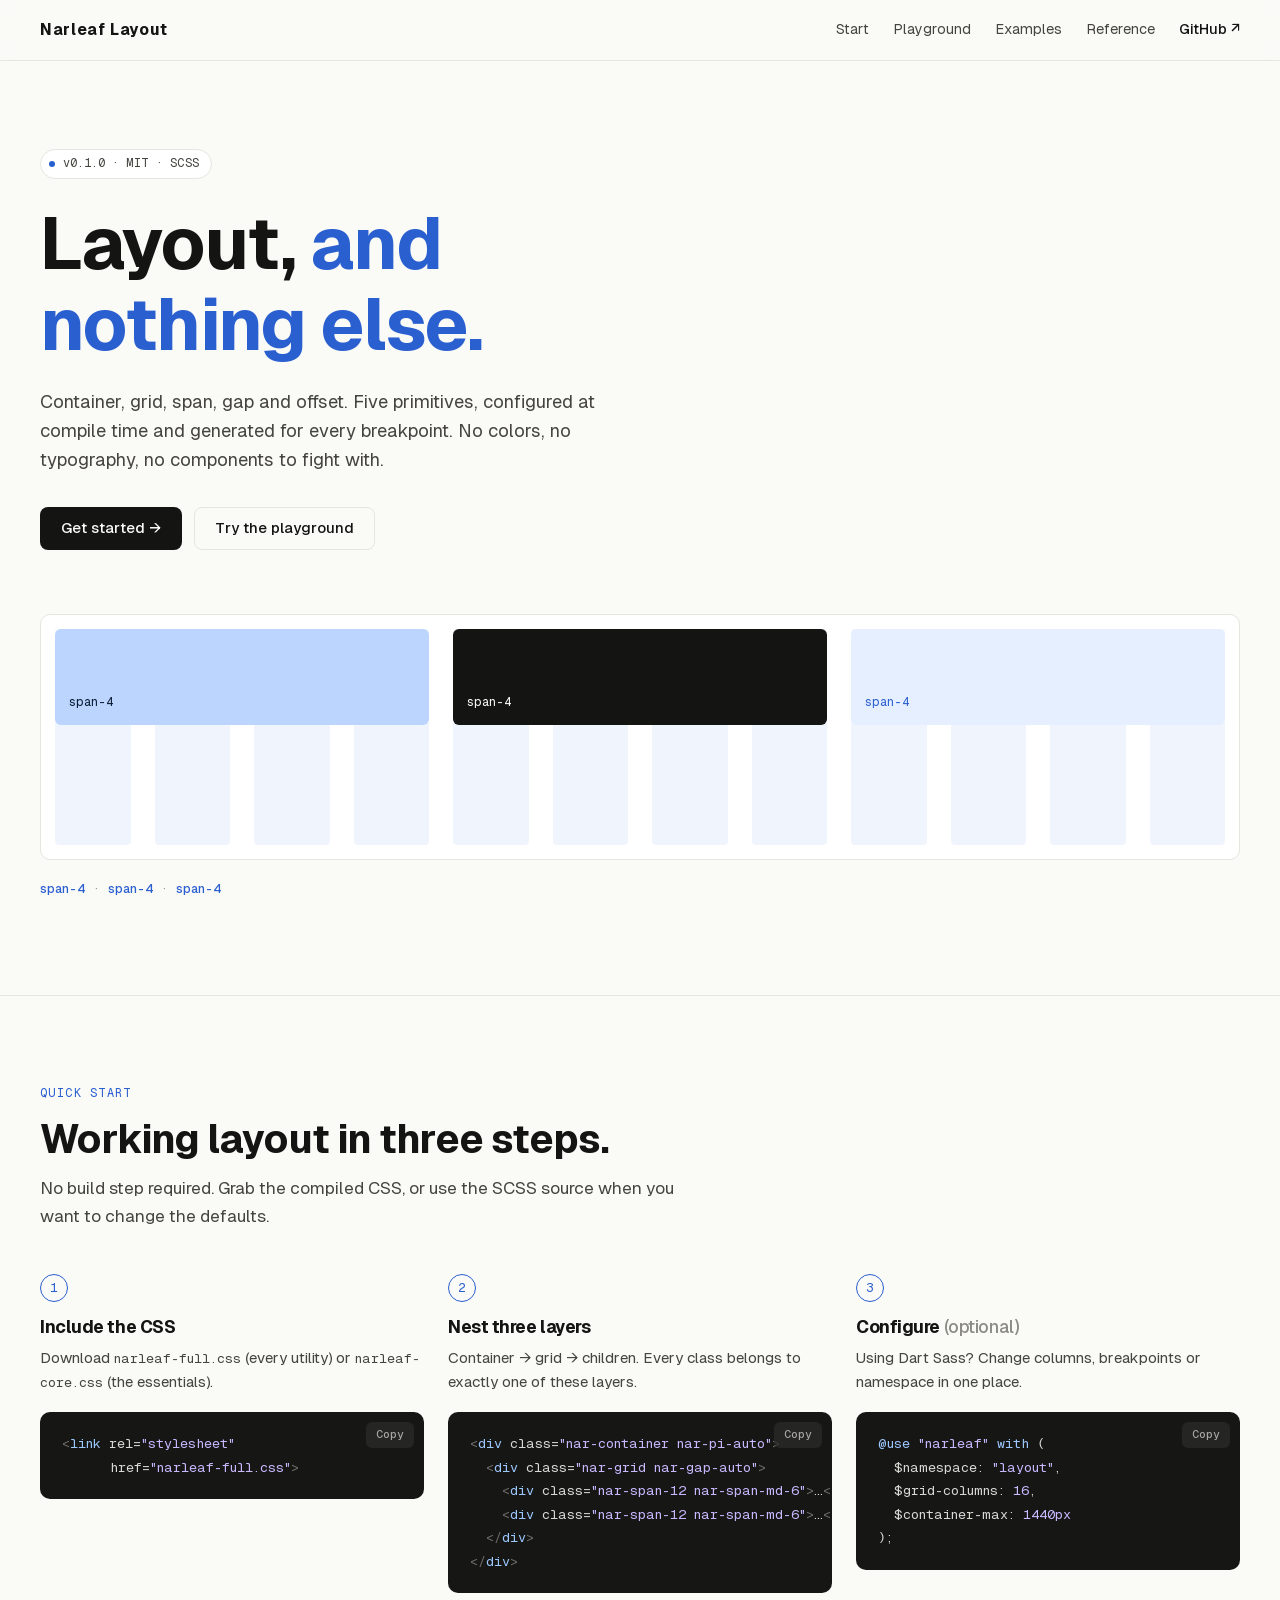
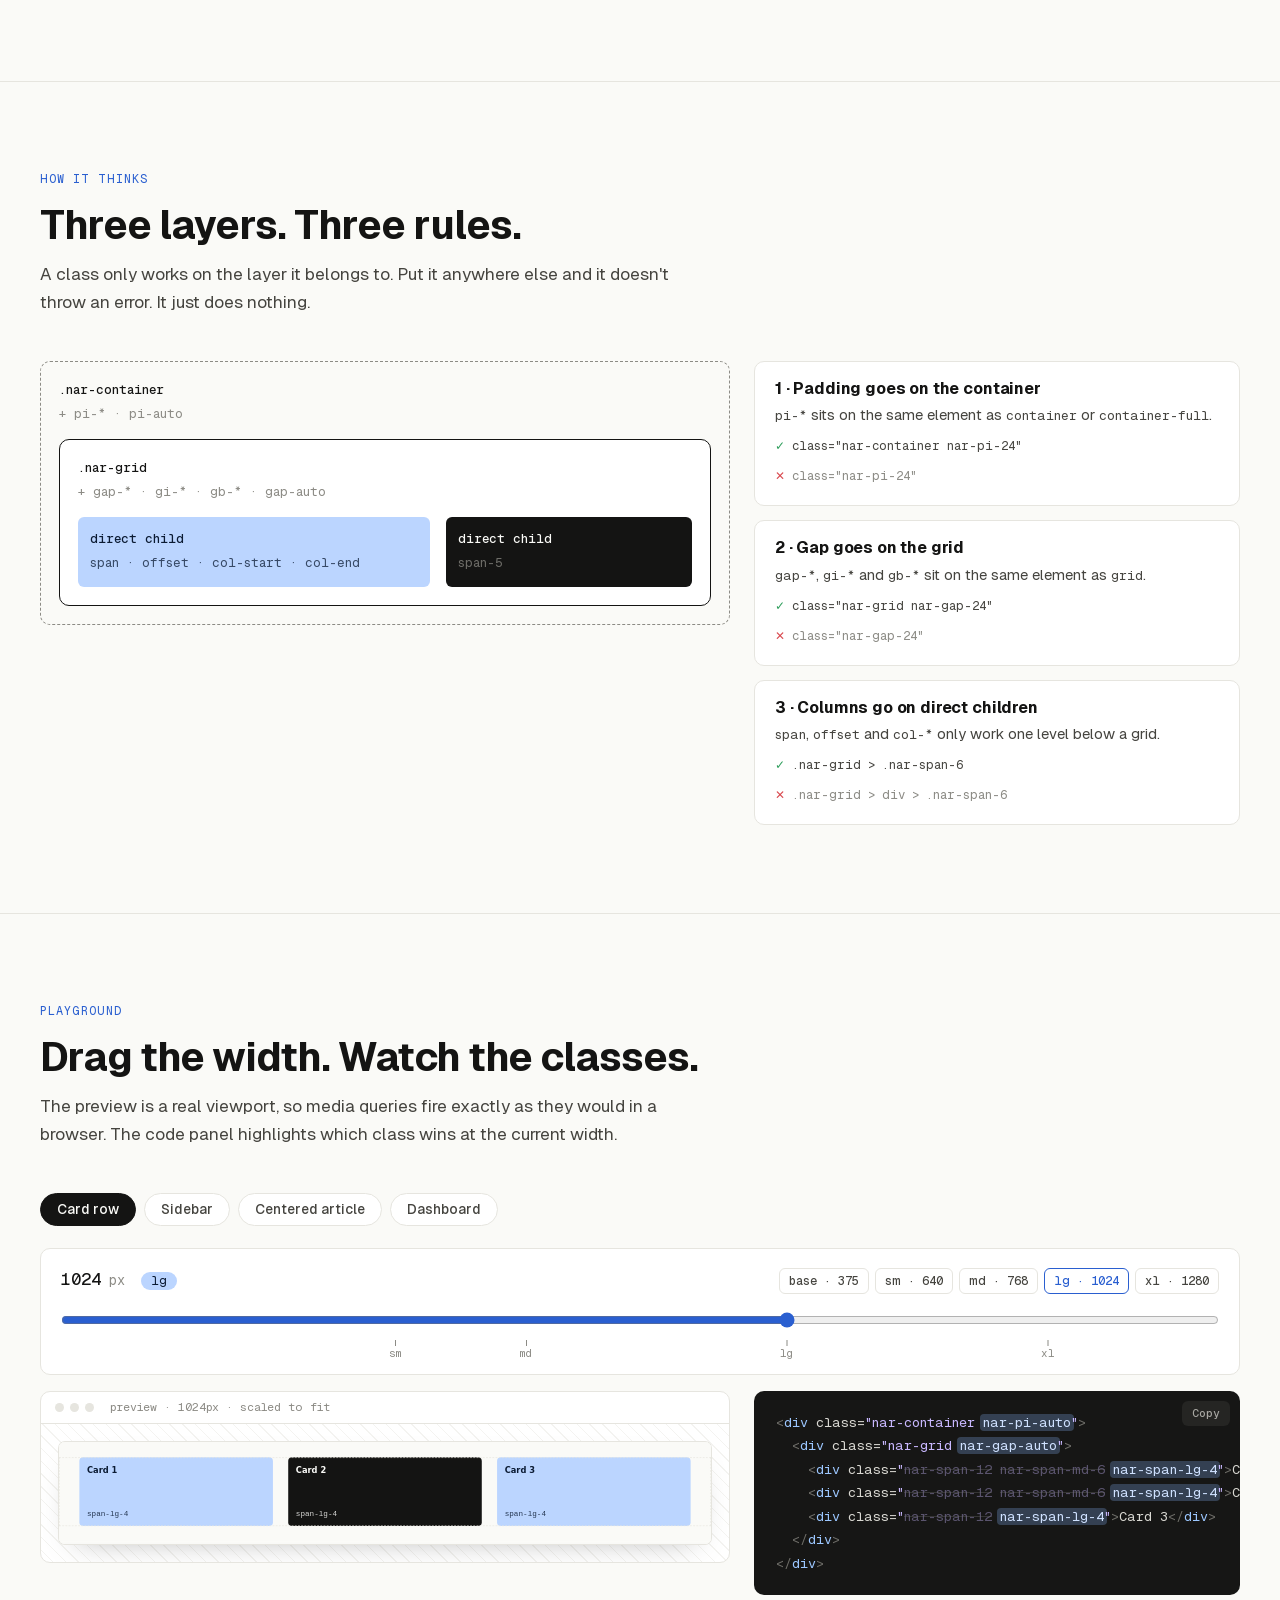
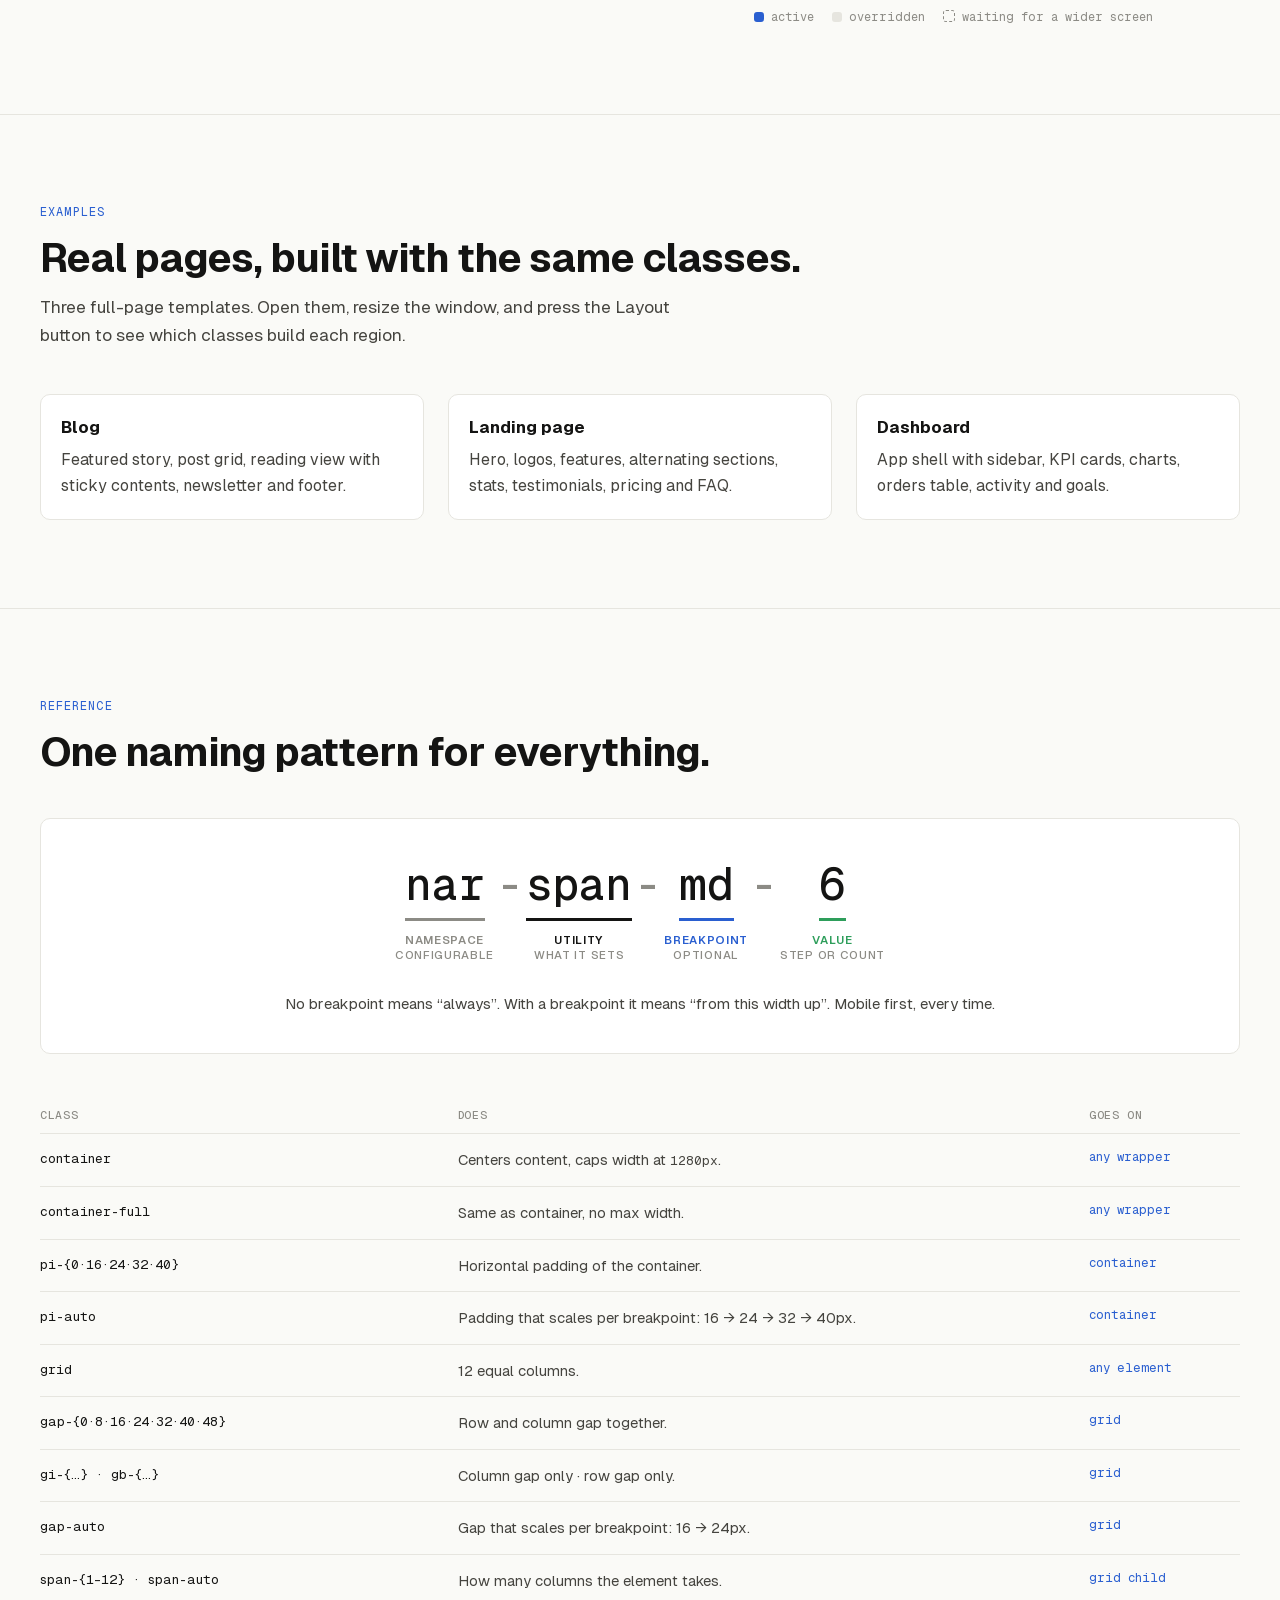
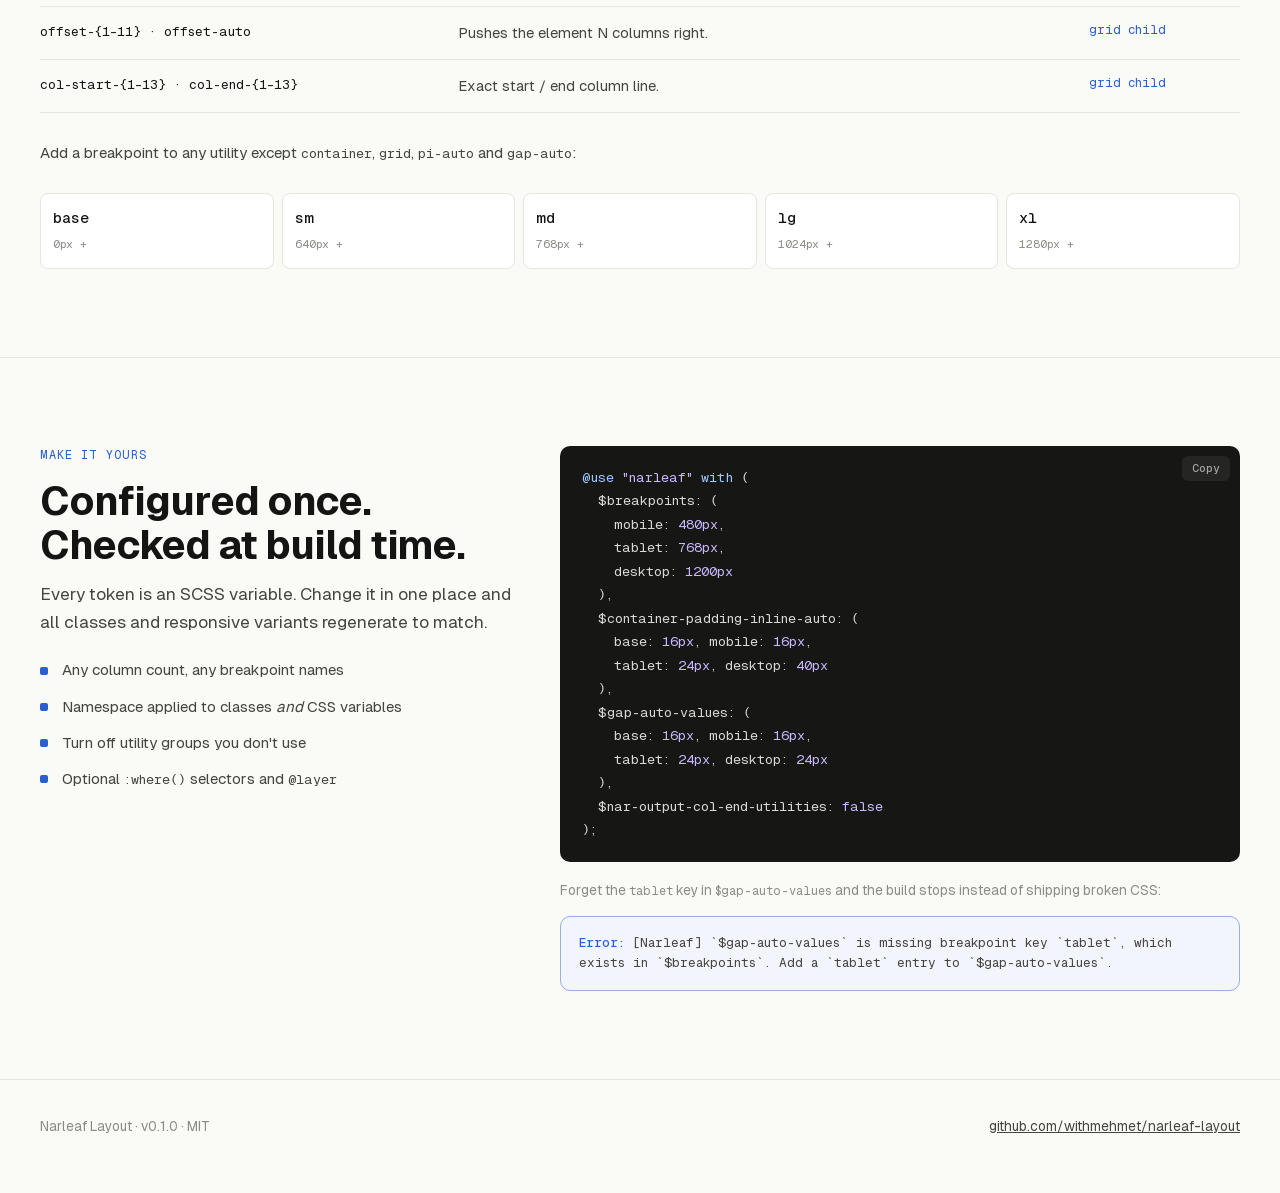
<file: index.html>
<!DOCTYPE html>
<html lang="en">
<head>
<meta charset="UTF-8">
<meta name="viewport" content="width=device-width, initial-scale=1">
<title>Narleaf Layout</title>
<link rel="icon" type="image/svg+xml" href="favicon.svg">
<link rel="canonical" href="https://withmehmet.github.io/narleaf-layout/">
<meta property="og:type" content="website">
<meta property="og:site_name" content="Narleaf Layout">
<meta property="og:title" content="Narleaf Layout">
<meta property="og:description" content="A minimal SCSS layout system: container, grid, span, gap and offset. Compile-time configurable.">
<meta property="og:url" content="https://withmehmet.github.io/narleaf-layout/">
<meta name="twitter:card" content="summary">
<meta name="description" content="Narleaf Layout: container, grid, span, gap and offset. A minimal, compile-time configurable SCSS layout system.">

<!-- Fonts are self-hosted (fonts/, SIL OFL 1.1): no third-party requests. -->
<link rel="preload" href="fonts/Geist-Variable.woff2" as="font" type="font/woff2" crossorigin>
<link rel="preload" href="fonts/GeistMono-Variable.woff2" as="font" type="font/woff2" crossorigin>

<!-- The library itself. This page's layout is built entirely with it. -->
<link rel="stylesheet" href="narleaf-full.css">

<style>
  /*
    Page chrome only: color, type, vertical rhythm, a little flex.
    Every container / grid / column decision on this page is a Narleaf class.
  */

  @font-face {
    font-family: "Geist";
    src: url("fonts/Geist-Variable.woff2") format("woff2");
    font-weight: 100 900;
    font-style: normal;
    font-display: swap;
  }
  @font-face {
    font-family: "Geist Mono";
    src: url("fonts/GeistMono-Variable.woff2") format("woff2");
    font-weight: 100 900;
    font-style: normal;
    font-display: swap;
  }

  :root {
    --bg:        #FAFAF7;
    --surface:   #FFFFFF;
    --line:      #E6E5DF;
    --muted:     #8C8B85;
    --text:      #45443F;
    --ink:       #141413;
    --accent:    #2A5FD0;   /* text, outlines, small marks */
    --accent-2:  #E6EFFF;   /* soft tint */
    --accent-fill: #BBD5FF; /* pastel fill; always paired with --accent-ink */
    --accent-ink:  #0B1B33;
    --code-bg:   #161615;
    --code-text: #D9D8D2;
    --code-dim:  #6F6E69;

    --font-sans: "Geist", -apple-system, "Segoe UI", sans-serif;
    --font-mono: "Geist Mono", ui-monospace, "Cascadia Code", monospace;
    --radius: 10px;
  }

  @media (prefers-color-scheme: dark) {
    :root {
      --bg:        #111110;
      --surface:   #1A1A19;
      --line:      #2A2A28;
      --muted:     #85847E;
      --text:      #C4C3BD;
      --ink:       #F4F3EE;
      --accent:    #8DB8FF;
      --accent-2:  #14233D;
      --accent-fill: #8DB8FF;
      --accent-ink:  #0B1B33;
      --code-bg:   #0B0B0A;
      --code-text: #D9D8D2;
      --code-dim:  #5E5D58;
    }
  }

  * { box-sizing: border-box; }
  html { scroll-behavior: smooth; scroll-padding-top: 72px; }

  body {
    margin: 0;
    background: var(--bg);
    color: var(--text);
    font-family: var(--font-sans);
    font-size: 16px;
    line-height: 1.6;
    -webkit-font-smoothing: antialiased;
  }

  h1, h2, h3 { color: var(--ink); margin: 0; letter-spacing: -0.025em; line-height: 1.1; }
  p { margin: 0; }
  a { color: inherit; }
  code { font-family: var(--font-mono); font-size: 0.88em; }
  :focus-visible { outline: 2px solid var(--accent); outline-offset: 3px; border-radius: 4px; }

  .flex-row { display: flex; align-items: center; gap: 12px; flex-wrap: wrap; }
  .flex-between { display: flex; align-items: center; justify-content: space-between; gap: 16px; }

  /* ---------- header ---------- */
  .site-header {
    position: sticky; top: 0; z-index: 10;
    background: color-mix(in srgb, var(--bg) 85%, transparent);
    backdrop-filter: blur(10px);
    border-bottom: 1px solid var(--line);
  }
  .site-header .flex-between { block-size: 60px; }
  .wordmark { font-weight: 700; color: var(--ink); text-decoration: none; letter-spacing: 0.04em; }
  .nav { display: flex; gap: 24px; font-size: 0.9rem; }
  .nav a { text-decoration: none; color: var(--text); }
  .nav a:hover { color: var(--ink); }
  .nav .nav-gh { color: var(--ink); font-weight: 500; }
  @media (max-width: 759px) { .nav .nav-hide-sm { display: none; } }

  /* ---------- sections ---------- */
  .section { padding-block: 88px; border-top: 1px solid var(--line); }
  .eyebrow {
    font-family: var(--font-mono); font-size: 0.75rem; letter-spacing: 0.08em;
    text-transform: uppercase; color: var(--accent); margin-bottom: 14px;
  }
  .section h2 { font-size: clamp(1.8rem, 3.6vw, 2.5rem); }
  .section .lead { margin-top: 14px; font-size: 1.08rem; max-inline-size: 58ch; }
  .section-body { margin-top: 44px; }

  .example-card {
    display: flex; flex-direction: column; gap: 6px;
    padding: 20px; border: 1px solid var(--line); border-radius: 10px;
    background: var(--surface); color: var(--text); text-decoration: none;
  }
  .example-card b { color: var(--ink); font-size: 1.05rem; }
  .example-card:hover, .example-card:focus-visible { border-color: var(--accent); }

  /* ---------- hero ---------- */
  .hero { padding-block: 88px 96px; }
  .badge {
    display: inline-flex; align-items: center; gap: 8px;
    font-family: var(--font-mono); font-size: 0.75rem; color: var(--text);
    border: 1px solid var(--line); border-radius: 999px; padding: 4px 12px 4px 8px;
    background: var(--surface);
  }
  .badge i { inline-size: 6px; block-size: 6px; border-radius: 50%; background: var(--accent); }
  .hero h1 { margin-top: 24px; font-size: clamp(2.6rem, 6.4vw, 4.6rem); font-weight: 700; max-inline-size: 13ch; }
  .hero h1 em { font-style: normal; color: var(--accent); }
  .hero .lead { margin-top: 22px; font-size: 1.15rem; max-inline-size: 46ch; }
  .hero-actions { margin-top: 32px; }

  .btn {
    display: inline-flex; align-items: center; gap: 8px;
    font: 500 0.93rem/1 var(--font-sans); text-decoration: none; cursor: pointer;
    padding: 13px 20px; border-radius: 8px; border: 1px solid transparent;
    transition: transform .15s ease, background .15s ease;
  }
  .btn:hover { transform: translateY(-1px); }
  .btn-primary { background: var(--ink); color: var(--bg); }
  .btn-ghost { background: transparent; color: var(--ink); border-color: var(--line); }
  .btn-ghost:hover { border-color: var(--muted); }

  .hero-stage { margin-top: 64px; }
  .hero-caption { margin-top: 18px; font-family: var(--font-mono); font-size: 0.82rem; color: var(--muted); min-block-size: 1.6em; transition: opacity .25s ease; }
  .hero-caption b { color: var(--accent); font-weight: 500; }

  /* live grid with a 12-column guide behind it */
  .guided { position: relative; padding: 14px; border: 1px solid var(--line); border-radius: var(--radius); background: var(--surface); }
  .guide { position: absolute; inset: 14px; pointer-events: none; }
  .guide > span { background: color-mix(in srgb, var(--accent) 7%, transparent); border-radius: 4px; }
  /* Reserve height for the tallest state (2 rows of cells) so cycling
     between 1-row and 2-row layouts never shifts the page below it. */
  .guided > .nar-grid:not(.guide) { position: relative; min-block-size: 216px; align-content: start; }

  .cell {
    min-block-size: 96px; border-radius: 6px; padding: 12px 14px;
    background: var(--accent-fill); color: var(--accent-ink);
    display: flex; align-items: flex-end;
    font-family: var(--font-mono); font-size: 0.78rem;
    overflow-wrap: anywhere;
  }
  .cell.alt { background: var(--ink); color: var(--bg); }
  .cell.soft { background: var(--accent-2); color: var(--accent); }

  /* ---------- code ---------- */
  .code {
    position: relative; background: var(--code-bg); color: var(--code-text);
    border-radius: var(--radius); font: 0.84rem/1.75 var(--font-mono);
    padding: 20px 22px; overflow-x: auto; white-space: pre; min-inline-size: 0;
  }
  .code .t { color: var(--code-dim); }
  .code .c { color: #C9B8FF; }
  .code .k { color: #9CC7FF; }
  .copy {
    position: absolute; top: 10px; right: 10px;
    font: 500 0.72rem/1 var(--font-mono); color: var(--code-text);
    background: #2A2A28; border: 0; border-radius: 6px; padding: 7px 10px; cursor: pointer;
    opacity: .75;
  }
  .copy:hover { opacity: 1; }
  @media (max-width: 639px) { .code:has(.copy) { padding-top: 48px; } }

  /* ---------- quick start ---------- */
  .step { min-inline-size: 0; }
  .step-num {
    font-family: var(--font-mono); font-size: 0.8rem; color: var(--accent);
    border: 1px solid var(--accent); border-radius: 999px;
    inline-size: 28px; block-size: 28px; display: grid; place-items: center;
  }
  .step h3 { font-size: 1.1rem; margin-top: 16px; }
  .step p { margin-top: 8px; font-size: 0.95rem; }
  .step .code { margin-top: 18px; }

  /* ---------- mental model ---------- */
  .model { font-family: var(--font-mono); font-size: 0.8rem; }
  .layer { border-radius: var(--radius); padding: 18px; position: relative; }
  .layer-tag { display: inline-block; font-weight: 500; color: var(--ink); margin-bottom: 4px; }
  .layer-hint { color: var(--muted); display: block; margin-bottom: 14px; }
  .layer-container { border: 1.5px dashed var(--muted); }
  .layer-grid { border: 1.5px solid var(--ink); background: var(--surface); }
  .layer-child { border-radius: 6px; background: var(--accent-fill); color: var(--accent-ink); padding: 12px; min-block-size: 70px; }
  .layer-child .layer-tag { color: var(--accent-ink); }
  .layer-child .layer-hint { color: var(--accent-ink); opacity: .75; margin: 0; }

  .rules { display: grid; gap: 14px; }
  .rule { background: var(--surface); border: 1px solid var(--line); border-radius: var(--radius); padding: 18px 20px; }
  .rule h3 { font-size: 1rem; letter-spacing: -0.01em; }
  .rule p { margin-top: 6px; font-size: 0.93rem; }
  .rule .ok, .rule .no { display: block; margin-top: 10px; font-family: var(--font-mono); font-size: 0.78rem; overflow-wrap: anywhere; }
  .rule .ok::before { content: "✓  "; color: #2E9E5B; }
  .rule .no { color: var(--muted); }
  .rule .no::before { content: "✕  "; color: #D9484E; }

  /* ---------- playground ---------- */
  .pg-presets { display: flex; gap: 8px; flex-wrap: wrap; }
  .chip {
    font: 500 0.85rem/1 var(--font-sans); color: var(--text); cursor: pointer;
    background: var(--surface); border: 1px solid var(--line); border-radius: 999px; padding: 9px 16px;
  }
  .chip:hover { border-color: var(--muted); }
  .chip[aria-pressed="true"] { background: var(--ink); color: var(--bg); border-color: var(--ink); }

  .pg-controls { margin-top: 22px; background: var(--surface); border: 1px solid var(--line); border-radius: var(--radius); padding: 18px 20px 12px; }
  .pg-readout { font-family: var(--font-mono); font-size: 0.85rem; color: var(--muted); }
  .pg-readout b { color: var(--ink); font-weight: 500; font-size: 1.05rem; }
  .pg-readout .bp-pill { color: var(--accent-ink); background: var(--accent-fill); border-radius: 999px; padding: 2px 10px; margin-left: 8px; font-size: 0.78rem; }
  .bp-jumps { display: flex; gap: 6px; flex-wrap: wrap; }
  .bp-jumps button {
    font: 500 0.75rem/1 var(--font-mono); color: var(--text); cursor: pointer;
    background: transparent; border: 1px solid var(--line); border-radius: 6px; padding: 6px 9px;
  }
  .bp-jumps button.is-active { color: var(--accent); border-color: var(--accent); }

  .slider-wrap { position: relative; margin-top: 16px; padding-bottom: 26px; }
  input[type="range"] { inline-size: 100%; accent-color: var(--accent); margin: 0; }
  .ticks { position: absolute; left: 0; right: 0; bottom: 0; block-size: 22px; font: 0.68rem/1 var(--font-mono); color: var(--muted); }
  .ticks span { position: absolute; transform: translateX(-50%); white-space: nowrap; padding-top: 8px; }
  .ticks span::before { content: ""; position: absolute; top: 0; left: 50%; block-size: 6px; border-left: 1px solid var(--muted); }

  .browser { margin-top: 16px; border: 1px solid var(--line); border-radius: var(--radius); overflow: hidden; background: var(--surface); }
  .browser-bar { display: flex; align-items: center; gap: 6px; padding: 10px 14px; border-bottom: 1px solid var(--line); }
  .browser-bar i { inline-size: 9px; block-size: 9px; border-radius: 50%; background: var(--line); }
  .browser-bar span { margin-left: 10px; font: 0.72rem/1 var(--font-mono); color: var(--muted); }
  .stage { padding: 18px; background: repeating-linear-gradient(45deg, transparent 0 8px, color-mix(in srgb, var(--line) 45%, transparent) 8px 9px); }
  .frame-box { position: relative; margin-inline: auto; overflow: hidden; border-radius: 6px; box-shadow: 0 0 0 1px var(--line), 0 12px 32px -18px rgba(0,0,0,.35); transition: width .08s linear; }
  .frame-box iframe { position: absolute; top: 0; left: 0; border: 0; transform-origin: top left; background: var(--bg); display: block; }

  .pg-code { min-inline-size: 0; }
  .tok { border-radius: 4px; padding: 1px 3px; margin: 0 -3px; transition: background .15s, color .15s, opacity .15s; }
  .tok.is-on { background: color-mix(in srgb, #8DB8FF 26%, transparent); color: #CFE1FF; }
  .tok.is-off { opacity: .38; text-decoration: line-through; text-decoration-color: rgba(255,255,255,.35); }
  .tok.is-wait { opacity: .38; }
  .legend { margin-top: 14px; display: flex; gap: 18px; flex-wrap: wrap; font: 0.75rem/1.4 var(--font-mono); color: var(--muted); }
  .legend span::before { content: ""; display: inline-block; inline-size: 10px; block-size: 10px; border-radius: 3px; margin-right: 7px; vertical-align: -1px; }
  .legend .l-on::before { background: var(--accent); }
  .legend .l-off::before { background: var(--line); }
  .legend .l-wait::before { border: 1px dashed var(--muted); }

  /* ---------- anatomy ---------- */
  .anatomy { background: var(--surface); border: 1px solid var(--line); border-radius: var(--radius); padding: 44px 24px 36px; text-align: center; }
  .anatomy-word { display: inline-flex; flex-wrap: wrap; justify-content: center; gap: 2px; font: 500 clamp(1.5rem, 5vw, 2.8rem)/1 var(--font-mono); color: var(--ink); }
  .part { display: inline-flex; flex-direction: column; align-items: center; gap: 12px; }
  .part-text { padding-bottom: 10px; border-bottom: 3px solid var(--c); }
  .part-label { font: 500 0.72rem/1.3 var(--font-sans); color: var(--muted); text-transform: uppercase; letter-spacing: .06em; }
  .part-label b { display: block; color: var(--c); font-weight: 600; }
  .sep { color: var(--muted); }
  .anatomy-note { margin-top: 30px; font-size: 0.95rem; }

  /* ---------- reference ---------- */
  .ref { inline-size: 100%; min-inline-size: 560px; border-collapse: collapse; font-size: 0.92rem; }
  .ref th { text-align: left; font: 500 0.72rem/1 var(--font-mono); text-transform: uppercase; letter-spacing: .06em; color: var(--muted); padding: 0 16px 12px 0; border-bottom: 1px solid var(--line); }
  .ref td { padding: 14px 16px 14px 0; border-bottom: 1px solid var(--line); vertical-align: top; }
  .ref td:first-child { font-family: var(--font-mono); font-size: 0.82rem; color: var(--ink); white-space: nowrap; }
  .ref .where { font-family: var(--font-mono); font-size: 0.78rem; color: var(--accent); white-space: nowrap; }
  .table-scroll { overflow-x: auto; }

  .bps { display: grid; grid-template-columns: repeat(auto-fit, minmax(104px, 1fr)); gap: 8px; margin-top: 28px; }
  .bp { border: 1px solid var(--line); border-radius: 8px; padding: 12px; background: var(--surface); font-family: var(--font-mono); }
  .bp b { display: block; color: var(--ink); font-size: 0.95rem; font-weight: 500; }
  .bp span { font-size: 0.72rem; color: var(--muted); }

  /* ---------- customize ---------- */
  .error {
    margin-top: 14px; border-radius: var(--radius); padding: 16px 18px;
    border: 1px solid color-mix(in srgb, var(--accent) 40%, var(--line));
    background: color-mix(in srgb, var(--accent) 6%, var(--surface));
    font: 0.8rem/1.6 var(--font-mono); color: var(--text); overflow-wrap: anywhere;
  }
  .error b { color: var(--accent); font-weight: 500; }
  .feature-list { list-style: none; padding: 0; margin: 22px 0 0; display: grid; gap: 12px; }
  .feature-list li { padding-left: 22px; position: relative; font-size: 0.95rem; }
  .feature-list li::before { content: ""; position: absolute; left: 0; top: .55em; inline-size: 8px; block-size: 8px; border-radius: 2px; background: var(--accent); }

  /* ---------- footer ---------- */
  .site-footer { border-top: 1px solid var(--line); padding-block: 36px 56px; font-size: 0.85rem; color: var(--muted); }
  .site-footer a { color: var(--text); }

  @media (prefers-reduced-motion: reduce) {
    html { scroll-behavior: auto; }
    * { transition: none !important; animation: none !important; }
  }
</style>
</head>
<body>

<!-- ============ HEADER ============ -->
<header class="site-header">
  <div class="nar-container nar-pi-auto flex-between">
    <a class="wordmark" href="#top">Narleaf Layout</a>
    <nav class="nav" aria-label="Sections">
      <a class="nav-hide-sm" href="#start">Start</a>
      <a class="nav-hide-sm" href="#playground">Playground</a>
      <a class="nav-hide-sm" href="#examples">Examples</a>
      <a class="nav-hide-sm" href="#reference">Reference</a>
      <a class="nav-gh" href="https://github.com/withmehmet/narleaf-layout" target="_blank" rel="noopener">GitHub ↗</a>
    </nav>
  </div>
</header>

<main id="top">

<!-- ============ HERO ============ -->
<section class="hero">
  <div class="nar-container nar-pi-auto">
    <span class="badge"><i></i>v0.1.0 · MIT · SCSS</span>
    <h1>Layout, <em>and nothing else.</em></h1>
    <p class="lead">
      Container, grid, span, gap and offset. Five primitives, configured at compile time
      and generated for every breakpoint. No colors, no typography, no components to fight with.
    </p>
    <div class="hero-actions flex-row">
      <a class="btn btn-primary" href="#start">Get started →</a>
      <a class="btn btn-ghost" href="#playground">Try the playground</a>
    </div>

    <div class="hero-stage">
      <div class="guided">
        <div class="nar-grid nar-gap-auto guide" aria-hidden="true" data-guide></div>
        <div class="nar-grid nar-gap-auto" id="hero-grid">
          <div class="cell"></div>
          <div class="cell alt"></div>
          <div class="cell soft"></div>
        </div>
      </div>
      <p class="hero-caption" id="hero-caption" aria-live="polite"></p>
    </div>
  </div>
</section>

<!-- ============ QUICK START ============ -->
<section class="section" id="start">
  <div class="nar-container nar-pi-auto">
    <p class="eyebrow">Quick start</p>
    <h2>Working layout in three steps.</h2>
    <p class="lead">No build step required. Grab the compiled CSS, or use the SCSS source when you want to change the defaults.</p>

    <div class="nar-grid nar-gap-auto section-body">
      <div class="step nar-span-12 nar-span-lg-4">
        <span class="step-num">1</span>
        <h3>Include the CSS</h3>
        <p>Download <code>narleaf-full.css</code> (every utility) or <code>narleaf-core.css</code> (the essentials).</p>
<div class="code"><button class="copy" type="button">Copy</button><span class="t">&lt;</span><span class="k">link</span> rel=<span class="c">"stylesheet"</span>
      href=<span class="c">"narleaf-full.css"</span><span class="t">&gt;</span></div>
      </div>

      <div class="step nar-span-12 nar-span-md-6 nar-span-lg-4">
        <span class="step-num">2</span>
        <h3>Nest three layers</h3>
        <p>Container → grid → children. Every class belongs to exactly one of these layers.</p>
<div class="code"><button class="copy" type="button">Copy</button><span class="t">&lt;</span><span class="k">div</span> class=<span class="c">"nar-container nar-pi-auto"</span><span class="t">&gt;</span>
  <span class="t">&lt;</span><span class="k">div</span> class=<span class="c">"nar-grid nar-gap-auto"</span><span class="t">&gt;</span>
    <span class="t">&lt;</span><span class="k">div</span> class=<span class="c">"nar-span-12 nar-span-md-6"</span><span class="t">&gt;</span>…<span class="t">&lt;/</span><span class="k">div</span><span class="t">&gt;</span>
    <span class="t">&lt;</span><span class="k">div</span> class=<span class="c">"nar-span-12 nar-span-md-6"</span><span class="t">&gt;</span>…<span class="t">&lt;/</span><span class="k">div</span><span class="t">&gt;</span>
  <span class="t">&lt;/</span><span class="k">div</span><span class="t">&gt;</span>
<span class="t">&lt;/</span><span class="k">div</span><span class="t">&gt;</span></div>
      </div>

      <div class="step nar-span-12 nar-span-md-6 nar-span-lg-4">
        <span class="step-num">3</span>
        <h3>Configure <span style="color:var(--muted);font-weight:500">(optional)</span></h3>
        <p>Using Dart Sass? Change columns, breakpoints or namespace in one place.</p>
<div class="code"><button class="copy" type="button">Copy</button><span class="k">@use</span> <span class="c">"narleaf"</span> <span class="k">with</span> (
  $namespace: <span class="c">"layout"</span>,
  $grid-columns: <span class="c">16</span>,
  $container-max: <span class="c">1440px</span>
);</div>
      </div>
    </div>
  </div>
</section>

<!-- ============ MENTAL MODEL ============ -->
<section class="section" id="model">
  <div class="nar-container nar-pi-auto">
    <p class="eyebrow">How it thinks</p>
    <h2>Three layers. Three rules.</h2>
    <p class="lead">A class only works on the layer it belongs to. Put it anywhere else and it doesn't throw an error. It just does nothing.</p>

    <div class="nar-grid nar-gap-auto section-body">
      <div class="nar-span-12 nar-span-lg-7 model" aria-hidden="true">
        <div class="layer layer-container">
          <span class="layer-tag">.nar-container</span>
          <span class="layer-hint">+ pi-* · pi-auto</span>
          <div class="layer layer-grid">
            <span class="layer-tag">.nar-grid</span>
            <span class="layer-hint">+ gap-* · gi-* · gb-* · gap-auto</span>
            <div class="nar-grid nar-gap-16">
              <div class="layer-child nar-span-12 nar-span-sm-7"><span class="layer-tag">direct child</span><span class="layer-hint">span · offset · col-start · col-end</span></div>
              <div class="layer-child nar-span-12 nar-span-sm-5" style="background:var(--ink)"><span class="layer-tag" style="color:var(--bg)">direct child</span><span class="layer-hint" style="color:var(--muted)">span-5</span></div>
            </div>
          </div>
        </div>
      </div>

      <div class="nar-span-12 nar-span-lg-5 rules">
        <div class="rule">
          <h3>1 · Padding goes on the container</h3>
          <p><code>pi-*</code> sits on the same element as <code>container</code> or <code>container-full</code>.</p>
          <span class="ok">class="nar-container nar-pi-24"</span>
          <span class="no">class="nar-pi-24"</span>
        </div>
        <div class="rule">
          <h3>2 · Gap goes on the grid</h3>
          <p><code>gap-*</code>, <code>gi-*</code> and <code>gb-*</code> sit on the same element as <code>grid</code>.</p>
          <span class="ok">class="nar-grid nar-gap-24"</span>
          <span class="no">class="nar-gap-24"</span>
        </div>
        <div class="rule">
          <h3>3 · Columns go on direct children</h3>
          <p><code>span</code>, <code>offset</code> and <code>col-*</code> only work one level below a grid.</p>
          <span class="ok">.nar-grid &gt; .nar-span-6</span>
          <span class="no">.nar-grid &gt; div &gt; .nar-span-6</span>
        </div>
      </div>
    </div>
  </div>
</section>

<!-- ============ PLAYGROUND ============ -->
<section class="section" id="playground">
  <div class="nar-container nar-pi-auto">
    <p class="eyebrow">Playground</p>
    <h2>Drag the width. Watch the classes.</h2>
    <p class="lead">The preview is a real viewport, so media queries fire exactly as they would in a browser. The code panel highlights which class wins at the current width.</p>

    <div class="section-body">
      <div class="pg-presets" role="group" aria-label="Layout presets" id="presets"></div>

      <div class="pg-controls">
        <div class="flex-between" style="flex-wrap:wrap">
          <p class="pg-readout" aria-live="polite"><b id="pg-width">1024</b> px <span class="bp-pill" id="pg-bp">lg</span></p>
          <div class="bp-jumps" id="bp-jumps"></div>
        </div>
        <div class="slider-wrap">
          <input type="range" id="pg-slider" min="320" max="1440" value="1024" aria-label="Preview viewport width">
          <div class="ticks" id="ticks" aria-hidden="true"></div>
        </div>
      </div>

      <div class="nar-grid nar-gap-auto" style="margin-top:16px">
        <div class="nar-span-12 nar-span-xl-7" style="min-inline-size:0">
          <div class="browser" style="margin-top:0">
            <div class="browser-bar" aria-hidden="true"><i></i><i></i><i></i><span id="pg-url">preview · 1024px</span></div>
            <div class="stage" id="stage">
              <div class="frame-box" id="frame-box">
                <iframe id="pg-frame" title="Layout preview" loading="lazy"></iframe>
              </div>
            </div>
          </div>
        </div>
        <div class="pg-code nar-span-12 nar-span-xl-5">
          <div class="code" id="pg-code"><button class="copy" type="button">Copy</button></div>
          <div class="legend">
            <span class="l-on">active</span>
            <span class="l-off">overridden</span>
            <span class="l-wait">waiting for a wider screen</span>
          </div>
        </div>
      </div>
    </div>
  </div>
</section>

<!-- ============ EXAMPLES ============ -->
<section class="section" id="examples">
  <div class="nar-container nar-pi-auto">
    <p class="eyebrow">Examples</p>
    <h2>Real pages, built with the same classes.</h2>
    <p class="lead">Three full-page templates. Open them, resize the window, and press the Layout button to see which classes build each region.</p>

    <div class="nar-grid nar-gap-auto section-body">
      <a class="example-card nar-span-12 nar-span-md-4" href="examples/blog.html">
        <b>Blog</b>
        <span>Featured story, post grid, reading view with sticky contents, newsletter and footer.</span>
      </a>
      <a class="example-card nar-span-12 nar-span-md-4" href="examples/landing.html">
        <b>Landing page</b>
<span>Hero, logos, features, alternating sections, stats, testimonials, pricing and FAQ.</span>
      </a>
      <a class="example-card nar-span-12 nar-span-md-4" href="examples/dashboard.html">
        <b>Dashboard</b>
        <span>App shell with sidebar, KPI cards, charts, orders table, activity and goals.</span>
      </a>
    </div>
  </div>
</section>

<!-- ============ ANATOMY + REFERENCE ============ -->
<section class="section" id="reference">
  <div class="nar-container nar-pi-auto">
    <p class="eyebrow">Reference</p>
    <h2>One naming pattern for everything.</h2>

    <div class="anatomy section-body">
      <div class="anatomy-word" aria-label="nar-span-md-6">
        <span class="part" style="--c:var(--muted)"><span class="part-text">nar</span><span class="part-label"><b>namespace</b>configurable</span></span>
        <span class="sep">-</span>
        <span class="part" style="--c:var(--ink)"><span class="part-text">span</span><span class="part-label"><b>utility</b>what it sets</span></span>
        <span class="sep">-</span>
        <span class="part" style="--c:var(--accent)"><span class="part-text">md</span><span class="part-label"><b>breakpoint</b>optional</span></span>
        <span class="sep">-</span>
        <span class="part" style="--c:#2E9E5B"><span class="part-text">6</span><span class="part-label"><b>value</b>step or count</span></span>
      </div>
      <p class="anatomy-note">No breakpoint means “always”. With a breakpoint it means “from this width up”. Mobile first, every time.</p>
    </div>

    <div class="nar-grid nar-gap-auto" style="margin-top:56px">
      <div class="nar-span-12 table-scroll">
        <table class="ref">
          <thead><tr><th>Class</th><th>Does</th><th>Goes on</th></tr></thead>
          <tbody>
            <tr><td>container</td><td>Centers content, caps width at <code>1280px</code>.</td><td class="where">any wrapper</td></tr>
            <tr><td>container-full</td><td>Same as container, no max width.</td><td class="where">any wrapper</td></tr>
            <tr><td>pi-{0·16·24·32·40}</td><td>Horizontal padding of the container.</td><td class="where">container</td></tr>
            <tr><td>pi-auto</td><td>Padding that scales per breakpoint: 16 → 24 → 32 → 40px.</td><td class="where">container</td></tr>
            <tr><td>grid</td><td>12 equal columns.</td><td class="where">any element</td></tr>
            <tr><td>gap-{0·8·16·24·32·40·48}</td><td>Row and column gap together.</td><td class="where">grid</td></tr>
            <tr><td>gi-{…} · gb-{…}</td><td>Column gap only · row gap only.</td><td class="where">grid</td></tr>
            <tr><td>gap-auto</td><td>Gap that scales per breakpoint: 16 → 24px.</td><td class="where">grid</td></tr>
            <tr><td>span-{1–12} · span-auto</td><td>How many columns the element takes.</td><td class="where">grid child</td></tr>
            <tr><td>offset-{1–11} · offset-auto</td><td>Pushes the element N columns right.</td><td class="where">grid child</td></tr>
            <tr><td>col-start-{1–13} · col-end-{1–13}</td><td>Exact start / end column line.</td><td class="where">grid child</td></tr>
          </tbody>
        </table>
      </div>
    </div>

    <p style="margin-top:28px;font-size:.95rem">Add a breakpoint to any utility except <code>container</code>, <code>grid</code>, <code>pi-auto</code> and <code>gap-auto</code>:</p>
    <div class="bps">
      <div class="bp"><b>base</b><span>0px +</span></div>
      <div class="bp"><b>sm</b><span>640px +</span></div>
      <div class="bp"><b>md</b><span>768px +</span></div>
      <div class="bp"><b>lg</b><span>1024px +</span></div>
      <div class="bp"><b>xl</b><span>1280px +</span></div>
    </div>
  </div>
</section>

<!-- ============ CUSTOMIZE ============ -->
<section class="section" id="customize">
  <div class="nar-container nar-pi-auto">
    <div class="nar-grid nar-gap-auto nar-gap-lg-48">
      <div class="nar-span-12 nar-span-lg-5">
        <p class="eyebrow">Make it yours</p>
        <h2>Configured once. Checked at build time.</h2>
        <p class="lead">Every token is an SCSS variable. Change it in one place and all classes and responsive variants regenerate to match.</p>
        <ul class="feature-list">
          <li>Any column count, any breakpoint names</li>
          <li>Namespace applied to classes <em>and</em> CSS variables</li>
          <li>Turn off utility groups you don't use</li>
          <li>Optional <code>:where()</code> selectors and <code>@layer</code></li>
        </ul>
      </div>
      <div class="nar-span-12 nar-span-lg-7" style="min-inline-size:0">
<div class="code"><button class="copy" type="button">Copy</button><span class="k">@use</span> <span class="c">"narleaf"</span> <span class="k">with</span> (
  $breakpoints: (
    mobile: <span class="c">480px</span>,
    tablet: <span class="c">768px</span>,
    desktop: <span class="c">1200px</span>
  ),
  $container-padding-inline-auto: (
    base: <span class="c">16px</span>, mobile: <span class="c">16px</span>,
    tablet: <span class="c">24px</span>, desktop: <span class="c">40px</span>
  ),
  $gap-auto-values: (
    base: <span class="c">16px</span>, mobile: <span class="c">16px</span>,
    tablet: <span class="c">24px</span>, desktop: <span class="c">24px</span>
  ),
  $nar-output-col-end-utilities: <span class="c">false</span>
);</div>
        <p style="margin-top:18px;font-size:.85rem;color:var(--muted)">Forget the <code>tablet</code> key in <code>$gap-auto-values</code> and the build stops instead of shipping broken CSS:</p>
        <div class="error"><b>Error:</b> [Narleaf] `$gap-auto-values` is missing breakpoint key `tablet`, which exists in `$breakpoints`. Add a `tablet` entry to `$gap-auto-values`.</div>
      </div>
    </div>
  </div>
</section>

</main>

<footer class="site-footer">
  <div class="nar-container nar-pi-auto flex-between" style="flex-wrap:wrap">
    <span>Narleaf Layout · v0.1.0 · MIT</span>
    <a href="https://github.com/withmehmet/narleaf-layout" target="_blank" rel="noopener">github.com/withmehmet/narleaf-layout</a>
  </div>
</footer>

<script>
(() => {
  const BREAKPOINTS = [['sm', 640], ['md', 768], ['lg', 1024], ['xl', 1280]];
  const reduceMotion = matchMedia('(prefers-reduced-motion: reduce)').matches;

  /* ---------- 12-column guides ---------- */
  document.querySelectorAll('[data-guide]').forEach(guide => {
    guide.innerHTML = '<span class="nar-span-1"></span>'.repeat(12);
  });

  /* ---------- copy buttons ---------- */
  document.querySelectorAll('.copy').forEach(btn => {
    btn.addEventListener('click', async () => {
      const text = btn.parentElement.innerText.replace(btn.innerText, '').trim();
      try { await navigator.clipboard.writeText(text); btn.textContent = 'Copied'; }
      catch { btn.textContent = 'Press Ctrl+C'; }
      setTimeout(() => (btn.textContent = 'Copy'), 1400);
    });
  });

  /* ---------- hero: a live grid cycling through layouts ---------- */
  const HERO_STATES = [
    ['span-4', 'span-4', 'span-4'],
    ['span-8', 'span-4', 'span-12'],
    ['span-3', 'span-6', 'span-3'],
    ['span-6 offset-3', 'span-5', 'span-7'],
  ];
  const heroCells = [...document.querySelectorAll('#hero-grid .cell')];
  const heroCaption = document.getElementById('hero-caption');
  let heroIndex = 0;

  function applyHeroState(index) {
    heroCells.forEach((cell, i) => {
      const classes = HERO_STATES[index][i].split(' ');
      cell.className = cell.className.replace(/\bnar-\S+/g, '').trim();
      classes.forEach(c => cell.classList.add('nar-' + c));
      cell.textContent = classes.join(' ');
    });
    heroCaption.innerHTML = HERO_STATES[index].map(s => '<b>' + s + '</b>').join('  ·  ');
  }

  function animateHero() {
    const first = heroCells.map(c => c.getBoundingClientRect());
    heroIndex = (heroIndex + 1) % HERO_STATES.length;
    applyHeroState(heroIndex);
    heroCells.forEach((cell, i) => {
      const last = cell.getBoundingClientRect();
      const dx = first[i].left - last.left, dy = first[i].top - last.top;
      const sx = first[i].width / last.width, sy = first[i].height / last.height;
      cell.animate(
        [{ transformOrigin: 'top left', transform: `translate(${dx}px, ${dy}px) scale(${sx}, ${sy})` },
         { transformOrigin: 'top left', transform: 'none' }],
        { duration: 600, easing: 'cubic-bezier(.2,.8,.2,1)' }
      );
    });
  }

  applyHeroState(0);
  if (!reduceMotion) setInterval(animateHero, 2800);

  /* ---------- playground ---------- */
  // Each preset is the single source for both the preview markup and the code panel.
  const PRESETS = {
    'Card row': {
      container: 'nar-container nar-pi-auto',
      grid: 'nar-grid nar-gap-auto',
      items: [
        ['Card 1', 'nar-span-12 nar-span-md-6 nar-span-lg-4'],
        ['Card 2', 'nar-span-12 nar-span-md-6 nar-span-lg-4'],
        ['Card 3', 'nar-span-12 nar-span-lg-4'],
      ],
    },
    'Sidebar': {
      container: 'nar-container nar-pi-auto',
      grid: 'nar-grid nar-gap-16 nar-gap-lg-32',
      items: [
        ['Sidebar', 'nar-span-12 nar-span-lg-3', 'tall'],
        ['Main', 'nar-span-12 nar-span-lg-9', 'tall'],
      ],
    },
    'Centered article': {
      container: 'nar-container nar-pi-auto',
      grid: 'nar-grid nar-gap-auto',
      items: [
        ['Article', 'nar-span-12 nar-span-md-8 nar-offset-md-2 nar-span-lg-6 nar-offset-lg-3', 'tall'],
      ],
    },
    'Dashboard': {
      container: 'nar-container-full nar-pi-auto',
      grid: 'nar-grid nar-gap-auto',
      items: [
        ['KPI', 'nar-span-6 nar-span-lg-3'],
        ['KPI', 'nar-span-6 nar-span-lg-3'],
        ['KPI', 'nar-span-6 nar-span-lg-3'],
        ['KPI', 'nar-span-6 nar-span-lg-3'],
        ['Chart', 'nar-span-12 nar-span-xl-8', 'tall'],
        ['Activity', 'nar-span-12 nar-span-xl-4', 'tall'],
      ],
    },
  };

  const UTILITY_RE = /^nar-(span|offset|col-start|col-end|gap|gi|gb|pi)-(?:(sm|md|lg|xl)-)?(.+)$/;
  const minWidthOf = bp => (bp ? BREAKPOINTS.find(([name]) => name === bp)[1] : 0);

  // For one element's class list at a given viewport width, returns each class's state:
  // 'on' (wins its utility group), 'off' (applies but is overridden), 'wait' (breakpoint not reached)
  // or 'plain' (not breakpoint-dependent).
  function classStates(classList, width) {
    const parsed = classList.split(' ').map(name => {
      const m = name.match(UTILITY_RE);
      return m ? { name, group: m[1], min: minWidthOf(m[2]) } : { name, group: null };
    });
    const winners = {};
    parsed.forEach((p, i) => {
      if (!p.group || p.min > width) return;
      const current = winners[p.group];
      if (current === undefined || parsed[current].min <= p.min) winners[p.group] = i;
    });
    return parsed.map((p, i) => ({
      name: p.name,
      state: !p.group ? 'plain' : p.min > width ? 'wait' : winners[p.group] === i ? 'on' : 'off',
    }));
  }

  const frame = document.getElementById('pg-frame');
  const frameBox = document.getElementById('frame-box');
  const stage = document.getElementById('stage');
  const slider = document.getElementById('pg-slider');
  const codeEl = document.getElementById('pg-code');
  const widthEl = document.getElementById('pg-width');
  const bpEl = document.getElementById('pg-bp');
  const urlEl = document.getElementById('pg-url');
  const presetsEl = document.getElementById('presets');
  const jumpsEl = document.getElementById('bp-jumps');
  const ticksEl = document.getElementById('ticks');

  let presetName = 'Card row';
  // Start small screens on a phone-sized preview; a scaled-down desktop would be unreadable there.
  let frameWidth = stage.clientWidth < 640 ? 375 : +slider.value;
  let frameHeight = 320;

  const escapeHtml = s => s.replace(/&/g, '&amp;').replace(/</g, '&lt;').replace(/>/g, '&gt;');

  function frameDocument(preset) {
    const items = preset.items.map(([label, cls, size], i) =>
      `<div class="${cls} item${size ? ' ' + size : ''}${i % 3 === 1 ? ' alt' : ''}" data-id="${i}"><strong>${escapeHtml(label)}</strong><span class="meta"></span></div>`
    ).join('');
    return `<!DOCTYPE html><html><head><meta charset="utf-8">
<link rel="stylesheet" href="narleaf-full.css">
<style>
  :root{--bg:#FAFAF7;--accent:#BBD5FF;--on-accent:#0B1B33;--ink:#141413;--line:#E6E5DF}
  @media (prefers-color-scheme:dark){:root{--bg:#111110;--accent:#8DB8FF;--on-accent:#0B1B33;--ink:#F4F3EE;--line:#2A2A28}}
  html,body{margin:0;background:var(--bg)}
  body{padding-block:24px;font-family:"Geist Mono",ui-monospace,monospace}
  .wrap{outline:1px dashed var(--line);outline-offset:-1px}
  .item{min-block-size:84px;border-radius:6px;background:var(--accent);color:var(--on-accent);padding:12px;display:flex;flex-direction:column;justify-content:space-between;gap:8px;font-size:12px}
  .item.alt{background:var(--ink);color:var(--bg)}
  .item.tall{min-block-size:180px}
  .item strong{font-weight:600;font-family:system-ui,sans-serif;font-size:13px}
  .meta{opacity:.85;overflow-wrap:anywhere}
</style></head><body>
<div class="${preset.container} wrap"><div class="${preset.grid}">${items}</div></div>
<script>
  // offsetHeight of <html> is the content height; scrollHeight would never shrink below the viewport.
  const report = () => parent.postMessage({ narFrame: true, height: document.documentElement.offsetHeight }, '*');
  new ResizeObserver(report).observe(document.body);
  addEventListener('message', e => {
    if (!e.data || !e.data.labels) return;
    for (const [id, text] of Object.entries(e.data.labels)) {
      const el = document.querySelector('[data-id="' + id + '"] .meta');
      if (el) el.textContent = text;
    }
  });
<\/script></body></html>`;
  }

  function renderCode(preset, width) {
    const attr = cls => {
      const toks = classStates(cls, width)
        .map(({ name, state }) => `<span class="tok is-${state}">${name}</span>`).join(' ');
      return `class=<span class="c">"${toks}"</span>`;
    };
    const open = (cls, indent) => `${indent}<span class="t">&lt;</span><span class="k">div</span> ${attr(cls)}<span class="t">&gt;</span>`;
    const close = indent => `${indent}<span class="t">&lt;/</span><span class="k">div</span><span class="t">&gt;</span>`;
    const lines = [
      open(preset.container, ''),
      open(preset.grid, '  '),
      ...preset.items.map(([label, cls]) => open(cls, '    ') + escapeHtml(label) + close('')),
      close('  '),
      close(''),
    ];
    const copyBtn = codeEl.querySelector('.copy');
    codeEl.innerHTML = lines.join('\n');
    codeEl.prepend(copyBtn);
  }

  function sendLabels() {
    const preset = PRESETS[presetName];
    const labels = {};
    preset.items.forEach(([, cls], i) => {
      labels[i] = classStates(cls, frameWidth)
        .filter(t => t.state === 'on').map(t => t.name.replace('nar-', '')).join(' ');
    });
    frame.contentWindow && frame.contentWindow.postMessage({ labels }, '*');
  }

  function activeBreakpoint(width) {
    let active = 'base';
    BREAKPOINTS.forEach(([name, min]) => { if (width >= min) active = name; });
    return active;
  }

  function layoutFrame() {
    const available = stage.clientWidth - 36;
    const scale = Math.min(1, available / frameWidth);
    frame.style.width = frameWidth + 'px';
    frame.style.height = frameHeight + 'px';
    frame.style.transform = `scale(${scale})`;
    frameBox.style.width = frameWidth * scale + 'px';
    frameBox.style.height = frameHeight * scale + 'px';
  }

  function setWidth(width) {
    frameWidth = width;
    slider.value = width;
    const bp = activeBreakpoint(width);
    widthEl.textContent = width;
    bpEl.textContent = bp;
    urlEl.textContent = `preview · ${width}px` + (stage.clientWidth - 36 < width ? ' · scaled to fit' : '');
    jumpsEl.querySelectorAll('button').forEach(b => b.classList.toggle('is-active', b.dataset.bp === bp));
    layoutFrame();
    renderCode(PRESETS[presetName], width);
    sendLabels();
  }

  function loadPreset(name) {
    presetName = name;
    presetsEl.querySelectorAll('.chip').forEach(c => c.setAttribute('aria-pressed', c.dataset.name === name));
    frame.srcdoc = frameDocument(PRESETS[name]);
    setWidth(frameWidth);
  }

  // controls
  Object.keys(PRESETS).forEach(name => {
    const chip = document.createElement('button');
    chip.type = 'button';
    chip.className = 'chip';
    chip.dataset.name = name;
    chip.textContent = name;
    chip.addEventListener('click', () => loadPreset(name));
    presetsEl.append(chip);
  });

  [['base', 375], ...BREAKPOINTS].forEach(([name, min]) => {
    const btn = document.createElement('button');
    btn.type = 'button';
    btn.dataset.bp = name;
    btn.textContent = name === 'base' ? 'base · 375' : `${name} · ${min}`;
    btn.addEventListener('click', () => setWidth(min));
    jumpsEl.append(btn);
  });

  const range = slider.max - slider.min;
  BREAKPOINTS.forEach(([name, min]) => {
    const tick = document.createElement('span');
    tick.style.left = `calc(${(min - slider.min) / range * 100}% + ${8 - 16 * (min - slider.min) / range}px)`;
    tick.textContent = name;
    ticksEl.append(tick);
  });

  slider.addEventListener('input', () => setWidth(+slider.value));
  frame.addEventListener('load', sendLabels);
  addEventListener('message', e => {
    if (e.source !== frame.contentWindow || !e.data || !e.data.narFrame) return;
    const height = Math.max(160, e.data.height);
    if (height === frameHeight) return;
    frameHeight = height;
    layoutFrame();
  });
  // Only react to the stage getting wider or narrower; its height follows the frame.
  let stageWidth = stage.clientWidth;
  new ResizeObserver(() => {
    if (stage.clientWidth === stageWidth) return;
    stageWidth = stage.clientWidth;
    setWidth(frameWidth);
  }).observe(stage);

  loadPreset(presetName);
})();
</script>
</body>
</html>
</file>
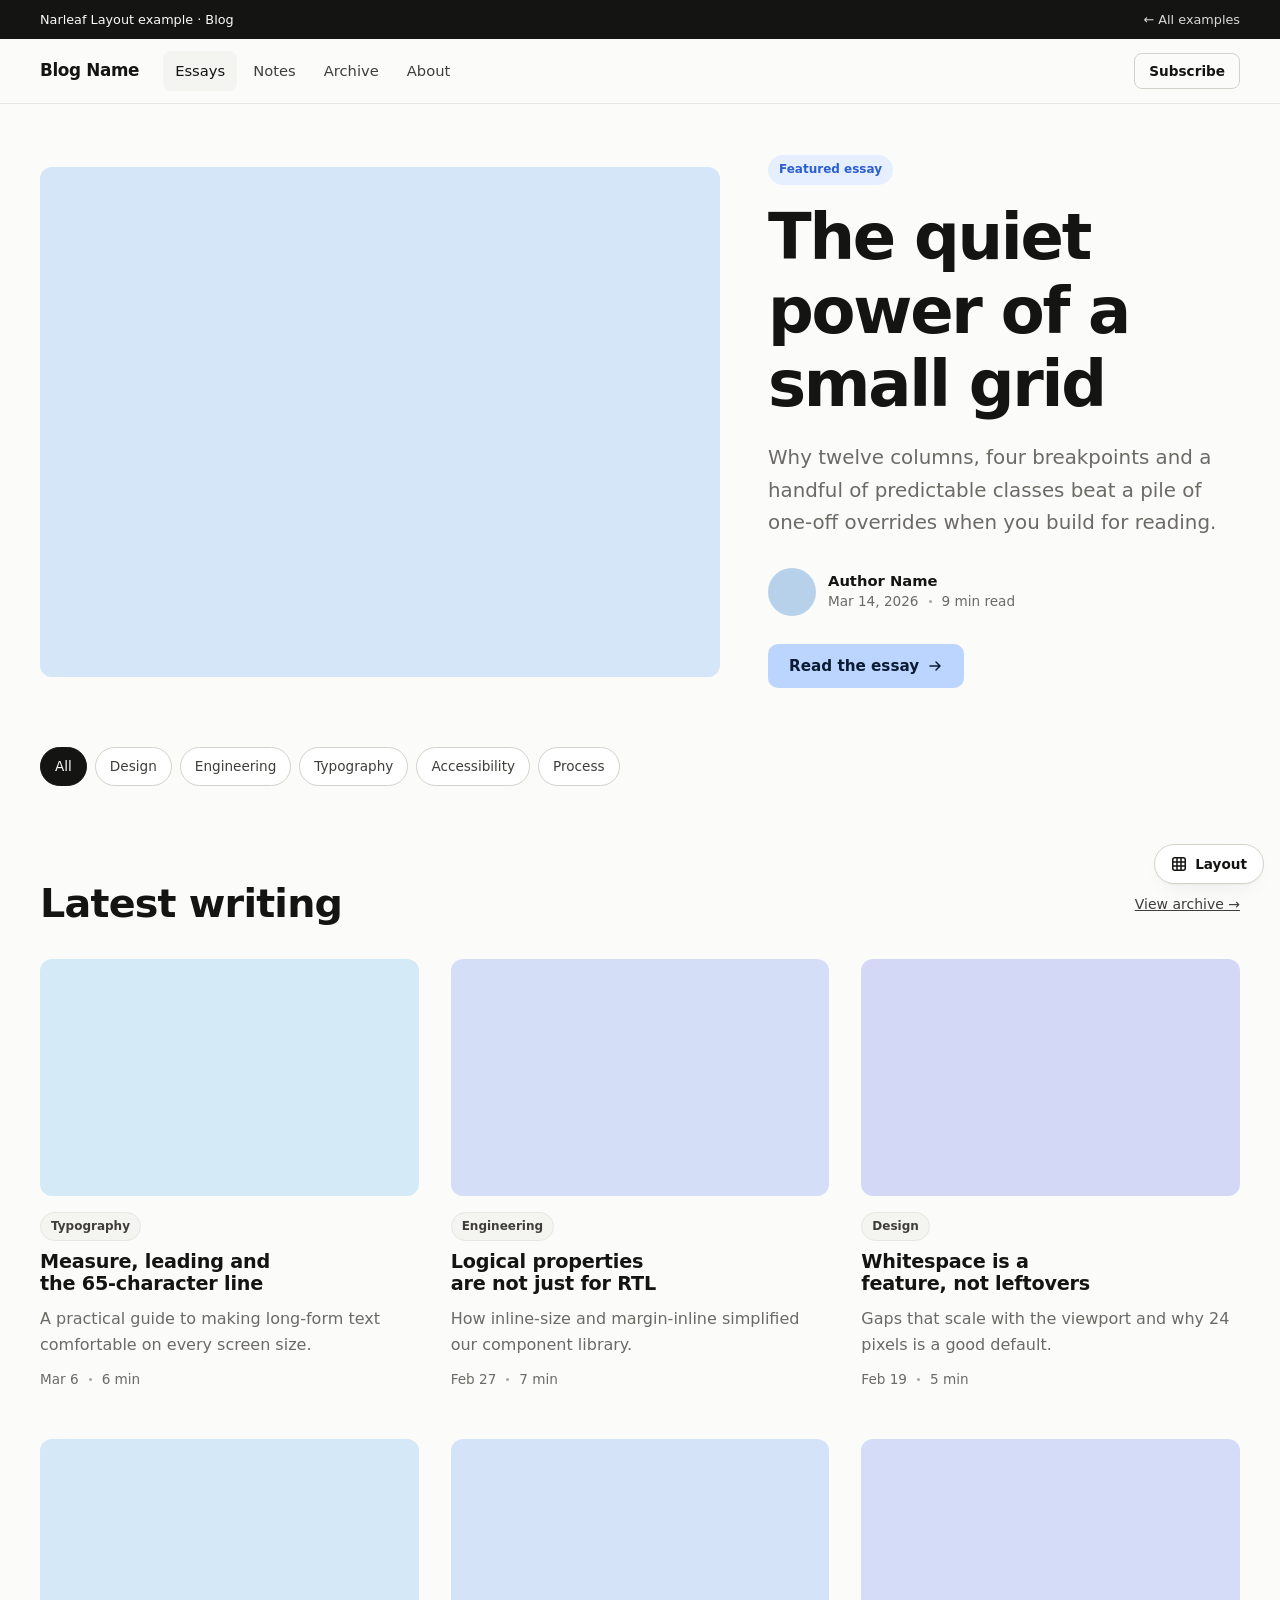
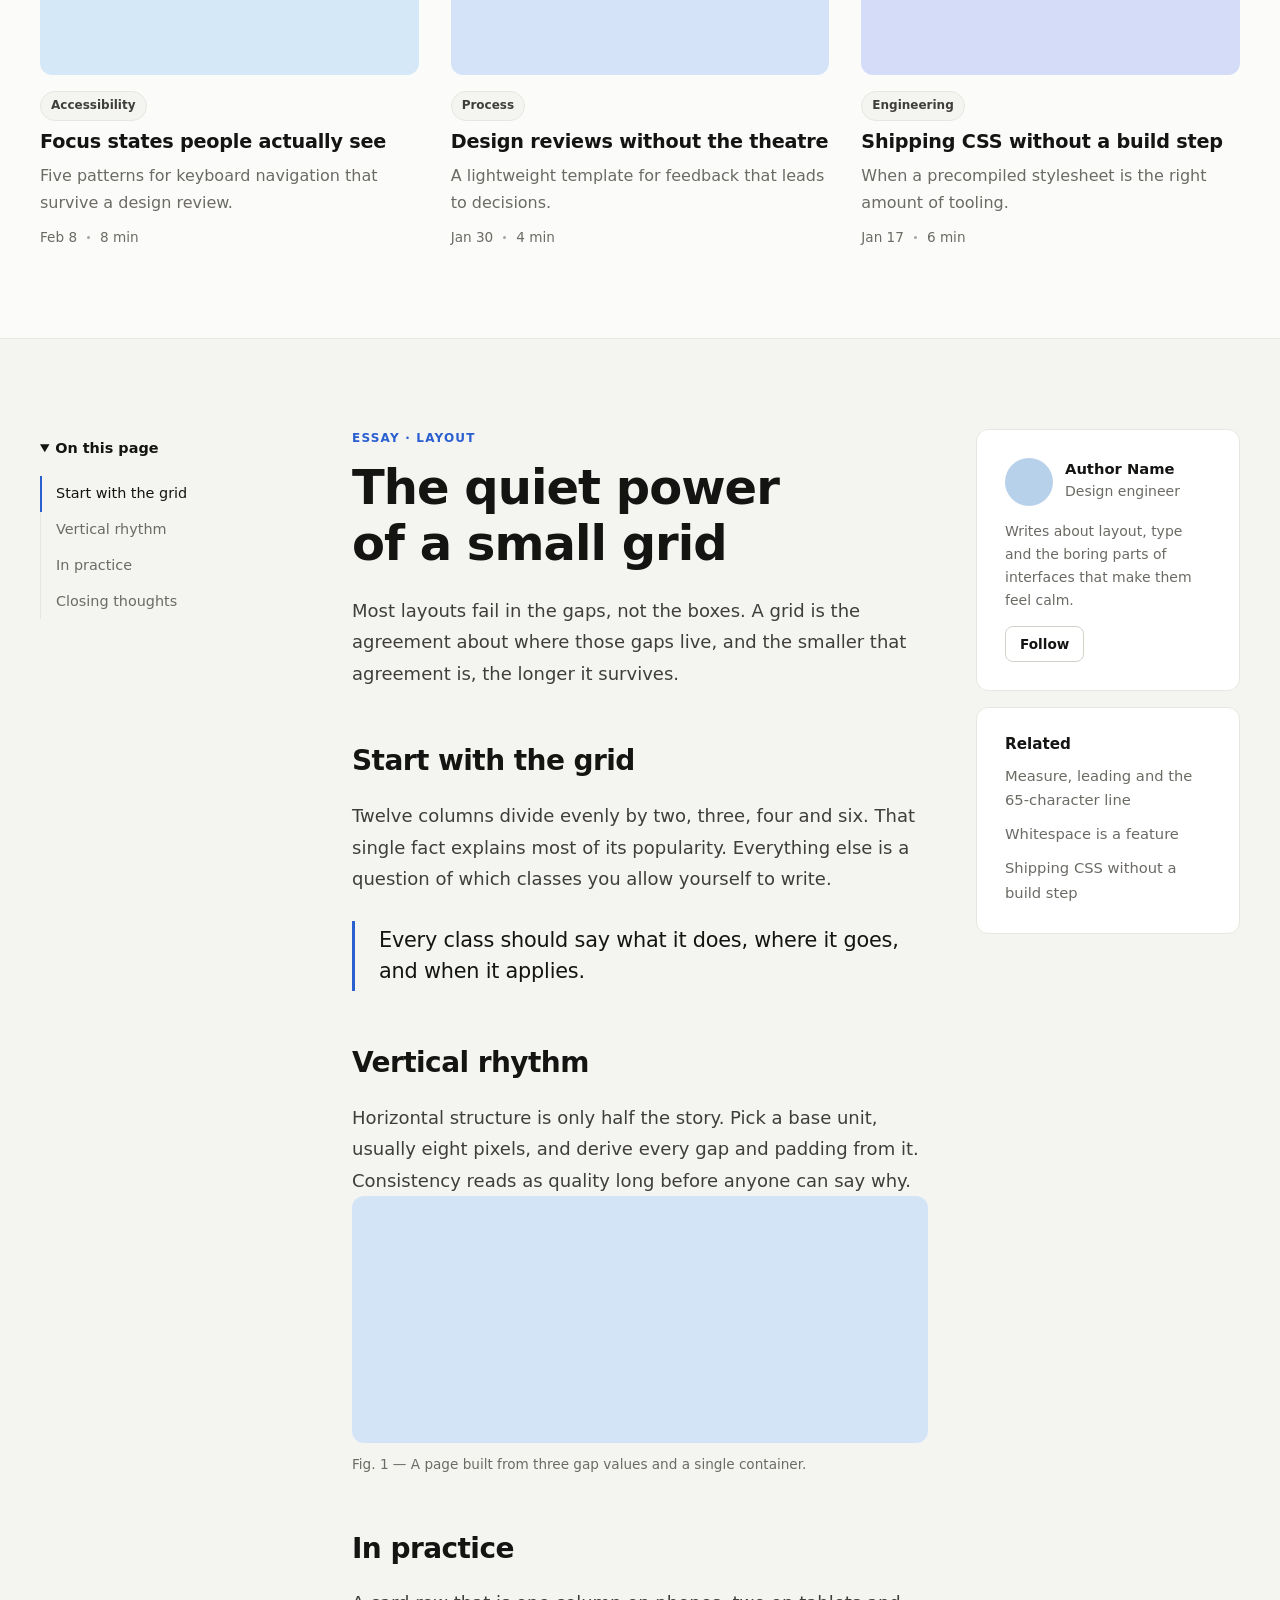
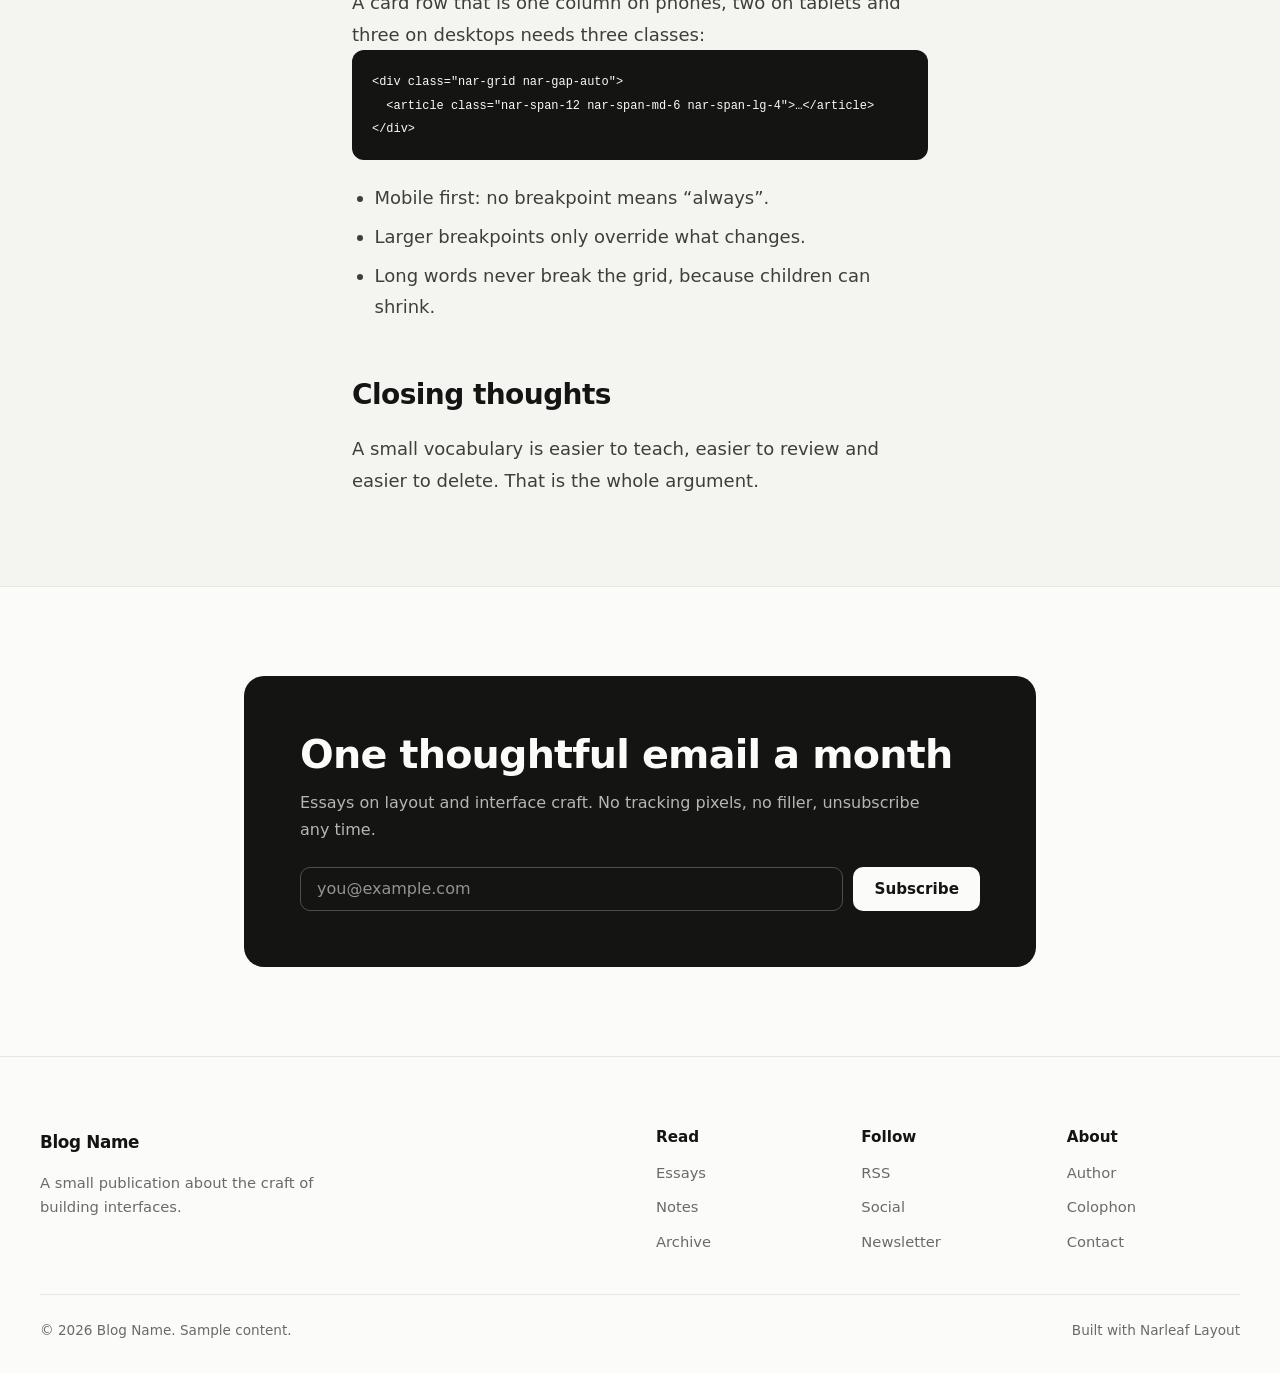
<file: examples/blog.html>
<!DOCTYPE html>
<html lang="en">
<head>
<meta charset="UTF-8">
<meta name="viewport" content="width=device-width, initial-scale=1">
<title>Blog example · Narleaf Layout</title>
<link rel="icon" type="image/svg+xml" href="../favicon.svg">
<meta name="description" content="A publication layout built with Narleaf Layout: featured story, post grid, reading view with sticky table of contents, newsletter and footer.">
<link rel="stylesheet" href="../narleaf-full.css">
<link rel="stylesheet" href="examples.css">
<style>
  /* Blog-only styling: reading typography and the sticky table of contents. */
  .post-card { display: flex; flex-direction: column; gap: 16px; text-decoration: none; }
  .post-card h3 { font-size: 1.2rem; transition: color .15s; }
  .post-card:hover h3 { color: var(--accent); }
  .post-card .art { transition: transform .3s; }
  .post-card:hover .art { transform: translateY(-3px); }
  @media (prefers-reduced-motion: reduce) { .post-card .art, .post-card h3 { transition: none; } .post-card:hover .art { transform: none; } }

  .featured h1 { margin-block: 16px 20px; }

  .toc { font-size: .9rem; }
  .toc summary { cursor: pointer; font-weight: 600; color: var(--ink); padding-block: 8px; }
  .toc ol { list-style: none; margin: 8px 0 0; padding: 0; border-inline-start: 1px solid var(--line); }
  .toc a { display: block; padding: 6px 14px; margin-inline-start: -1px; border-inline-start: 2px solid transparent; color: var(--muted); text-decoration: none; }
  .toc a:hover, .toc a[aria-current="true"] { color: var(--ink); border-inline-start-color: var(--accent); }
  @media (min-width: 1024px) {
    .is-sticky { position: sticky; inset-block-start: 88px; align-self: start; }
    .toc summary { pointer-events: none; }
    .toc summary::marker, .toc summary::-webkit-details-marker { display: none; }
  }

  .prose { font-size: 1.125rem; line-height: 1.75; color: var(--text); }
  .prose > * + * { margin-block-start: 1.25em; }
  .prose h2 { font-size: 1.75rem; margin-block-start: 2em; }
  .prose h3 { font-size: 1.25rem; margin-block-start: 1.75em; }
  .prose a { color: var(--accent); text-underline-offset: 3px; }
  .prose blockquote { margin-inline: 0; padding: 4px 0 4px 24px; border-inline-start: 3px solid var(--accent); font-size: 1.3rem; line-height: 1.5; color: var(--ink); letter-spacing: -.01em; }
  .prose pre { margin: 0; padding: 20px; border-radius: var(--radius); background: var(--ink); color: var(--bg); overflow-x: auto; font: .85rem/1.7 var(--font-mono); }
  .prose pre code { background: none; padding: 0; color: inherit; }
  .prose figure { margin: 0; }
  .prose figcaption { margin-block-start: 10px; font-size: .85rem; color: var(--muted); }
  .prose ul { list-style: disc; padding-inline-start: 1.25em; }
  .prose li + li { margin-block-start: .4em; }

  .newsletter { background: var(--ink); color: var(--bg); border-radius: 20px; padding: clamp(28px, 5vw, 56px); }
  .newsletter h2 { color: var(--bg); }
  .newsletter p { color: color-mix(in srgb, var(--bg) 70%, transparent); }
  .form { display: flex; flex-wrap: wrap; gap: 10px; margin-block-start: 24px; }
  .form input {
    flex: 1 1 220px; min-block-size: 44px; padding: 0 16px; border-radius: 10px; font: inherit;
    border: 1px solid color-mix(in srgb, var(--bg) 25%, transparent); background: transparent; color: var(--bg);
  }
  .form input::placeholder { color: color-mix(in srgb, var(--bg) 55%, transparent); }
  .newsletter .btn { background: var(--bg); color: var(--ink); }
</style>
</head>
<body>

<svg width="0" height="0" style="position:absolute" aria-hidden="true">
  <symbol id="i-search" viewBox="0 0 16 16"><circle cx="7" cy="7" r="4.5" fill="none" stroke="currentColor" stroke-width="1.5"/><path d="m10.5 10.5 3.5 3.5" stroke="currentColor" stroke-width="1.5" stroke-linecap="round"/></symbol>
  <symbol id="i-arrow" viewBox="0 0 16 16"><path d="M3 8h10M9 4l4 4-4 4" fill="none" stroke="currentColor" stroke-width="1.5" stroke-linecap="round" stroke-linejoin="round"/></symbol>
</svg>

<a class="skip" href="#content">Skip to content</a>

<div class="topbar">
  <div class="nar-container nar-pi-auto">
    <span>Narleaf Layout example · Blog</span>
    <a href="../index.html#examples">← All examples</a>
  </div>
</div>

<header class="site-header">
  <div class="nar-container nar-pi-auto bar">
    <a class="brand" href="#">Blog Name</a>
    <nav class="nav grow" aria-label="Main">
      <a href="#" aria-current="page">Essays</a><a href="#">Notes</a><a href="#">Archive</a><a href="#">About</a>
    </nav>
    <a class="btn ghost sm" href="#newsletter">Subscribe</a>
  </div>
</header>

<main id="content">

  <!-- Featured story: 7 + 5 columns from lg, stacked below -->
  <section class="section tight">
    <div class="nar-container nar-pi-auto" data-nar-container="container pi-auto">
      <div class="nar-grid nar-gap-auto nar-gap-lg-48 featured" style="align-items:center" data-nar-grid="grid gap-auto gap-lg-48">
        <a class="nar-span-12 nar-span-lg-7" href="#reading" aria-label="Read the featured essay" data-nar="span-12 span-lg-7">
          <div class="art" style="--h:210; --ratio:4/3"></div>
        </a>
        <div class="nar-span-12 nar-span-lg-5" data-nar="span-12 span-lg-5">
          <span class="badge accent">Featured essay</span>
          <h1>The quiet power of a small grid</h1>
          <p class="lead">Why twelve columns, four breakpoints and a handful of predictable classes beat a pile of one-off overrides when you build for reading.</p>
          <div class="author" style="margin-block:28px">
            <span class="avatar lg" style="--h:210"></span>
            <div><b>Author Name</b><span class="meta"><span>Mar 14, 2026</span><span class="sep"></span><span>9 min read</span></span></div>
          </div>
          <a class="btn" href="#reading">Read the essay <svg><use href="#i-arrow"/></svg></a>
        </div>
      </div>
    </div>
  </section>

  <!-- Topic filter -->
  <section class="tight" style="padding-block:8px 0">
    <div class="nar-container nar-pi-auto" data-nar-container="container pi-auto">
      <div class="chips" role="list" aria-label="Topics">
        <a class="chip" role="listitem" href="#" aria-current="true">All</a>
        <a class="chip" role="listitem" href="#">Design</a>
        <a class="chip" role="listitem" href="#">Engineering</a>
        <a class="chip" role="listitem" href="#">Typography</a>
        <a class="chip" role="listitem" href="#">Accessibility</a>
        <a class="chip" role="listitem" href="#">Process</a>
      </div>
    </div>
  </section>

  <!-- Post grid: 1 → 2 → 3 columns -->
  <section class="section" id="latest">
    <div class="nar-container nar-pi-auto" data-nar-container="container pi-auto">
      <div class="row" style="justify-content:space-between; margin-block-end:32px">
        <h2>Latest writing</h2>
        <a class="small" href="#">View archive →</a>
      </div>
      <div class="nar-grid nar-gap-24 nar-gap-lg-32" style="row-gap:48px" data-nar-grid="grid gap-24 gap-lg-32">
        <article class="nar-span-12 nar-span-md-6 nar-span-lg-4" data-nar="span-12 span-md-6 span-lg-4">
          <a class="post-card" href="#"><div class="art" style="--h:200"></div>
            <div class="stack" style="--stack:10px"><span class="badge">Typography</span><h3>Measure, leading and the 65-character line</h3><p class="muted">A practical guide to making long-form text comfortable on every screen size.</p><div class="meta"><span>Mar 6</span><span class="sep"></span><span>6 min</span></div></div></a>
        </article>
        <article class="nar-span-12 nar-span-md-6 nar-span-lg-4" data-nar="span-12 span-md-6 span-lg-4">
          <a class="post-card" href="#"><div class="art" style="--h:222"></div>
            <div class="stack" style="--stack:10px"><span class="badge">Engineering</span><h3>Logical properties are not just for RTL</h3><p class="muted">How inline-size and margin-inline simplified our component library.</p><div class="meta"><span>Feb 27</span><span class="sep"></span><span>7 min</span></div></div></a>
        </article>
        <article class="nar-span-12 nar-span-md-6 nar-span-lg-4" data-nar="span-12 span-md-6 span-lg-4">
          <a class="post-card" href="#"><div class="art" style="--h:232"></div>
            <div class="stack" style="--stack:10px"><span class="badge">Design</span><h3>Whitespace is a feature, not leftovers</h3><p class="muted">Gaps that scale with the viewport and why 24 pixels is a good default.</p><div class="meta"><span>Feb 19</span><span class="sep"></span><span>5 min</span></div></div></a>
        </article>
        <article class="nar-span-12 nar-span-md-6 nar-span-lg-4" data-nar="span-12 span-md-6 span-lg-4">
          <a class="post-card" href="#"><div class="art" style="--h:205"></div>
            <div class="stack" style="--stack:10px"><span class="badge">Accessibility</span><h3>Focus states people actually see</h3><p class="muted">Five patterns for keyboard navigation that survive a design review.</p><div class="meta"><span>Feb 8</span><span class="sep"></span><span>8 min</span></div></div></a>
        </article>
        <article class="nar-span-12 nar-span-md-6 nar-span-lg-4" data-nar="span-12 span-md-6 span-lg-4">
          <a class="post-card" href="#"><div class="art" style="--h:215"></div>
            <div class="stack" style="--stack:10px"><span class="badge">Process</span><h3>Design reviews without the theatre</h3><p class="muted">A lightweight template for feedback that leads to decisions.</p><div class="meta"><span>Jan 30</span><span class="sep"></span><span>4 min</span></div></div></a>
        </article>
        <article class="nar-span-12 nar-span-md-6 nar-span-lg-4" data-nar="span-12 span-md-6 span-lg-4">
          <a class="post-card" href="#"><div class="art" style="--h:226"></div>
            <div class="stack" style="--stack:10px"><span class="badge">Engineering</span><h3>Shipping CSS without a build step</h3><p class="muted">When a precompiled stylesheet is the right amount of tooling.</p><div class="meta"><span>Jan 17</span><span class="sep"></span><span>6 min</span></div></div></a>
        </article>
      </div>
    </div>
  </section>

  <!-- Reading view: TOC 3 · article 6 · author 3 (stacked on small screens) -->
  <section class="section alt" id="reading">
    <div class="nar-container nar-pi-auto" data-nar-container="container pi-auto">
      <div class="nar-grid nar-gap-24 nar-gap-lg-48" data-nar-grid="grid gap-24 gap-lg-48">

        <nav class="nar-span-12 nar-span-lg-3 is-sticky" aria-label="On this page" data-nar="span-12 span-lg-3 · sticky">
          <details class="toc" open>
            <summary>On this page</summary>
            <ol>
              <li><a href="#s-grid" aria-current="true">Start with the grid</a></li>
              <li><a href="#s-rhythm">Vertical rhythm</a></li>
              <li><a href="#s-code">In practice</a></li>
              <li><a href="#s-end">Closing thoughts</a></li>
            </ol>
          </details>
        </nav>

        <article class="nar-span-12 nar-span-lg-6" data-nar="span-12 span-lg-6">
          <p class="eyebrow">Essay · Layout</p>
          <h2 style="font-size:clamp(2rem,1.4rem + 2.4vw,3rem); margin-block-end:24px">The quiet power of a small grid</h2>
          <div class="prose">
            <p>Most layouts fail in the gaps, not the boxes. A grid is the agreement about where those gaps live, and the smaller that agreement is, the longer it survives.</p>
            <h2 id="s-grid">Start with the grid</h2>
            <p>Twelve columns divide evenly by two, three, four and six. That single fact explains most of its popularity. Everything else is a question of which classes you allow yourself to write.</p>
            <blockquote>Every class should say what it does, where it goes, and when it applies.</blockquote>
            <h2 id="s-rhythm">Vertical rhythm</h2>
            <p>Horizontal structure is only half the story. Pick a base unit, usually eight pixels, and derive every gap and padding from it. Consistency reads as quality long before anyone can say why.</p>
            <figure>
              <div class="art" style="--h:212; --ratio:21/9"></div>
              <figcaption>Fig. 1 — A page built from three gap values and a single container.</figcaption>
            </figure>
            <h2 id="s-code">In practice</h2>
            <p>A card row that is one column on phones, two on tablets and three on desktops needs three classes:</p>
            <pre><code>&lt;div class="nar-grid nar-gap-auto"&gt;
  &lt;article class="nar-span-12 nar-span-md-6 nar-span-lg-4"&gt;…&lt;/article&gt;
&lt;/div&gt;</code></pre>
            <ul>
              <li>Mobile first: no breakpoint means “always”.</li>
              <li>Larger breakpoints only override what changes.</li>
              <li>Long words never break the grid, because children can shrink.</li>
            </ul>
            <h2 id="s-end">Closing thoughts</h2>
            <p>A small vocabulary is easier to teach, easier to review and easier to delete. That is the whole argument.</p>
          </div>
        </article>

        <aside class="nar-span-12 nar-span-lg-3 is-sticky" data-nar="span-12 span-lg-3 · sticky">
          <div class="card flat stack" style="--stack:14px">
            <div class="author"><span class="avatar lg" style="--h:210"></span><div><b>Author Name</b><span class="small muted">Design engineer</span></div></div>
            <p class="small muted">Writes about layout, type and the boring parts of interfaces that make them feel calm.</p>
            <a class="btn ghost sm" href="#">Follow</a>
          </div>
          <div class="card flat stack" style="--stack:10px; margin-block-start:16px">
            <h4>Related</h4>
            <ul class="link-list"><li><a href="#">Measure, leading and the 65-character line</a></li><li><a href="#">Whitespace is a feature</a></li><li><a href="#">Shipping CSS without a build step</a></li></ul>
          </div>
        </aside>
      </div>
    </div>
  </section>

  <!-- Newsletter: centered with offsets -->
  <section class="section" id="newsletter">
    <div class="nar-container nar-pi-auto" data-nar-container="container pi-auto">
      <div class="nar-grid nar-gap-auto" data-nar-grid="grid gap-auto">
        <div class="newsletter nar-span-12 nar-span-md-10 nar-offset-md-1 nar-span-lg-8 nar-offset-lg-2" data-nar="span-md-10 offset-md-1 · span-lg-8 offset-lg-2">
          <h2>One thoughtful email a month</h2>
          <p style="margin-block-start:12px">Essays on layout and interface craft. No tracking pixels, no filler, unsubscribe any time.</p>
          <form class="form" onsubmit="return false">
            <label class="sr-only" for="email">Email address</label>
            <input id="email" type="email" placeholder="you@example.com" autocomplete="email">
            <button class="btn" type="submit">Subscribe</button>
          </form>
        </div>
      </div>
    </div>
  </section>
</main>

<footer class="site-footer">
  <div class="nar-container nar-pi-auto" data-nar-container="container pi-auto">
    <div class="nar-grid nar-gap-32" data-nar-grid="grid gap-32">
      <div class="nar-span-12 nar-span-lg-6" data-nar="span-12 span-lg-6">
        <a class="brand" href="#">Blog Name</a>
        <p class="muted" style="max-inline-size:34ch; margin-block-start:14px">A small publication about the craft of building interfaces.</p>
      </div>
      <div class="nar-span-6 nar-span-md-4 nar-span-lg-2" data-nar="span-6 span-md-4 span-lg-2"><h4>Read</h4><ul class="link-list"><li><a href="#">Essays</a></li><li><a href="#">Notes</a></li><li><a href="#">Archive</a></li></ul></div>
      <div class="nar-span-6 nar-span-md-4 nar-span-lg-2" data-nar="span-6 span-md-4 span-lg-2"><h4>Follow</h4><ul class="link-list"><li><a href="#">RSS</a></li><li><a href="#">Social</a></li><li><a href="#">Newsletter</a></li></ul></div>
      <div class="nar-span-12 nar-span-md-4 nar-span-lg-2" data-nar="span-12 span-md-4 span-lg-2"><h4>About</h4><ul class="link-list"><li><a href="#">Author</a></li><li><a href="#">Colophon</a></li><li><a href="#">Contact</a></li></ul></div>
    </div>
    <div class="legal"><span>© 2026 Blog Name. Sample content.</span><span>Built with Narleaf Layout</span></div>
  </div>
</footer>

<script src="examples.js" defer></script>
</body>
</html>
</file>
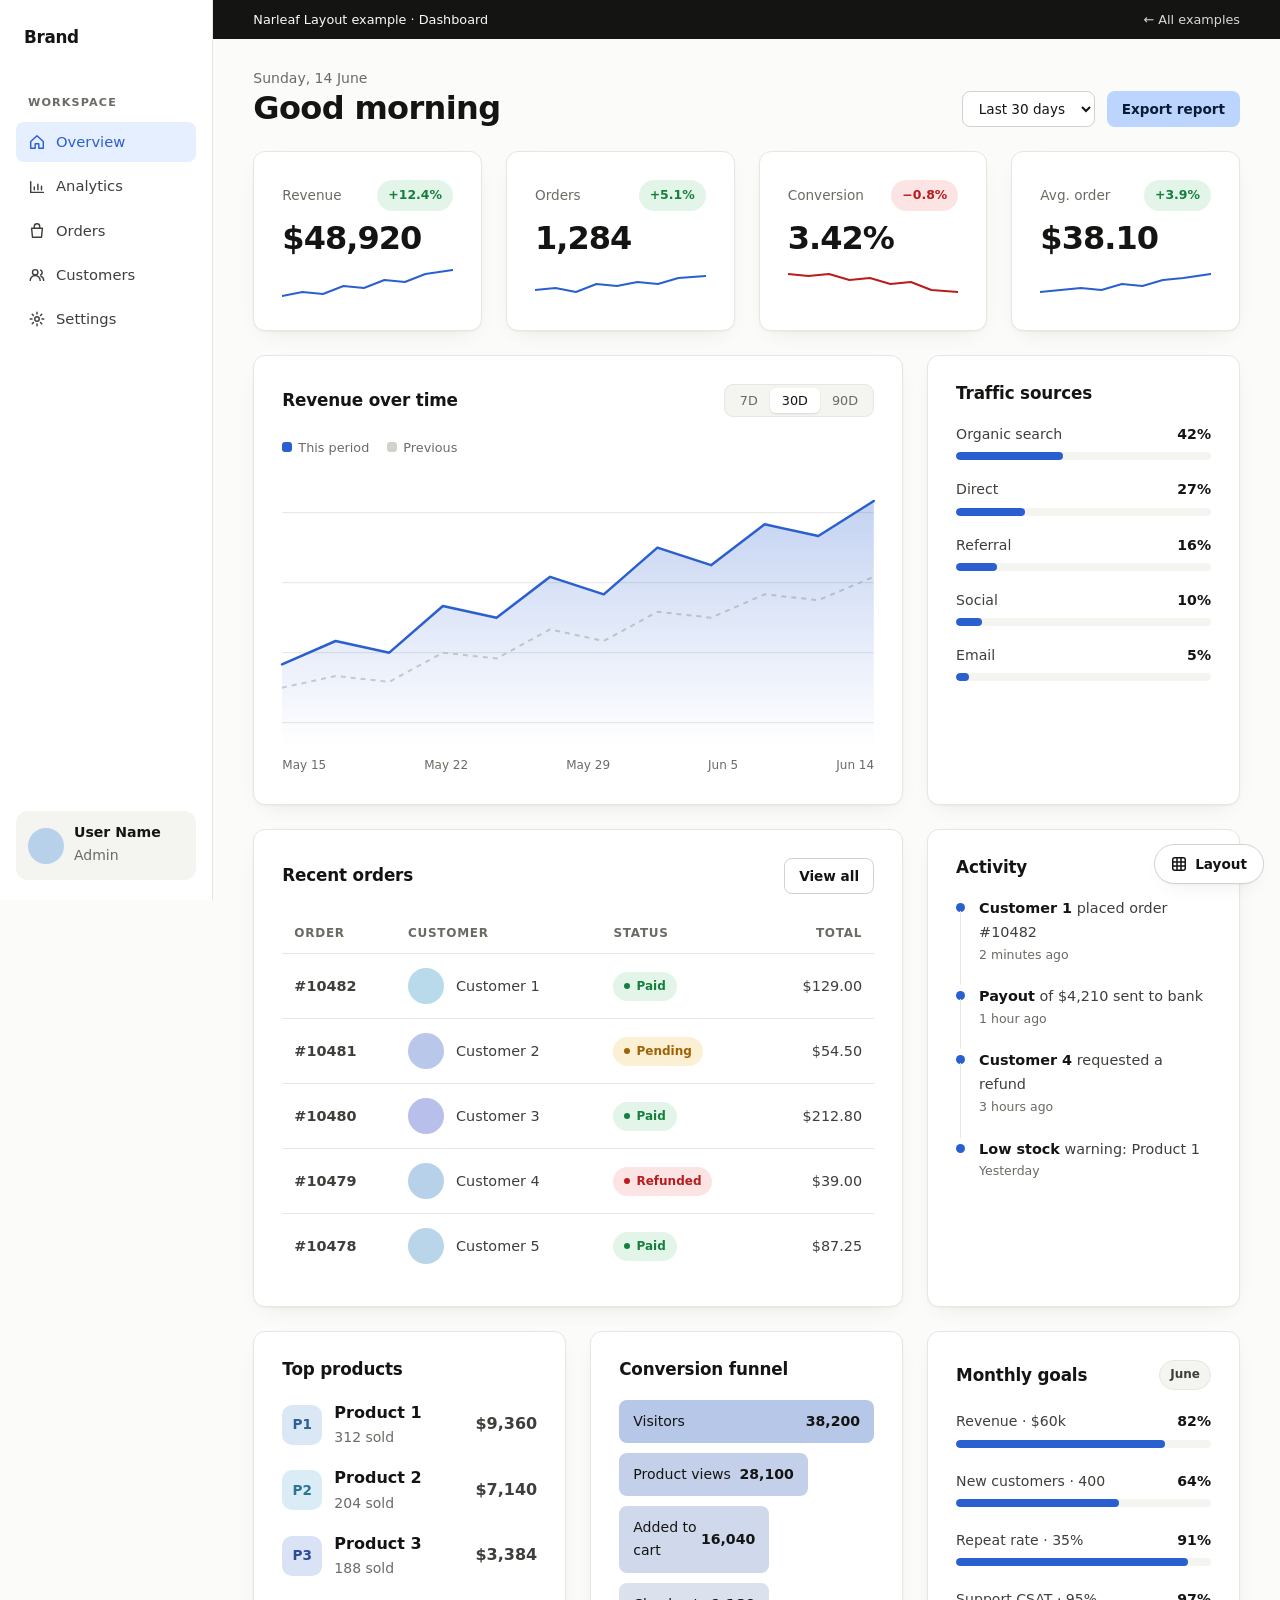
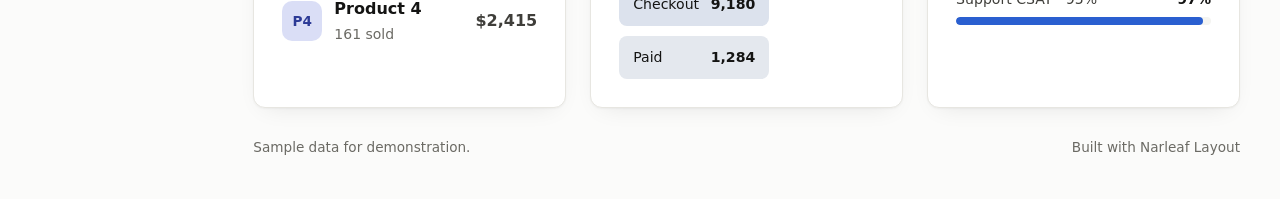
<file: examples/dashboard.html>
<!DOCTYPE html>
<html lang="en">
<head>
<meta charset="UTF-8">
<meta name="viewport" content="width=device-width, initial-scale=1">
<title>Dashboard example · Narleaf Layout</title>
<link rel="icon" type="image/svg+xml" href="../favicon.svg">
<meta name="description" content="An analytics dashboard built with Narleaf Layout: app shell with sidebar, KPI cards, charts, orders table, activity feed and goals.">
<link rel="stylesheet" href="../narleaf-full.css">
<link rel="stylesheet" href="examples.css">
<style>
  /* App shell: sidebar and content are two grid children. */
  .shell-side {
    background: var(--surface); border-block-end: 1px solid var(--line);
  }
  .side-inner { display: flex; align-items: center; gap: 8px; padding: 10px 16px; overflow-x: auto; }
  .side-inner .brand { margin-inline-end: 8px; }
  .side-group { display: none; }
  .side-link {
    display: inline-flex; align-items: center; gap: 10px; padding: 8px 12px; border-radius: var(--radius-sm);
    color: var(--text); text-decoration: none; font-size: .92rem; font-weight: 500; white-space: nowrap;
  }
  .side-link svg { inline-size: 18px; block-size: 18px; flex: none; }
  .side-link:hover { background: var(--surface-2); color: var(--ink); }
  .side-link[aria-current="page"] { background: var(--accent-soft); color: var(--accent); }
  .side-user { display: none; }

  @media (min-width: 1024px) {
    .shell-side { border-block-end: 0; border-inline-end: 1px solid var(--line); position: sticky; inset-block-start: 0; block-size: 100vh; align-self: start; }
    .side-inner { flex-direction: column; align-items: stretch; gap: 4px; padding: 20px 16px; overflow: visible; block-size: 100%; }
    .side-inner .brand { margin: 4px 8px 20px; }
    .side-group { display: block; font-size: .7rem; font-weight: 600; letter-spacing: .1em; text-transform: uppercase; color: var(--muted); padding: 18px 12px 6px; }
    .side-user { display: flex; align-items: center; gap: 10px; margin-block-start: auto; padding: 12px; border-radius: var(--radius); background: var(--surface-2); }
    .side-user b { display: block; font-size: .88rem; color: var(--ink); line-height: 1.3; }
  }

  .page-head { display: flex; flex-wrap: wrap; align-items: flex-end; justify-content: space-between; gap: 16px; padding-block: 28px 8px; }
  .page-head h1 { font-size: clamp(1.5rem, 1.2rem + 1vw, 2rem); letter-spacing: -.02em; }
  .select {
    min-block-size: 36px; padding: 0 12px; border-radius: 8px; border: 1px solid var(--line-strong);
    background: var(--surface); color: var(--ink); font: 500 .85rem var(--font);
  }

  /* KPI */
  .kpi { display: flex; flex-direction: column; gap: 10px; block-size: 100%; }
  .kpi .label { display: flex; justify-content: space-between; align-items: center; font-size: .85rem; color: var(--muted); }
  .kpi .stat { font-size: clamp(1.6rem, 1.2rem + 1vw, 2.1rem); font-weight: 700; letter-spacing: -.03em; color: var(--ink); line-height: 1.1; font-variant-numeric: tabular-nums; }
  .spark { inline-size: 100%; block-size: 36px; color: var(--accent); }
  .spark.down { color: var(--bad); }

  /* Cards with a header */
  .card-head { display: flex; align-items: center; justify-content: space-between; gap: 12px; margin-block-end: 20px; }
  .card-head h2 { font-size: 1.05rem; letter-spacing: -.01em; font-weight: 600; }
  .seg { display: inline-flex; padding: 3px; border-radius: 9px; background: var(--surface-2); border: 1px solid var(--line); }
  .seg button { border: 0; background: none; padding: 5px 12px; border-radius: 6px; font: 500 .8rem var(--font); color: var(--muted); cursor: pointer; }
  .seg button[aria-pressed="true"] { background: var(--surface); color: var(--ink); box-shadow: 0 1px 2px rgba(0,0,0,.12); }

  .chart { position: relative; }
  .chart svg { inline-size: 100%; block-size: clamp(200px, 28vw, 280px); overflow: visible; }
  .chart .axis { display: flex; justify-content: space-between; font-size: .75rem; color: var(--muted); margin-block-start: 10px; }
  .legend { display: flex; gap: 18px; font-size: .8rem; color: var(--muted); margin-block-end: 8px; }
  .legend i { display: inline-block; inline-size: 10px; block-size: 10px; border-radius: 3px; margin-inline-end: 6px; background: var(--accent); }
  .legend i.prev { background: var(--line-strong); }

  .source { display: grid; gap: 6px; }
  .source .top { display: flex; justify-content: space-between; font-size: .88rem; }
  .source .top b { color: var(--ink); font-weight: 600; font-variant-numeric: tabular-nums; }

  .product { display: flex; align-items: center; gap: 12px; }
  .product .thumb { inline-size: 40px; block-size: 40px; border-radius: 10px; flex: none; background: hsl(var(--h) 60% 50% / .18); display: grid; place-items: center; color: hsl(var(--h) 55% 38%); font-weight: 700; font-size: .85rem; }
  @media (prefers-color-scheme: dark) { .product .thumb { color: hsl(var(--h) 80% 70%); } }

  .timeline { display: grid; gap: 0; }
  .timeline li { position: relative; display: flex; gap: 14px; padding-block-end: 20px; font-size: .9rem; }
  .timeline li:last-child { padding-block-end: 0; }
  .timeline li::before { content: ""; position: absolute; inset-inline-start: 4px; inset-block: 14px 0; inline-size: 1px; background: var(--line); }
  .timeline li:last-child::before { display: none; }
  .timeline .dot { inline-size: 9px; block-size: 9px; margin-block-start: 6px; flex: none; color: var(--accent); }
  .timeline b { color: var(--ink); font-weight: 600; }
  .timeline time { display: block; font-size: .78rem; color: var(--muted); }

  .funnel { display: grid; gap: 10px; }
  .funnel div { display: flex; justify-content: space-between; align-items: center; padding: 10px 14px; border-radius: 8px; font-size: .88rem; background: color-mix(in srgb, var(--accent) calc(var(--p) * 1%), var(--surface-2)); color: var(--ink); inline-size: var(--w); min-inline-size: 150px; }
  .funnel b { font-variant-numeric: tabular-nums; }

  .page-foot { padding-block: 28px 40px; color: var(--muted); font-size: .85rem; display: flex; flex-wrap: wrap; justify-content: space-between; gap: 12px; }
  .delta { font-size: .78rem; font-weight: 600; }
</style>
</head>
<body>

<svg width="0" height="0" style="position:absolute" aria-hidden="true">
  <symbol id="i-home" viewBox="0 0 20 20"><path d="M3 9.5 10 3l7 6.5V17H12v-5H8v5H3z" fill="none" stroke="currentColor" stroke-width="1.6" stroke-linejoin="round"/></symbol>
  <symbol id="i-chart" viewBox="0 0 20 20"><path d="M3 16V4M3 16h14M7 13v-3M11 13V7M15 13V9" fill="none" stroke="currentColor" stroke-width="1.6" stroke-linecap="round"/></symbol>
  <symbol id="i-bag" viewBox="0 0 20 20"><path d="M4 7h12l-1 10H5zM7 7V5a3 3 0 0 1 6 0v2" fill="none" stroke="currentColor" stroke-width="1.6" stroke-linejoin="round"/></symbol>
  <symbol id="i-users" viewBox="0 0 20 20"><circle cx="8" cy="7" r="3" fill="none" stroke="currentColor" stroke-width="1.6"/><path d="M2.5 16a5.5 5.5 0 0 1 11 0M14 4.5a3 3 0 0 1 0 5.5M17.5 16a5 5 0 0 0-3-4.5" fill="none" stroke="currentColor" stroke-width="1.6" stroke-linecap="round"/></symbol>
  <symbol id="i-gear" viewBox="0 0 20 20"><circle cx="10" cy="10" r="2.5" fill="none" stroke="currentColor" stroke-width="1.6"/><path d="M10 2.5v2M10 15.5v2M2.5 10h2M15.5 10h2M4.7 4.7l1.4 1.4M13.9 13.9l1.4 1.4M4.7 15.3l1.4-1.4M13.9 6.1l1.4-1.4" stroke="currentColor" stroke-width="1.6" stroke-linecap="round"/></symbol>
  <symbol id="i-down" viewBox="0 0 16 16"><path d="M8 3v9M4 8.5 8 12.5l4-4" fill="none" stroke="currentColor" stroke-width="1.6" stroke-linecap="round" stroke-linejoin="round"/></symbol>
</svg>

<a class="skip" href="#content">Skip to content</a>

<!-- Shell: sidebar 3/12 on lg, 2/12 on xl. On smaller screens it becomes a horizontal bar. -->
<div class="nar-grid" data-nar-grid="grid · app shell">

  <aside class="shell-side nar-span-12 nar-span-lg-3 nar-span-xl-2" data-nar="span-12 span-lg-3 span-xl-2 · sticky" aria-label="Sidebar">
    <div class="side-inner">
      <a class="brand" href="#">Brand</a>
      <span class="side-group">Workspace</span>
      <nav style="display:contents" aria-label="Main">
        <a class="side-link" href="#" aria-current="page"><svg><use href="#i-home"/></svg>Overview</a>
        <a class="side-link" href="#"><svg><use href="#i-chart"/></svg>Analytics</a>
        <a class="side-link" href="#"><svg><use href="#i-bag"/></svg>Orders</a>
        <a class="side-link" href="#"><svg><use href="#i-users"/></svg>Customers</a>
        <a class="side-link" href="#"><svg><use href="#i-gear"/></svg>Settings</a>
      </nav>
      <div class="side-user">
        <span class="avatar" style="--h:210"></span>
        <div><b>User Name</b><span class="small muted">Admin</span></div>
      </div>
    </div>
  </aside>

  <div class="nar-span-12 nar-span-lg-9 nar-span-xl-10" data-nar="span-12 span-lg-9 span-xl-10">
    <div class="topbar"><div class="nar-container-full nar-pi-auto" data-nar-container="container-full pi-auto"><span>Narleaf Layout example · Dashboard</span><a href="../index.html#examples">← All examples</a></div></div>

    <main id="content" class="nar-container-full nar-pi-auto" data-nar-container="container-full pi-auto">

      <div class="page-head">
        <div><p class="muted small">Sunday, 14 June</p><h1>Good morning</h1></div>
        <div class="row">
          <label class="sr-only" for="range">Date range</label>
          <select class="select" id="range"><option>Last 30 days</option><option>Last 7 days</option><option>This quarter</option></select>
          <a class="btn sm" href="#">Export report</a>
        </div>
      </div>

      <div class="nar-grid nar-gap-auto" style="margin-block-start:16px" data-nar-grid="grid gap-auto">

        <!-- KPIs: 2 per row on phones, 4 from lg -->
        <div class="nar-span-6 nar-span-lg-3" data-nar="span-6 span-lg-3">
          <div class="card kpi"><div class="label">Revenue <span class="badge ok delta">+12.4%</span></div><div class="stat">$48,920</div>
            <svg class="spark" viewBox="0 0 100 36" preserveAspectRatio="none" aria-hidden="true"><polyline points="0,30 12,26 24,28 36,20 48,22 60,14 72,16 84,8 100,4" fill="none" stroke="currentColor" stroke-width="2" vector-effect="non-scaling-stroke" stroke-linecap="round" stroke-linejoin="round"/></svg></div>
        </div>
        <div class="nar-span-6 nar-span-lg-3" data-nar="span-6 span-lg-3">
          <div class="card kpi"><div class="label">Orders <span class="badge ok delta">+5.1%</span></div><div class="stat">1,284</div>
            <svg class="spark" viewBox="0 0 100 36" preserveAspectRatio="none" aria-hidden="true"><polyline points="0,24 12,22 24,26 36,18 48,20 60,16 72,18 84,12 100,10" fill="none" stroke="currentColor" stroke-width="2" vector-effect="non-scaling-stroke" stroke-linecap="round" stroke-linejoin="round"/></svg></div>
        </div>
        <div class="nar-span-6 nar-span-lg-3" data-nar="span-6 span-lg-3">
          <div class="card kpi"><div class="label">Conversion <span class="badge bad delta">−0.8%</span></div><div class="stat">3.42%</div>
            <svg class="spark down" viewBox="0 0 100 36" preserveAspectRatio="none" aria-hidden="true"><polyline points="0,8 12,10 24,8 36,14 48,12 60,18 72,16 84,24 100,26" fill="none" stroke="currentColor" stroke-width="2" vector-effect="non-scaling-stroke" stroke-linecap="round" stroke-linejoin="round"/></svg></div>
        </div>
        <div class="nar-span-6 nar-span-lg-3" data-nar="span-6 span-lg-3">
          <div class="card kpi"><div class="label">Avg. order <span class="badge ok delta">+3.9%</span></div><div class="stat">$38.10</div>
            <svg class="spark" viewBox="0 0 100 36" preserveAspectRatio="none" aria-hidden="true"><polyline points="0,26 12,24 24,22 36,24 48,18 60,20 72,14 84,12 100,8" fill="none" stroke="currentColor" stroke-width="2" vector-effect="non-scaling-stroke" stroke-linecap="round" stroke-linejoin="round"/></svg></div>
        </div>

        <!-- Revenue chart 8 · sources 4 from xl -->
        <section class="nar-span-12 nar-span-xl-8" aria-labelledby="h-rev" data-nar="span-12 span-xl-8">
          <div class="card" style="block-size:100%">
            <div class="card-head"><h2 id="h-rev">Revenue over time</h2>
              <div class="seg" role="group" aria-label="Period"><button type="button" aria-pressed="false">7D</button><button type="button" aria-pressed="true">30D</button><button type="button" aria-pressed="false">90D</button></div></div>
            <div class="legend"><span><i></i>This period</span><span><i class="prev"></i>Previous</span></div>
            <div class="chart">
              <svg viewBox="0 0 640 240" preserveAspectRatio="none" role="img" aria-label="Line chart: revenue is trending up compared with the previous period">
                <defs><linearGradient id="g" x1="0" y1="0" x2="0" y2="1"><stop offset="0" stop-color="var(--accent)" stop-opacity=".28"/><stop offset="1" stop-color="var(--accent)" stop-opacity="0"/></linearGradient></defs>
                <g stroke="var(--line)" stroke-width="1" vector-effect="non-scaling-stroke"><path d="M0 40H640M0 100H640M0 160H640M0 220H640" vector-effect="non-scaling-stroke"/></g>
                <path d="M0 190 58 180 116 185 174 160 232 165 290 140 348 150 406 125 464 130 522 110 580 115 640 95" fill="none" stroke="var(--line-strong)" stroke-width="2" stroke-dasharray="5 5" vector-effect="non-scaling-stroke"/>
                <path d="M0 170 58 150 116 160 174 120 232 130 290 95 348 110 406 70 464 85 522 50 580 60 640 30 V240 H0Z" fill="url(#g)"/>
                <path d="M0 170 58 150 116 160 174 120 232 130 290 95 348 110 406 70 464 85 522 50 580 60 640 30" fill="none" stroke="var(--accent)" stroke-width="2.5" stroke-linejoin="round" stroke-linecap="round" vector-effect="non-scaling-stroke"/>
              </svg>
              <div class="axis" aria-hidden="true"><span>May 15</span><span>May 22</span><span>May 29</span><span>Jun 5</span><span>Jun 14</span></div>
            </div>
          </div>
        </section>

        <section class="nar-span-12 nar-span-md-6 nar-span-xl-4" aria-labelledby="h-src" data-nar="span-12 span-md-6 span-xl-4">
          <div class="card" style="block-size:100%">
            <div class="card-head"><h2 id="h-src">Traffic sources</h2></div>
            <div class="stack" style="--stack:18px">
              <div class="source"><div class="top"><span>Organic search</span><b>42%</b></div><div class="bar-track"><div class="bar-fill" style="--v:42%"></div></div></div>
              <div class="source"><div class="top"><span>Direct</span><b>27%</b></div><div class="bar-track"><div class="bar-fill" style="--v:27%"></div></div></div>
              <div class="source"><div class="top"><span>Referral</span><b>16%</b></div><div class="bar-track"><div class="bar-fill" style="--v:16%"></div></div></div>
              <div class="source"><div class="top"><span>Social</span><b>10%</b></div><div class="bar-track"><div class="bar-fill" style="--v:10%"></div></div></div>
              <div class="source"><div class="top"><span>Email</span><b>5%</b></div><div class="bar-track"><div class="bar-fill" style="--v:5%"></div></div></div>
            </div>
          </div>
        </section>

        <!-- Orders table 8 · activity 4 -->
        <section class="nar-span-12 nar-span-xl-8" aria-labelledby="h-ord" data-nar="span-12 span-xl-8">
          <div class="card" style="block-size:100%">
            <div class="card-head"><h2 id="h-ord">Recent orders</h2><a class="btn ghost sm" href="#">View all</a></div>
            <div class="table-wrap">
              <table class="table">
                <thead><tr><th scope="col">Order</th><th scope="col">Customer</th><th scope="col">Status</th><th scope="col" class="num">Total</th></tr></thead>
                <tbody>
                  <tr><td><b>#10482</b></td><td><span class="author"><span class="avatar" style="--h:200"></span>Customer 1</span></td><td><span class="badge ok"><span class="dot"></span>Paid</span></td><td class="num">$129.00</td></tr>
                  <tr><td><b>#10481</b></td><td><span class="author"><span class="avatar" style="--h:222"></span>Customer 2</span></td><td><span class="badge warn"><span class="dot"></span>Pending</span></td><td class="num">$54.50</td></tr>
                  <tr><td><b>#10480</b></td><td><span class="author"><span class="avatar" style="--h:232"></span>Customer 3</span></td><td><span class="badge ok"><span class="dot"></span>Paid</span></td><td class="num">$212.80</td></tr>
                  <tr><td><b>#10479</b></td><td><span class="author"><span class="avatar" style="--h:210"></span>Customer 4</span></td><td><span class="badge bad"><span class="dot"></span>Refunded</span></td><td class="num">$39.00</td></tr>
                  <tr><td><b>#10478</b></td><td><span class="author"><span class="avatar" style="--h:205"></span>Customer 5</span></td><td><span class="badge ok"><span class="dot"></span>Paid</span></td><td class="num">$87.25</td></tr>
                </tbody>
              </table>
            </div>
          </div>
        </section>

        <section class="nar-span-12 nar-span-md-6 nar-span-xl-4" aria-labelledby="h-act" data-nar="span-12 span-md-6 span-xl-4">
          <div class="card" style="block-size:100%">
            <div class="card-head"><h2 id="h-act">Activity</h2></div>
            <ul class="timeline">
              <li><span class="dot" aria-hidden="true"></span><div><b>Customer 1</b> placed order #10482<time>2 minutes ago</time></div></li>
              <li><span class="dot" aria-hidden="true"></span><div><b>Payout</b> of $4,210 sent to bank<time>1 hour ago</time></div></li>
              <li><span class="dot" aria-hidden="true"></span><div><b>Customer 4</b> requested a refund<time>3 hours ago</time></div></li>
              <li><span class="dot" aria-hidden="true"></span><div><b>Low stock</b> warning: Product 1<time>Yesterday</time></div></li>
            </ul>
          </div>
        </section>

        <!-- Third row: three equal cards on xl -->
        <section class="nar-span-12 nar-span-md-6 nar-span-xl-4" aria-labelledby="h-top" data-nar="span-12 span-md-6 span-xl-4">
          <div class="card" style="block-size:100%">
            <div class="card-head"><h2 id="h-top">Top products</h2></div>
            <div class="stack" style="--stack:16px">
              <div class="product"><span class="thumb" style="--h:210">P1</span><div style="flex:1"><b style="color:var(--ink)">Product 1</b><div class="small muted">312 sold</div></div><b>$9,360</b></div>
              <div class="product"><span class="thumb" style="--h:200">P2</span><div style="flex:1"><b style="color:var(--ink)">Product 2</b><div class="small muted">204 sold</div></div><b>$7,140</b></div>
              <div class="product"><span class="thumb" style="--h:222">P3</span><div style="flex:1"><b style="color:var(--ink)">Product 3</b><div class="small muted">188 sold</div></div><b>$3,384</b></div>
              <div class="product"><span class="thumb" style="--h:232">P4</span><div style="flex:1"><b style="color:var(--ink)">Product 4</b><div class="small muted">161 sold</div></div><b>$2,415</b></div>
            </div>
          </div>
        </section>

        <section class="nar-span-12 nar-span-md-6 nar-span-xl-4" aria-labelledby="h-fun" data-nar="span-12 span-md-6 span-xl-4">
          <div class="card" style="block-size:100%">
            <div class="card-head"><h2 id="h-fun">Conversion funnel</h2></div>
            <div class="funnel">
              <div style="--w:100%; --p:30"><span>Visitors</span><b>38,200</b></div>
              <div style="--w:74%;  --p:24"><span>Product views</span><b>28,100</b></div>
              <div style="--w:42%;  --p:18"><span>Added to cart</span><b>16,040</b></div>
              <div style="--w:24%;  --p:12"><span>Checkout</span><b>9,180</b></div>
              <div style="--w:14%;  --p:8"><span>Paid</span><b>1,284</b></div>
            </div>
          </div>
        </section>

        <section class="nar-span-12 nar-span-md-6 nar-span-xl-4" aria-labelledby="h-goal" data-nar="span-12 span-md-6 span-xl-4">
          <div class="card" style="block-size:100%">
            <div class="card-head"><h2 id="h-goal">Monthly goals</h2><span class="badge">June</span></div>
            <div class="stack" style="--stack:22px">
              <div class="source"><div class="top"><span>Revenue · $60k</span><b>82%</b></div><div class="bar-track"><div class="bar-fill" style="--v:82%"></div></div></div>
              <div class="source"><div class="top"><span>New customers · 400</span><b>64%</b></div><div class="bar-track"><div class="bar-fill" style="--v:64%"></div></div></div>
              <div class="source"><div class="top"><span>Repeat rate · 35%</span><b>91%</b></div><div class="bar-track"><div class="bar-fill" style="--v:91%"></div></div></div>
              <div class="source"><div class="top"><span>Support CSAT · 95%</span><b>97%</b></div><div class="bar-track"><div class="bar-fill" style="--v:97%"></div></div></div>
            </div>
          </div>
        </section>
      </div>

      <div class="page-foot"><span>Sample data for demonstration.</span><span>Built with Narleaf Layout</span></div>
    </main>
  </div>
</div>

<script src="examples.js" defer></script>
</body>
</html>
</file>
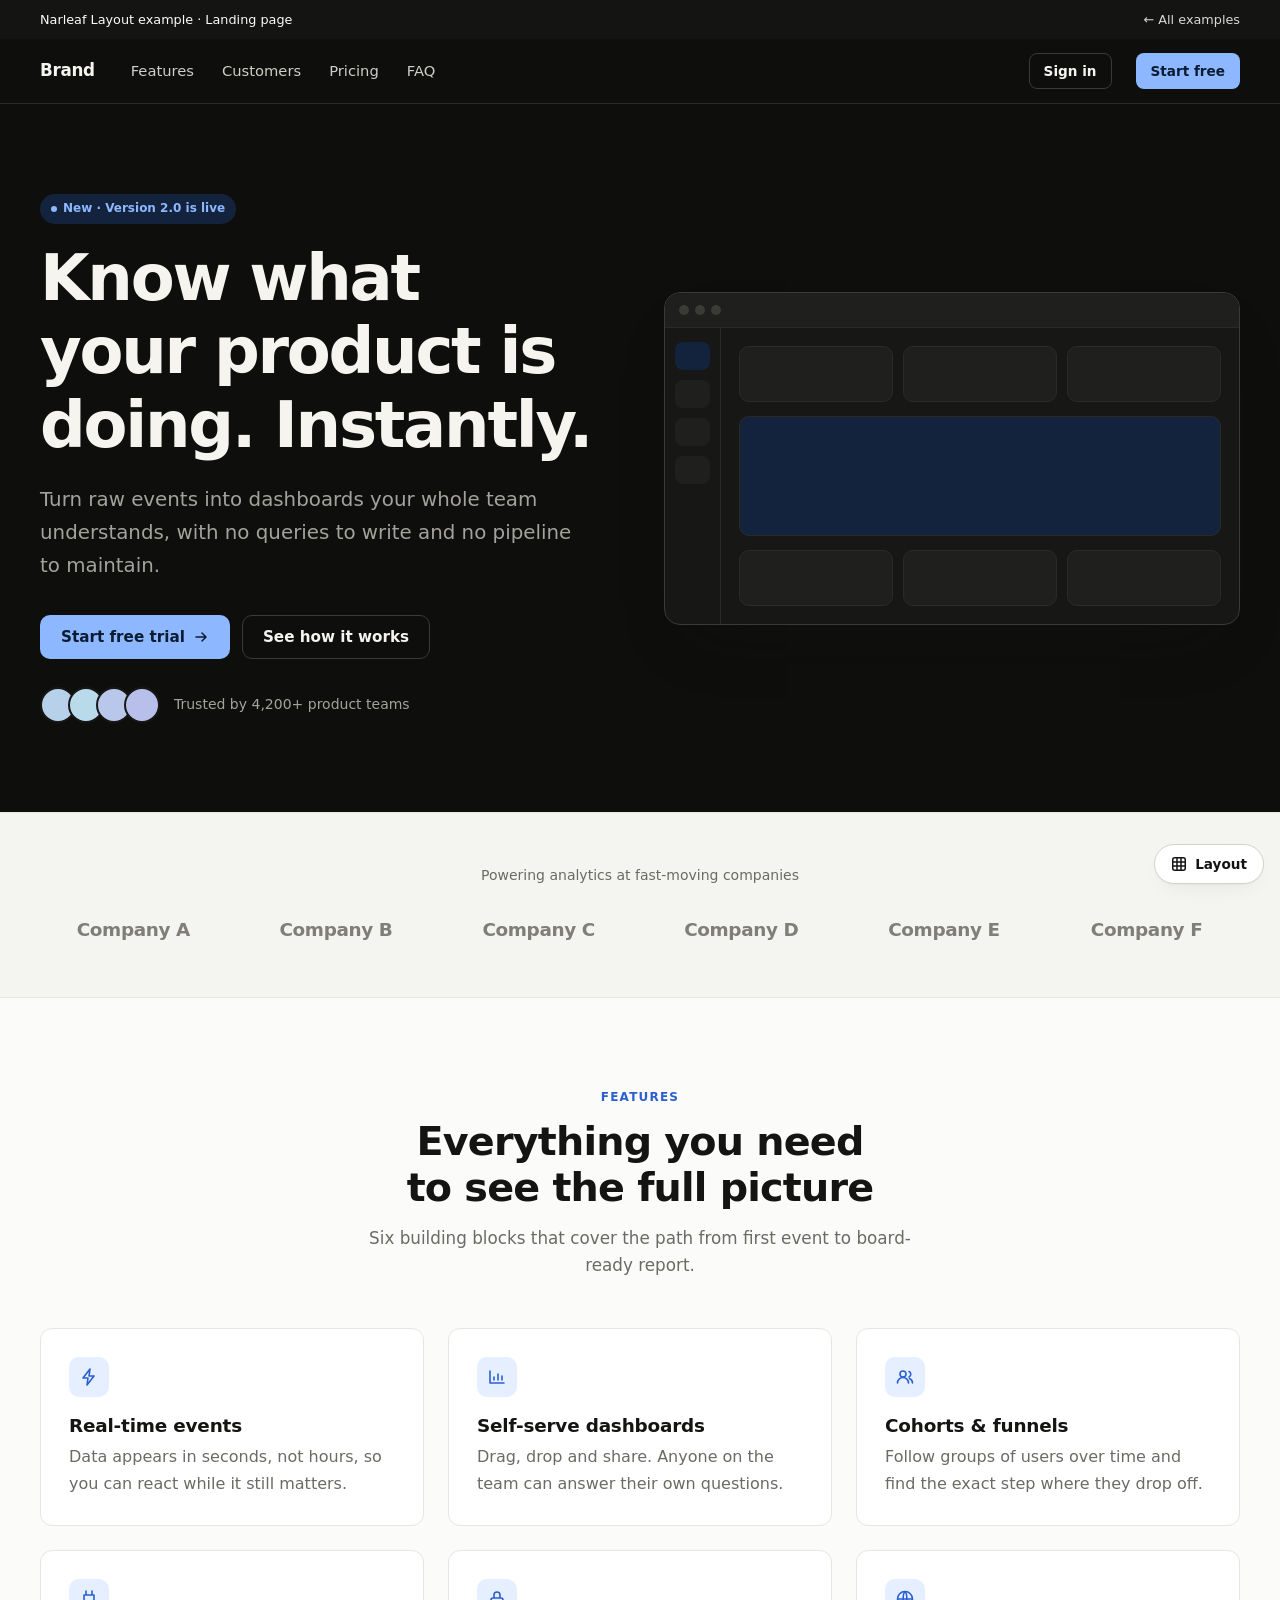
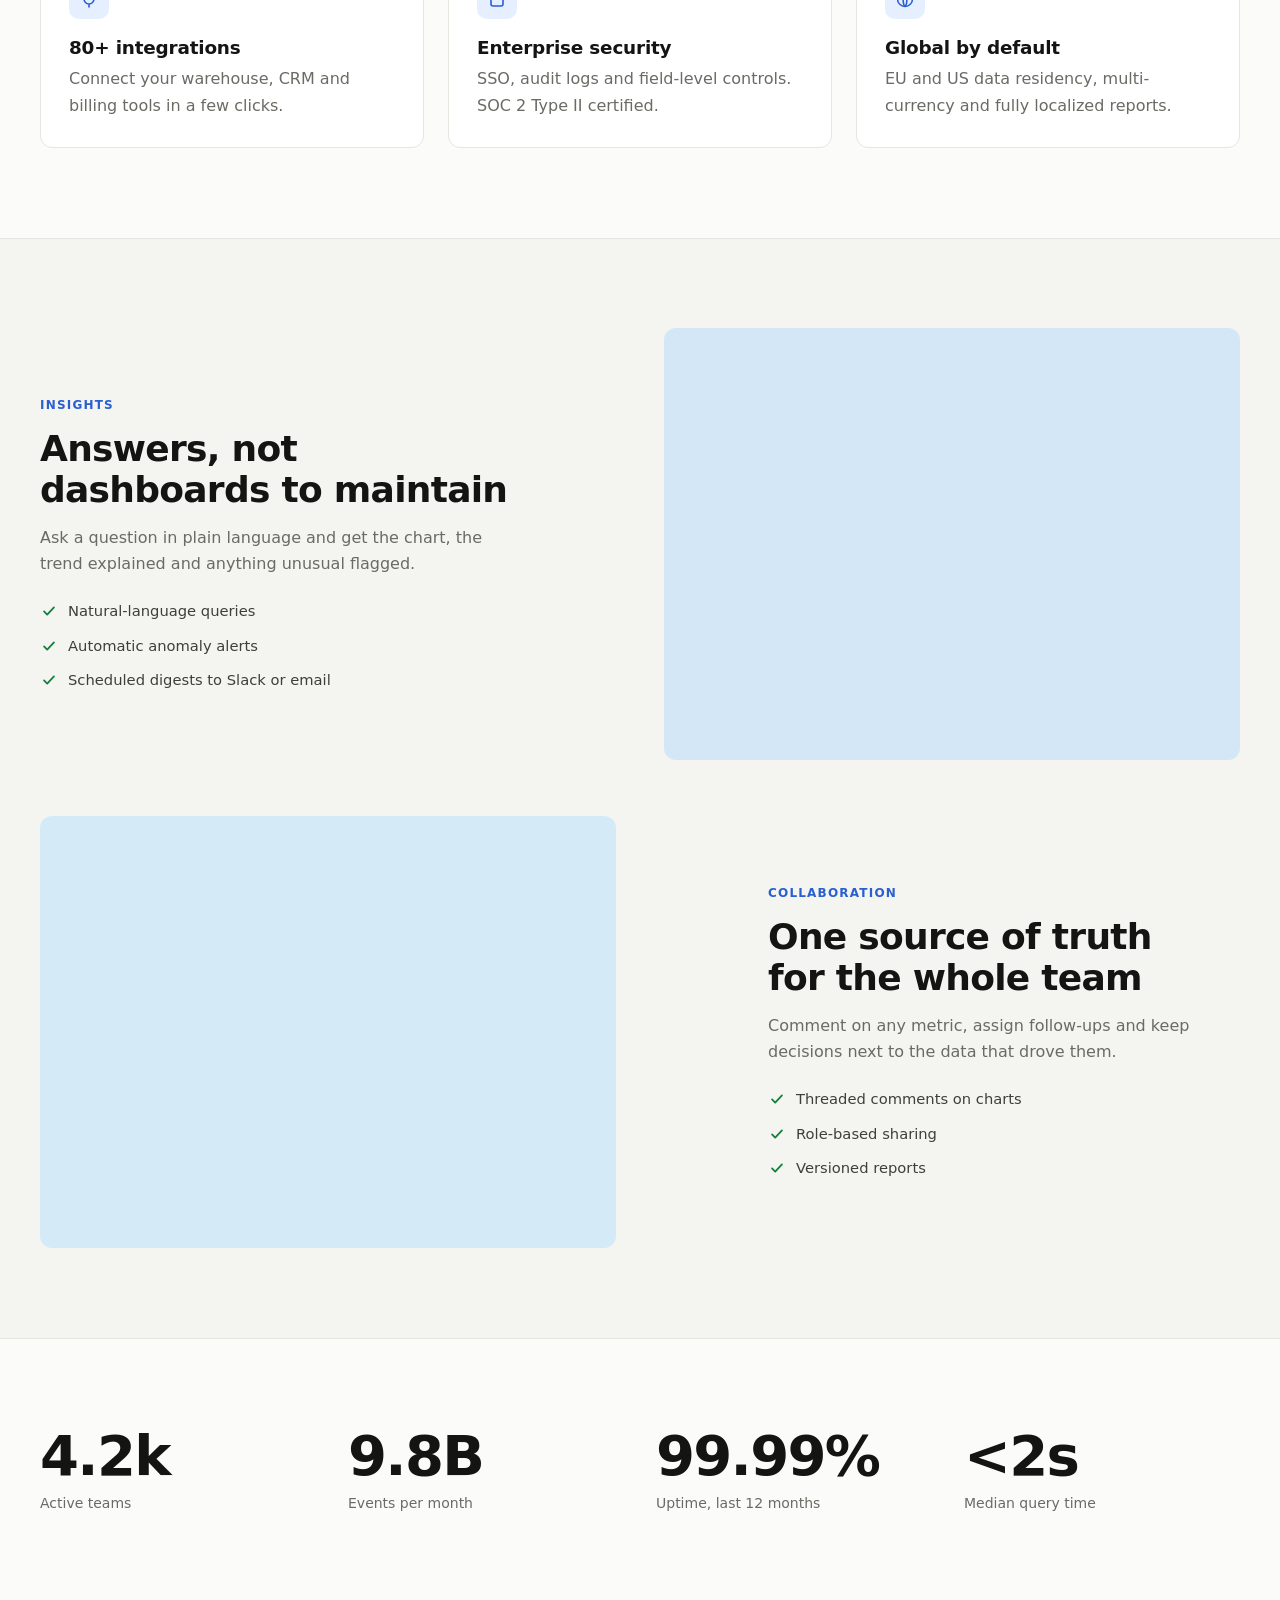
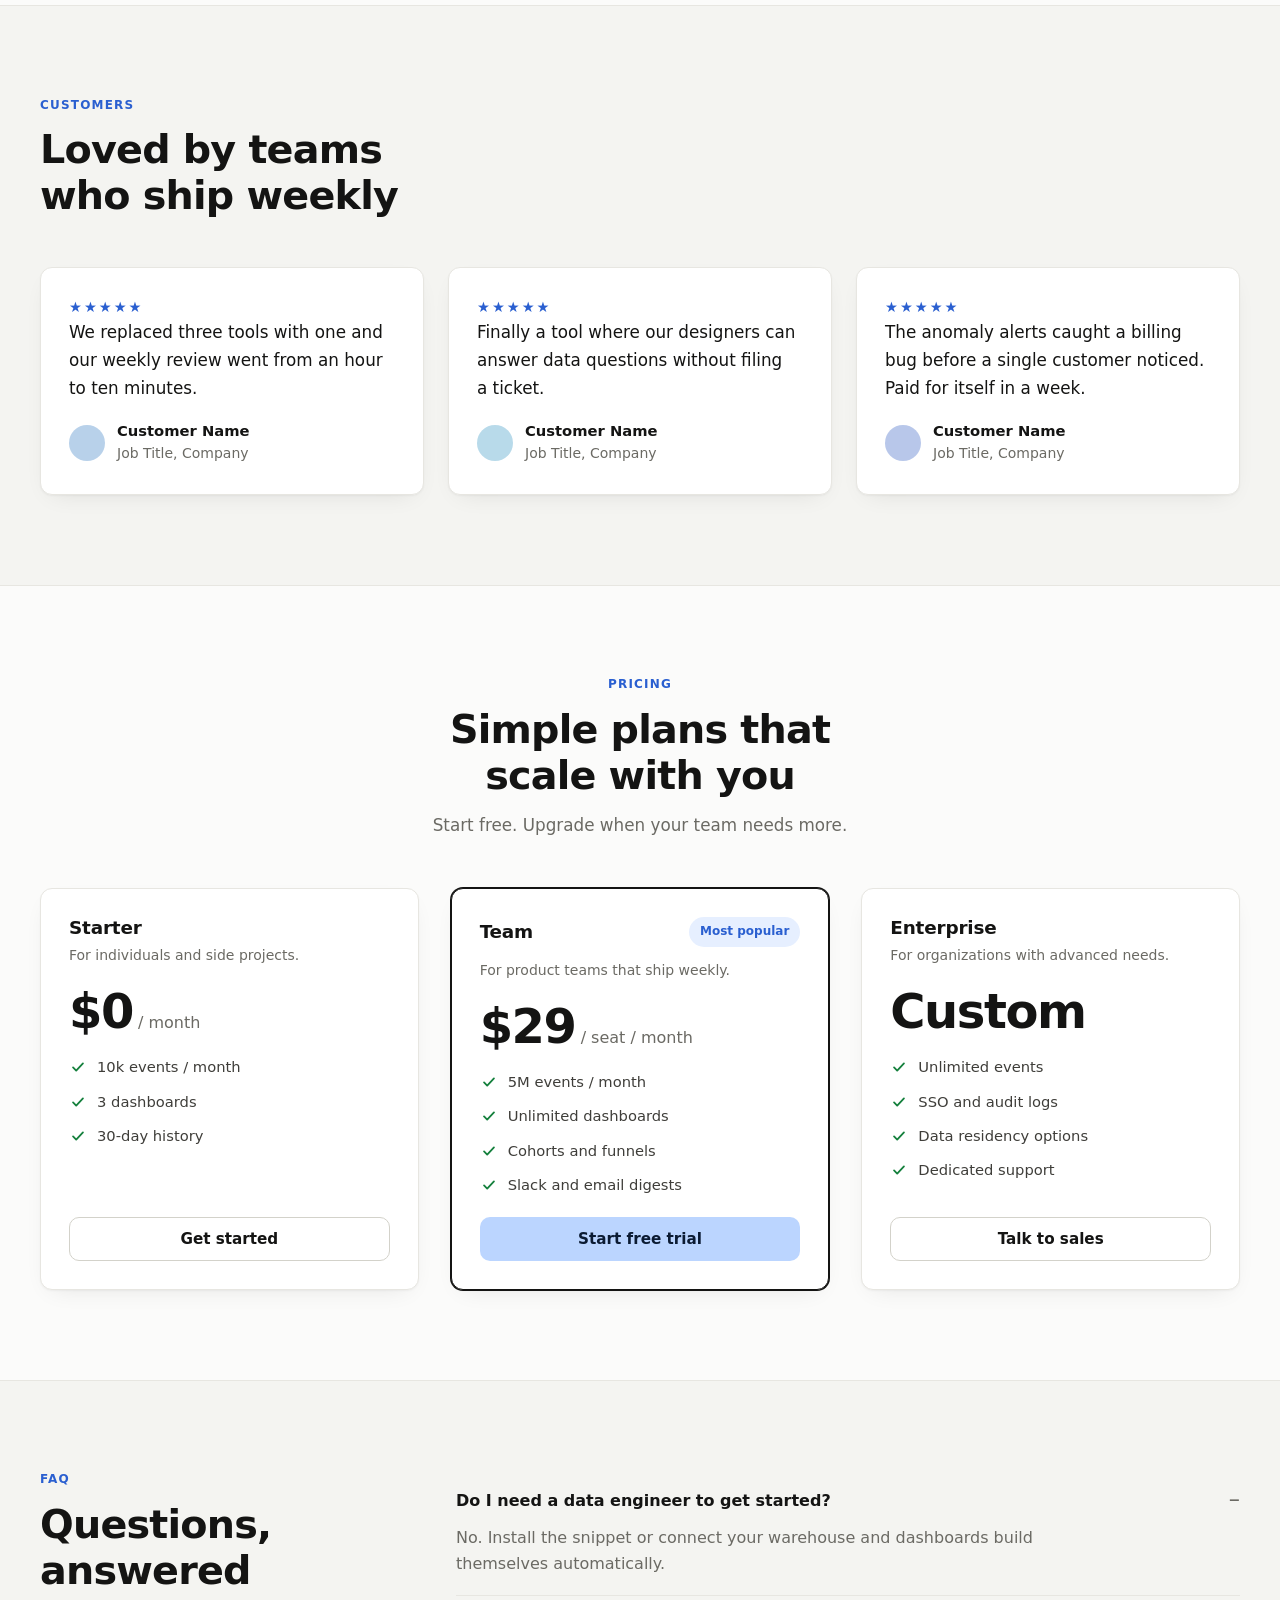
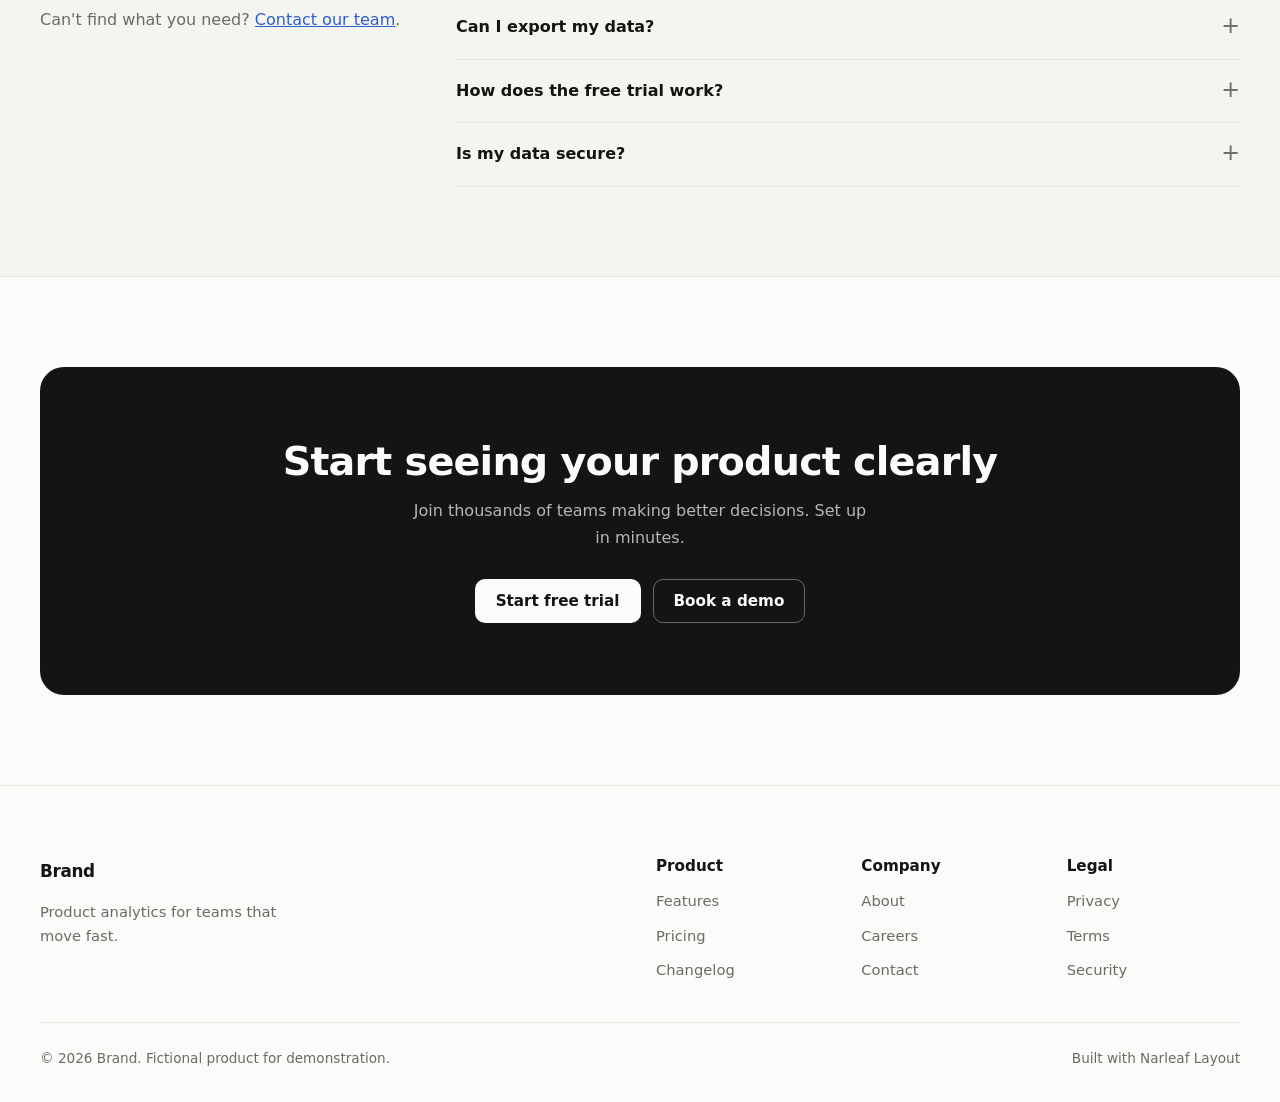
<file: examples/landing.html>
<!DOCTYPE html>
<html lang="en">
<head>
<meta charset="UTF-8">
<meta name="viewport" content="width=device-width, initial-scale=1">
<title>Landing page example · Narleaf Layout</title>
<link rel="icon" type="image/svg+xml" href="../favicon.svg">
<meta name="description" content="A product landing page built with Narleaf Layout: hero, logos, features, alternating sections, stats, testimonials, pricing, FAQ and call to action.">
<link rel="stylesheet" href="../narleaf-full.css">
<link rel="stylesheet" href="examples.css">
<style>
  /* Header and hero stay dark in both color schemes: the tokens are re-declared for these subtrees only. */
  .site-header, .hero {
    --ink: #F5F4EF; --text: #CFCEC7; --muted: #A3A29B; --line: #2A2A27; --line-strong: #3A3A36;
    --surface: #171716; --surface-2: #1F1F1D;
    --accent: #8DB8FF; --accent-soft: #14233D; --accent-fill: #8DB8FF; --on-accent: #0B1B33;
    background: #0E0E0D;
  }
  .site-header { backdrop-filter: none; }

  .hero { padding-block: clamp(40px, 7vw, 96px) clamp(48px, 7vw, 96px); }
  .hero h1 { margin-block: 18px 22px; }

  /* Product mock built from divs, so the page ships no images */
  .mock { border: 1px solid var(--line-strong); border-radius: 16px; background: var(--surface); box-shadow: 0 30px 60px -30px rgba(20,20,19,.35); overflow: hidden; }
  .mock-bar { display: flex; gap: 6px; padding: 12px 14px; border-block-end: 1px solid var(--line); background: var(--surface-2); }
  .mock-bar i { inline-size: 10px; block-size: 10px; border-radius: 50%; background: var(--line-strong); }
  .mock-body { display: grid; grid-template-columns: 56px 1fr; min-block-size: 280px; }
  .mock-side { border-inline-end: 1px solid var(--line); padding: 14px 10px; display: grid; gap: 10px; align-content: start; }
  .mock-side i { block-size: 28px; border-radius: 8px; background: var(--surface-2); }
  .mock-side i:first-child { background: var(--accent-soft); }
  .mock-main { padding: 18px; display: grid; gap: 14px; align-content: start; }
  .mock-row { display: grid; grid-template-columns: repeat(3, 1fr); gap: 10px; }
  .mock-row div { block-size: 56px; border-radius: 10px; background: var(--surface-2); border: 1px solid var(--line); }
  .mock-chart { block-size: 120px; border-radius: 10px; border: 1px solid var(--line); background: var(--accent-soft); }

  .logos { display: grid; grid-template-columns: repeat(2, 1fr); gap: 24px 16px; align-items: center; color: var(--muted); font-weight: 700; letter-spacing: -.02em; font-size: 1.15rem; opacity: .85; }
  .logos span { text-align: center; }
  @media (min-width: 768px) { .logos { grid-template-columns: repeat(6, 1fr); } }

  .stat-num { font-size: clamp(2.25rem, 1.6rem + 2.6vw, 3.5rem); font-weight: 700; letter-spacing: -.03em; color: var(--ink); line-height: 1; }

  .quote p { font-size: 1.05rem; color: var(--ink); }
  .stars { color: var(--accent); letter-spacing: 2px; font-size: .9rem; }

  .plan { display: flex; flex-direction: column; gap: 20px; block-size: 100%; }
  .plan.pro { border-color: var(--ink); box-shadow: 0 0 0 1px var(--ink), var(--shadow); }
  .price { font-size: 3rem; font-weight: 700; letter-spacing: -.03em; color: var(--ink); line-height: 1; }
  .price small { font-size: 1rem; font-weight: 500; color: var(--muted); letter-spacing: 0; }
  .ticks { display: grid; gap: 10px; font-size: .92rem; }
  .ticks li { display: flex; gap: 10px; align-items: flex-start; }
  .ticks svg { inline-size: 18px; block-size: 18px; color: var(--ok); flex: none; margin-block-start: 3px; }
  .plan .btn { margin-block-start: auto; }

  details.faq { border-block-end: 1px solid var(--line); padding-block: 18px; }
  details.faq summary { cursor: pointer; font-weight: 600; color: var(--ink); list-style: none; display: flex; justify-content: space-between; gap: 16px; }
  details.faq summary::-webkit-details-marker { display: none; }
  details.faq summary::after { content: "+"; font-weight: 400; font-size: 1.4rem; line-height: 1; color: var(--muted); }
  details.faq[open] summary::after { content: "–"; }
  details.faq p { margin-block-start: 10px; color: var(--muted); }

  .cta { background: var(--ink); color: var(--bg); border-radius: 24px; padding: clamp(32px, 6vw, 72px); text-align: center; position: relative; overflow: hidden; }
  .cta h2 { color: var(--bg); }
  .cta p { color: color-mix(in srgb, var(--bg) 70%, transparent); }
  .cta .btn { background: var(--bg); color: var(--ink); }
  .cta .btn.ghost { background: transparent; color: var(--bg); border-color: color-mix(in srgb, var(--bg) 35%, transparent); }
</style>
</head>
<body>

<svg width="0" height="0" style="position:absolute" aria-hidden="true">
  <symbol id="i-arrow" viewBox="0 0 16 16"><path d="M3 8h10M9 4l4 4-4 4" fill="none" stroke="currentColor" stroke-width="1.5" stroke-linecap="round" stroke-linejoin="round"/></symbol>
  <symbol id="i-check" viewBox="0 0 20 20"><path d="m4.5 10.5 3.5 3.5 7.5-8" fill="none" stroke="currentColor" stroke-width="2" stroke-linecap="round" stroke-linejoin="round"/></symbol>
  <symbol id="i-bolt" viewBox="0 0 20 20"><path d="M11 2 4 11h5l-1 7 7-9h-5z" fill="none" stroke="currentColor" stroke-width="1.6" stroke-linejoin="round"/></symbol>
  <symbol id="i-lock" viewBox="0 0 20 20"><rect x="4" y="9" width="12" height="8" rx="2" fill="none" stroke="currentColor" stroke-width="1.6"/><path d="M7 9V6a3 3 0 0 1 6 0v3" fill="none" stroke="currentColor" stroke-width="1.6"/></symbol>
  <symbol id="i-chart" viewBox="0 0 20 20"><path d="M3 16V4M3 16h14M7 13v-3M11 13V7M15 13V9" fill="none" stroke="currentColor" stroke-width="1.6" stroke-linecap="round"/></symbol>
  <symbol id="i-users" viewBox="0 0 20 20"><circle cx="8" cy="7" r="3" fill="none" stroke="currentColor" stroke-width="1.6"/><path d="M2.5 16a5.5 5.5 0 0 1 11 0M14 4.5a3 3 0 0 1 0 5.5M17.5 16a5 5 0 0 0-3-4.5" fill="none" stroke="currentColor" stroke-width="1.6" stroke-linecap="round"/></symbol>
  <symbol id="i-plug" viewBox="0 0 20 20"><path d="M7 2v4M13 2v4M5 6h10v4a5 5 0 0 1-10 0zM10 15v3" fill="none" stroke="currentColor" stroke-width="1.6" stroke-linecap="round" stroke-linejoin="round"/></symbol>
  <symbol id="i-globe" viewBox="0 0 20 20"><circle cx="10" cy="10" r="7.5" fill="none" stroke="currentColor" stroke-width="1.6"/><path d="M2.5 10h15M10 2.5c2.5 2.2 2.5 12.8 0 15M10 2.5c-2.5 2.2-2.5 12.8 0 15" fill="none" stroke="currentColor" stroke-width="1.6"/></symbol>
</svg>

<a class="skip" href="#content">Skip to content</a>

<div class="topbar">
  <div class="nar-container nar-pi-auto">
    <span>Narleaf Layout example · Landing page</span>
    <a href="../index.html#examples">← All examples</a>
  </div>
</div>

<header class="site-header">
  <div class="nar-container nar-pi-auto bar">
    <a class="brand" href="#">Brand</a>
    <nav class="nav grow" aria-label="Main">
      <a href="#features">Features</a><a href="#customers">Customers</a><a href="#pricing">Pricing</a><a href="#faq">FAQ</a>
    </nav>
    <a class="btn ghost sm" href="#">Sign in</a>
    <a class="btn sm" href="#pricing">Start free</a>
  </div>
</header>

<main id="content">

  <!-- Hero: copy 6 · product 6 from lg -->
  <section class="hero">
    <div class="nar-container nar-pi-auto" data-nar-container="container pi-auto">
      <div class="nar-grid nar-gap-auto nar-gap-lg-48" style="align-items:center" data-nar-grid="grid gap-auto gap-lg-48">
        <div class="nar-span-12 nar-span-lg-6" data-nar="span-12 span-lg-6">
          <span class="badge accent"><span class="dot"></span>New · Version 2.0 is live</span>
          <h1>Know what your product is doing. Instantly.</h1>
          <p class="lead" style="max-inline-size:52ch">Turn raw events into dashboards your whole team understands, with no queries to write and no pipeline to maintain.</p>
          <div class="row" style="margin-block-start:32px">
            <a class="btn" href="#pricing">Start free trial <svg><use href="#i-arrow"/></svg></a>
            <a class="btn ghost" href="#features">See how it works</a>
          </div>
          <div class="row small muted" style="margin-block-start:28px; gap:14px">
            <div class="avatar-stack"><span class="avatar" style="--h:210"></span><span class="avatar" style="--h:200"></span><span class="avatar" style="--h:222"></span><span class="avatar" style="--h:232"></span></div>
            <span>Trusted by 4,200+ product teams</span>
          </div>
        </div>
        <div class="nar-span-12 nar-span-lg-6" data-nar="span-12 span-lg-6">
          <div class="mock" role="img" aria-label="Illustration of the product dashboard">
            <div class="mock-bar"><i></i><i></i><i></i></div>
            <div class="mock-body">
              <div class="mock-side"><i></i><i></i><i></i><i></i></div>
              <div class="mock-main"><div class="mock-row"><div></div><div></div><div></div></div><div class="mock-chart"></div><div class="mock-row"><div></div><div></div><div></div></div></div>
            </div>
          </div>
        </div>
      </div>
    </div>
  </section>

  <!-- Logo strip: 2 per row on phones, 6 from md -->
  <section class="section tight alt">
    <div class="nar-container nar-pi-auto" data-nar-container="container pi-auto">
      <p class="center small muted" style="margin-block-end:28px">Powering analytics at fast-moving companies</p>
      <div class="logos" aria-label="Customer logos"><span>Company A</span><span>Company B</span><span>Company C</span><span>Company D</span><span>Company E</span><span>Company F</span></div>
    </div>
  </section>

  <!-- Features: 1 → 2 → 3 columns -->
  <section class="section" id="features">
    <div class="nar-container nar-pi-auto" data-nar-container="container pi-auto">
      <div class="section-head center">
        <p class="eyebrow">Features</p>
        <h2>Everything you need to see the full picture</h2>
        <p>Six building blocks that cover the path from first event to board-ready report.</p>
      </div>
      <div class="nar-grid nar-gap-auto" data-nar-grid="grid gap-auto">
        <div class="card flat nar-span-12 nar-span-sm-6 nar-span-lg-4" data-nar="span-12 span-sm-6 span-lg-4"><div class="icon-tile"><svg><use href="#i-bolt"/></svg></div><h3 style="margin-block:18px 8px">Real-time events</h3><p class="muted">Data appears in seconds, not hours, so you can react while it still matters.</p></div>
        <div class="card flat nar-span-12 nar-span-sm-6 nar-span-lg-4" data-nar="span-12 span-sm-6 span-lg-4"><div class="icon-tile"><svg><use href="#i-chart"/></svg></div><h3 style="margin-block:18px 8px">Self-serve dashboards</h3><p class="muted">Drag, drop and share. Anyone on the team can answer their own questions.</p></div>
        <div class="card flat nar-span-12 nar-span-sm-6 nar-span-lg-4" data-nar="span-12 span-sm-6 span-lg-4"><div class="icon-tile"><svg><use href="#i-users"/></svg></div><h3 style="margin-block:18px 8px">Cohorts &amp; funnels</h3><p class="muted">Follow groups of users over time and find the exact step where they drop off.</p></div>
        <div class="card flat nar-span-12 nar-span-sm-6 nar-span-lg-4" data-nar="span-12 span-sm-6 span-lg-4"><div class="icon-tile"><svg><use href="#i-plug"/></svg></div><h3 style="margin-block:18px 8px">80+ integrations</h3><p class="muted">Connect your warehouse, CRM and billing tools in a few clicks.</p></div>
        <div class="card flat nar-span-12 nar-span-sm-6 nar-span-lg-4" data-nar="span-12 span-sm-6 span-lg-4"><div class="icon-tile"><svg><use href="#i-lock"/></svg></div><h3 style="margin-block:18px 8px">Enterprise security</h3><p class="muted">SSO, audit logs and field-level controls. SOC 2 Type II certified.</p></div>
        <div class="card flat nar-span-12 nar-span-sm-6 nar-span-lg-4" data-nar="span-12 span-sm-6 span-lg-4"><div class="icon-tile"><svg><use href="#i-globe"/></svg></div><h3 style="margin-block:18px 8px">Global by default</h3><p class="muted">EU and US data residency, multi-currency and fully localized reports.</p></div>
      </div>
    </div>
  </section>

  <!-- Alternating rows: text and visual swap sides with col-start -->
  <section class="section alt">
    <div class="nar-container nar-pi-auto" data-nar-container="container pi-auto">
      <div class="nar-grid nar-gap-auto nar-gap-lg-48" style="align-items:center; row-gap:56px" data-nar-grid="grid gap-auto gap-lg-48">
        <div class="nar-span-12 nar-span-lg-5" data-nar="span-12 span-lg-5">
          <p class="eyebrow">Insights</p>
          <h2 style="font-size:clamp(1.6rem,1.2rem + 1.4vw,2.25rem)">Answers, not dashboards to maintain</h2>
          <p class="muted" style="margin-block:14px 22px">Ask a question in plain language and get the chart, the trend explained and anything unusual flagged.</p>
          <ul class="ticks"><li><svg><use href="#i-check"/></svg>Natural-language queries</li><li><svg><use href="#i-check"/></svg>Automatic anomaly alerts</li><li><svg><use href="#i-check"/></svg>Scheduled digests to Slack or email</li></ul>
        </div>
        <div class="nar-span-12 nar-span-lg-6 nar-col-start-lg-7" data-nar="span-12 span-lg-6 col-start-lg-7"><div class="art" style="--h:208; --ratio:4/3"></div></div>

        <!-- Visual comes first in the source so auto-placement keeps both items on the same row. -->
        <div class="nar-span-12 nar-span-lg-6" data-nar="span-12 span-lg-6"><div class="art" style="--h:200; --ratio:4/3"></div></div>
        <div class="nar-span-12 nar-span-lg-5 nar-col-start-lg-8" data-nar="span-12 span-lg-5 col-start-lg-8">
          <p class="eyebrow">Collaboration</p>
          <h2 style="font-size:clamp(1.6rem,1.2rem + 1.4vw,2.25rem)">One source of truth for the whole team</h2>
          <p class="muted" style="margin-block:14px 22px">Comment on any metric, assign follow-ups and keep decisions next to the data that drove them.</p>
          <ul class="ticks"><li><svg><use href="#i-check"/></svg>Threaded comments on charts</li><li><svg><use href="#i-check"/></svg>Role-based sharing</li><li><svg><use href="#i-check"/></svg>Versioned reports</li></ul>
        </div>
      </div>
    </div>
  </section>

  <!-- Stats: 2 per row, then 4 -->
  <section class="section">
    <div class="nar-container nar-pi-auto" data-nar-container="container pi-auto">
      <div class="nar-grid nar-gap-32" style="row-gap:40px" data-nar-grid="grid gap-32">
        <div class="nar-span-6 nar-span-lg-3" data-nar="span-6 span-lg-3"><p class="stat-num">4.2k</p><p class="muted small" style="margin-block-start:8px">Active teams</p></div>
        <div class="nar-span-6 nar-span-lg-3" data-nar="span-6 span-lg-3"><p class="stat-num">9.8B</p><p class="muted small" style="margin-block-start:8px">Events per month</p></div>
        <div class="nar-span-6 nar-span-lg-3" data-nar="span-6 span-lg-3"><p class="stat-num">99.99%</p><p class="muted small" style="margin-block-start:8px">Uptime, last 12 months</p></div>
        <div class="nar-span-6 nar-span-lg-3" data-nar="span-6 span-lg-3"><p class="stat-num">&lt;2s</p><p class="muted small" style="margin-block-start:8px">Median query time</p></div>
      </div>
    </div>
  </section>

  <!-- Testimonials: 3 up -->
  <section class="section alt" id="customers">
    <div class="nar-container nar-pi-auto" data-nar-container="container pi-auto">
      <div class="section-head"><p class="eyebrow">Customers</p><h2>Loved by teams who ship weekly</h2></div>
      <div class="nar-grid nar-gap-auto" data-nar-grid="grid gap-auto">
        <figure class="card quote stack nar-span-12 nar-span-md-4" style="margin:0; --stack:18px" data-nar="span-12 span-md-4">
          <div class="stars" aria-label="5 out of 5">★★★★★</div>
          <blockquote style="margin:0"><p>We replaced three tools with one and our weekly review went from an hour to ten minutes.</p></blockquote>
          <figcaption class="author"><span class="avatar" style="--h:210"></span><div><b>Customer Name</b><span class="small muted">Job Title, Company</span></div></figcaption>
        </figure>
        <figure class="card quote stack nar-span-12 nar-span-md-4" style="margin:0; --stack:18px" data-nar="span-12 span-md-4">
          <div class="stars" aria-label="5 out of 5">★★★★★</div>
          <blockquote style="margin:0"><p>Finally a tool where our designers can answer data questions without filing a ticket.</p></blockquote>
          <figcaption class="author"><span class="avatar" style="--h:200"></span><div><b>Customer Name</b><span class="small muted">Job Title, Company</span></div></figcaption>
        </figure>
        <figure class="card quote stack nar-span-12 nar-span-md-4" style="margin:0; --stack:18px" data-nar="span-12 span-md-4">
          <div class="stars" aria-label="5 out of 5">★★★★★</div>
          <blockquote style="margin:0"><p>The anomaly alerts caught a billing bug before a single customer noticed. Paid for itself in a week.</p></blockquote>
          <figcaption class="author"><span class="avatar" style="--h:222"></span><div><b>Customer Name</b><span class="small muted">Job Title, Company</span></div></figcaption>
        </figure>
      </div>
    </div>
  </section>

  <!-- Pricing: stacked on phones, 3 across from md -->
  <section class="section" id="pricing">
    <div class="nar-container nar-pi-auto" data-nar-container="container pi-auto">
      <div class="section-head center"><p class="eyebrow">Pricing</p><h2>Simple plans that scale with you</h2><p>Start free. Upgrade when your team needs more.</p></div>
      <div class="nar-grid nar-gap-16 nar-gap-lg-32" data-nar-grid="grid gap-16 gap-lg-32">
        <div class="nar-span-12 nar-span-md-4" data-nar="span-12 span-md-4">
          <div class="card plan">
            <div><h3>Starter</h3><p class="muted small" style="margin-block-start:6px">For individuals and side projects.</p></div>
            <p class="price">$0<small> / month</small></p>
            <ul class="ticks"><li><svg><use href="#i-check"/></svg>10k events / month</li><li><svg><use href="#i-check"/></svg>3 dashboards</li><li><svg><use href="#i-check"/></svg>30-day history</li></ul>
            <a class="btn ghost" href="#">Get started</a>
          </div>
        </div>
        <div class="nar-span-12 nar-span-md-4" data-nar="span-12 span-md-4">
          <div class="card plan pro">
            <div class="row" style="justify-content:space-between"><h3>Team</h3><span class="badge accent">Most popular</span></div>
            <p class="muted small" style="margin-block-start:-8px">For product teams that ship weekly.</p>
            <p class="price">$29<small> / seat / month</small></p>
            <ul class="ticks"><li><svg><use href="#i-check"/></svg>5M events / month</li><li><svg><use href="#i-check"/></svg>Unlimited dashboards</li><li><svg><use href="#i-check"/></svg>Cohorts and funnels</li><li><svg><use href="#i-check"/></svg>Slack and email digests</li></ul>
            <a class="btn" href="#">Start free trial</a>
          </div>
        </div>
        <div class="nar-span-12 nar-span-md-4" data-nar="span-12 span-md-4">
          <div class="card plan">
            <div><h3>Enterprise</h3><p class="muted small" style="margin-block-start:6px">For organizations with advanced needs.</p></div>
            <p class="price">Custom</p>
            <ul class="ticks"><li><svg><use href="#i-check"/></svg>Unlimited events</li><li><svg><use href="#i-check"/></svg>SSO and audit logs</li><li><svg><use href="#i-check"/></svg>Data residency options</li><li><svg><use href="#i-check"/></svg>Dedicated support</li></ul>
            <a class="btn ghost" href="#">Talk to sales</a>
          </div>
        </div>
      </div>
    </div>
  </section>

  <!-- FAQ: heading 4 · answers 8 -->
  <section class="section alt" id="faq">
    <div class="nar-container nar-pi-auto" data-nar-container="container pi-auto">
      <div class="nar-grid nar-gap-auto nar-gap-lg-48" data-nar-grid="grid gap-auto gap-lg-48">
        <div class="nar-span-12 nar-span-lg-4" data-nar="span-12 span-lg-4">
          <p class="eyebrow">FAQ</p><h2>Questions, answered</h2>
          <p class="muted" style="margin-block-start:14px">Can't find what you need? <a href="#" style="color:var(--accent)">Contact our team</a>.</p>
        </div>
        <div class="nar-span-12 nar-span-lg-8" data-nar="span-12 span-lg-8">
          <details class="faq" open><summary>Do I need a data engineer to get started?</summary><p>No. Install the snippet or connect your warehouse and dashboards build themselves automatically.</p></details>
          <details class="faq"><summary>Can I export my data?</summary><p>Yes. Every chart and raw event can be exported as CSV or streamed to your own warehouse at any time.</p></details>
          <details class="faq"><summary>How does the free trial work?</summary><p>Fourteen days of the Team plan, no credit card required. After that you can pick a plan or drop to Starter.</p></details>
          <details class="faq"><summary>Is my data secure?</summary><p>Data is encrypted in transit and at rest, and we are SOC 2 Type II certified with optional EU data residency.</p></details>
        </div>
      </div>
    </div>
  </section>

  <!-- Final call to action -->
  <section class="section">
    <div class="nar-container nar-pi-auto" data-nar-container="container pi-auto">
      <div class="nar-grid" data-nar-grid="grid">
        <div class="cta nar-span-12" data-nar="span-12">
          <h2>Start seeing your product clearly</h2>
          <p style="margin:14px auto 28px; max-inline-size:48ch">Join thousands of teams making better decisions. Set up in minutes.</p>
          <div class="row" style="justify-content:center"><a class="btn" href="#pricing">Start free trial</a><a class="btn ghost" href="#">Book a demo</a></div>
        </div>
      </div>
    </div>
  </section>
</main>

<footer class="site-footer">
  <div class="nar-container nar-pi-auto" data-nar-container="container pi-auto">
    <div class="nar-grid nar-gap-32" data-nar-grid="grid gap-32">
      <div class="nar-span-12 nar-span-lg-4" data-nar="span-12 span-lg-4">
        <a class="brand" href="#">Brand</a>
        <p class="muted" style="max-inline-size:32ch; margin-block-start:14px">Product analytics for teams that move fast.</p>
      </div>
      <div class="nar-span-6 nar-span-lg-2 nar-col-start-lg-7" data-nar="span-6 span-lg-2 col-start-lg-7"><h4>Product</h4><ul class="link-list"><li><a href="#">Features</a></li><li><a href="#">Pricing</a></li><li><a href="#">Changelog</a></li></ul></div>
      <div class="nar-span-6 nar-span-lg-2" data-nar="span-6 span-lg-2"><h4>Company</h4><ul class="link-list"><li><a href="#">About</a></li><li><a href="#">Careers</a></li><li><a href="#">Contact</a></li></ul></div>
      <div class="nar-span-6 nar-span-lg-2" data-nar="span-6 span-lg-2"><h4>Legal</h4><ul class="link-list"><li><a href="#">Privacy</a></li><li><a href="#">Terms</a></li><li><a href="#">Security</a></li></ul></div>
    </div>
    <div class="legal"><span>© 2026 Brand. Fictional product for demonstration.</span><span>Built with Narleaf Layout</span></div>
  </div>
</footer>

<script src="examples.js" defer></script>
</body>
</html>
</file>
<file: narleaf-full.css>
/*! Narleaf Layout v0.1.0 */
/*! columns: 12 */
/*! breakpoints: sm, md, lg, xl */
/*! selectors: standard */
/*! core: container, container-full, grid, span, span auto, span responsive, pi-auto, gap-auto */
/*! pi utilities */
/*! pi responsive */
/*! gap utilities */
/*! gap responsive */
/*! gap axis utilities */
/*! gap axis responsive */
/*! col-start utilities */
/*! col-start responsive */
/*! col-end utilities */
/*! col-end responsive */
/*! offset utilities */
/*! offset responsive */
:root {
  --nar-container-max: 1280px;
  --nar-container-pi-base: 16px;
  --nar-container-pi-sm: 24px;
  --nar-container-pi-md: 24px;
  --nar-container-pi-lg: 32px;
  --nar-container-pi-xl: 40px;
  --nar-gap-auto-base: 16px;
  --nar-gap-auto-sm: 16px;
  --nar-gap-auto-md: 24px;
  --nar-gap-auto-lg: 24px;
  --nar-gap-auto-xl: 24px;
}

.nar-container,
.nar-container-full {
  inline-size: 100%;
  margin-inline: auto;
  box-sizing: border-box;
  --nar-container-pi: 0;
  padding-inline: var(--nar-container-pi);
}

.nar-container {
  max-inline-size: var(--nar-container-max);
}

.nar-container-full {
  max-inline-size: none;
}

.nar-container.nar-pi-auto,
.nar-container-full.nar-pi-auto {
  --nar-container-pi: var(--nar-container-pi-base);
}

@media (min-width: 640px) {
  .nar-container.nar-pi-auto,
  .nar-container-full.nar-pi-auto {
    --nar-container-pi: var(--nar-container-pi-sm);
  }
}
@media (min-width: 768px) {
  .nar-container.nar-pi-auto,
  .nar-container-full.nar-pi-auto {
    --nar-container-pi: var(--nar-container-pi-md);
  }
}
@media (min-width: 1024px) {
  .nar-container.nar-pi-auto,
  .nar-container-full.nar-pi-auto {
    --nar-container-pi: var(--nar-container-pi-lg);
  }
}
@media (min-width: 1280px) {
  .nar-container.nar-pi-auto,
  .nar-container-full.nar-pi-auto {
    --nar-container-pi: var(--nar-container-pi-xl);
  }
}
.nar-container.nar-pi-0,
.nar-container-full.nar-pi-0 {
  --nar-container-pi: 0;
}

.nar-container.nar-pi-16,
.nar-container-full.nar-pi-16 {
  --nar-container-pi: 16px;
}

.nar-container.nar-pi-24,
.nar-container-full.nar-pi-24 {
  --nar-container-pi: 24px;
}

.nar-container.nar-pi-32,
.nar-container-full.nar-pi-32 {
  --nar-container-pi: 32px;
}

.nar-container.nar-pi-40,
.nar-container-full.nar-pi-40 {
  --nar-container-pi: 40px;
}

@media (min-width: 640px) {
  .nar-container.nar-pi-sm-0,
  .nar-container-full.nar-pi-sm-0 {
    --nar-container-pi: 0;
  }
  .nar-container.nar-pi-sm-16,
  .nar-container-full.nar-pi-sm-16 {
    --nar-container-pi: 16px;
  }
  .nar-container.nar-pi-sm-24,
  .nar-container-full.nar-pi-sm-24 {
    --nar-container-pi: 24px;
  }
  .nar-container.nar-pi-sm-32,
  .nar-container-full.nar-pi-sm-32 {
    --nar-container-pi: 32px;
  }
  .nar-container.nar-pi-sm-40,
  .nar-container-full.nar-pi-sm-40 {
    --nar-container-pi: 40px;
  }
}
@media (min-width: 768px) {
  .nar-container.nar-pi-md-0,
  .nar-container-full.nar-pi-md-0 {
    --nar-container-pi: 0;
  }
  .nar-container.nar-pi-md-16,
  .nar-container-full.nar-pi-md-16 {
    --nar-container-pi: 16px;
  }
  .nar-container.nar-pi-md-24,
  .nar-container-full.nar-pi-md-24 {
    --nar-container-pi: 24px;
  }
  .nar-container.nar-pi-md-32,
  .nar-container-full.nar-pi-md-32 {
    --nar-container-pi: 32px;
  }
  .nar-container.nar-pi-md-40,
  .nar-container-full.nar-pi-md-40 {
    --nar-container-pi: 40px;
  }
}
@media (min-width: 1024px) {
  .nar-container.nar-pi-lg-0,
  .nar-container-full.nar-pi-lg-0 {
    --nar-container-pi: 0;
  }
  .nar-container.nar-pi-lg-16,
  .nar-container-full.nar-pi-lg-16 {
    --nar-container-pi: 16px;
  }
  .nar-container.nar-pi-lg-24,
  .nar-container-full.nar-pi-lg-24 {
    --nar-container-pi: 24px;
  }
  .nar-container.nar-pi-lg-32,
  .nar-container-full.nar-pi-lg-32 {
    --nar-container-pi: 32px;
  }
  .nar-container.nar-pi-lg-40,
  .nar-container-full.nar-pi-lg-40 {
    --nar-container-pi: 40px;
  }
}
@media (min-width: 1280px) {
  .nar-container.nar-pi-xl-0,
  .nar-container-full.nar-pi-xl-0 {
    --nar-container-pi: 0;
  }
  .nar-container.nar-pi-xl-16,
  .nar-container-full.nar-pi-xl-16 {
    --nar-container-pi: 16px;
  }
  .nar-container.nar-pi-xl-24,
  .nar-container-full.nar-pi-xl-24 {
    --nar-container-pi: 24px;
  }
  .nar-container.nar-pi-xl-32,
  .nar-container-full.nar-pi-xl-32 {
    --nar-container-pi: 32px;
  }
  .nar-container.nar-pi-xl-40,
  .nar-container-full.nar-pi-xl-40 {
    --nar-container-pi: 40px;
  }
}
.nar-grid {
  display: grid;
  grid-template-columns: repeat(12, minmax(0, 1fr));
  --nar-gap: 0;
  --nar-gap-inline: var(--nar-gap);
  --nar-gap-block: var(--nar-gap);
  column-gap: var(--nar-gap-inline);
  row-gap: var(--nar-gap-block);
}

.nar-grid > * {
  min-inline-size: 0;
}

.nar-grid.nar-gap-auto {
  --nar-gap: var(--nar-gap-auto-base);
}

@media (min-width: 640px) {
  .nar-grid.nar-gap-auto {
    --nar-gap: var(--nar-gap-auto-sm);
  }
}
@media (min-width: 768px) {
  .nar-grid.nar-gap-auto {
    --nar-gap: var(--nar-gap-auto-md);
  }
}
@media (min-width: 1024px) {
  .nar-grid.nar-gap-auto {
    --nar-gap: var(--nar-gap-auto-lg);
  }
}
@media (min-width: 1280px) {
  .nar-grid.nar-gap-auto {
    --nar-gap: var(--nar-gap-auto-xl);
  }
}
.nar-grid > .nar-span-auto {
  grid-column: auto;
}

.nar-grid > .nar-span-1 {
  grid-column: span 1/span 1;
}

.nar-grid > .nar-span-2 {
  grid-column: span 2/span 2;
}

.nar-grid > .nar-span-3 {
  grid-column: span 3/span 3;
}

.nar-grid > .nar-span-4 {
  grid-column: span 4/span 4;
}

.nar-grid > .nar-span-5 {
  grid-column: span 5/span 5;
}

.nar-grid > .nar-span-6 {
  grid-column: span 6/span 6;
}

.nar-grid > .nar-span-7 {
  grid-column: span 7/span 7;
}

.nar-grid > .nar-span-8 {
  grid-column: span 8/span 8;
}

.nar-grid > .nar-span-9 {
  grid-column: span 9/span 9;
}

.nar-grid > .nar-span-10 {
  grid-column: span 10/span 10;
}

.nar-grid > .nar-span-11 {
  grid-column: span 11/span 11;
}

.nar-grid > .nar-span-12 {
  grid-column: span 12/span 12;
}

@media (min-width: 640px) {
  .nar-grid > .nar-span-sm-auto {
    grid-column: auto;
  }
  .nar-grid > .nar-span-sm-1 {
    grid-column: span 1/span 1;
  }
  .nar-grid > .nar-span-sm-2 {
    grid-column: span 2/span 2;
  }
  .nar-grid > .nar-span-sm-3 {
    grid-column: span 3/span 3;
  }
  .nar-grid > .nar-span-sm-4 {
    grid-column: span 4/span 4;
  }
  .nar-grid > .nar-span-sm-5 {
    grid-column: span 5/span 5;
  }
  .nar-grid > .nar-span-sm-6 {
    grid-column: span 6/span 6;
  }
  .nar-grid > .nar-span-sm-7 {
    grid-column: span 7/span 7;
  }
  .nar-grid > .nar-span-sm-8 {
    grid-column: span 8/span 8;
  }
  .nar-grid > .nar-span-sm-9 {
    grid-column: span 9/span 9;
  }
  .nar-grid > .nar-span-sm-10 {
    grid-column: span 10/span 10;
  }
  .nar-grid > .nar-span-sm-11 {
    grid-column: span 11/span 11;
  }
  .nar-grid > .nar-span-sm-12 {
    grid-column: span 12/span 12;
  }
}
@media (min-width: 768px) {
  .nar-grid > .nar-span-md-auto {
    grid-column: auto;
  }
  .nar-grid > .nar-span-md-1 {
    grid-column: span 1/span 1;
  }
  .nar-grid > .nar-span-md-2 {
    grid-column: span 2/span 2;
  }
  .nar-grid > .nar-span-md-3 {
    grid-column: span 3/span 3;
  }
  .nar-grid > .nar-span-md-4 {
    grid-column: span 4/span 4;
  }
  .nar-grid > .nar-span-md-5 {
    grid-column: span 5/span 5;
  }
  .nar-grid > .nar-span-md-6 {
    grid-column: span 6/span 6;
  }
  .nar-grid > .nar-span-md-7 {
    grid-column: span 7/span 7;
  }
  .nar-grid > .nar-span-md-8 {
    grid-column: span 8/span 8;
  }
  .nar-grid > .nar-span-md-9 {
    grid-column: span 9/span 9;
  }
  .nar-grid > .nar-span-md-10 {
    grid-column: span 10/span 10;
  }
  .nar-grid > .nar-span-md-11 {
    grid-column: span 11/span 11;
  }
  .nar-grid > .nar-span-md-12 {
    grid-column: span 12/span 12;
  }
}
@media (min-width: 1024px) {
  .nar-grid > .nar-span-lg-auto {
    grid-column: auto;
  }
  .nar-grid > .nar-span-lg-1 {
    grid-column: span 1/span 1;
  }
  .nar-grid > .nar-span-lg-2 {
    grid-column: span 2/span 2;
  }
  .nar-grid > .nar-span-lg-3 {
    grid-column: span 3/span 3;
  }
  .nar-grid > .nar-span-lg-4 {
    grid-column: span 4/span 4;
  }
  .nar-grid > .nar-span-lg-5 {
    grid-column: span 5/span 5;
  }
  .nar-grid > .nar-span-lg-6 {
    grid-column: span 6/span 6;
  }
  .nar-grid > .nar-span-lg-7 {
    grid-column: span 7/span 7;
  }
  .nar-grid > .nar-span-lg-8 {
    grid-column: span 8/span 8;
  }
  .nar-grid > .nar-span-lg-9 {
    grid-column: span 9/span 9;
  }
  .nar-grid > .nar-span-lg-10 {
    grid-column: span 10/span 10;
  }
  .nar-grid > .nar-span-lg-11 {
    grid-column: span 11/span 11;
  }
  .nar-grid > .nar-span-lg-12 {
    grid-column: span 12/span 12;
  }
}
@media (min-width: 1280px) {
  .nar-grid > .nar-span-xl-auto {
    grid-column: auto;
  }
  .nar-grid > .nar-span-xl-1 {
    grid-column: span 1/span 1;
  }
  .nar-grid > .nar-span-xl-2 {
    grid-column: span 2/span 2;
  }
  .nar-grid > .nar-span-xl-3 {
    grid-column: span 3/span 3;
  }
  .nar-grid > .nar-span-xl-4 {
    grid-column: span 4/span 4;
  }
  .nar-grid > .nar-span-xl-5 {
    grid-column: span 5/span 5;
  }
  .nar-grid > .nar-span-xl-6 {
    grid-column: span 6/span 6;
  }
  .nar-grid > .nar-span-xl-7 {
    grid-column: span 7/span 7;
  }
  .nar-grid > .nar-span-xl-8 {
    grid-column: span 8/span 8;
  }
  .nar-grid > .nar-span-xl-9 {
    grid-column: span 9/span 9;
  }
  .nar-grid > .nar-span-xl-10 {
    grid-column: span 10/span 10;
  }
  .nar-grid > .nar-span-xl-11 {
    grid-column: span 11/span 11;
  }
  .nar-grid > .nar-span-xl-12 {
    grid-column: span 12/span 12;
  }
}
.nar-grid > .nar-col-start-1 {
  grid-column-start: 1;
}

.nar-grid > .nar-col-start-2 {
  grid-column-start: 2;
}

.nar-grid > .nar-col-start-3 {
  grid-column-start: 3;
}

.nar-grid > .nar-col-start-4 {
  grid-column-start: 4;
}

.nar-grid > .nar-col-start-5 {
  grid-column-start: 5;
}

.nar-grid > .nar-col-start-6 {
  grid-column-start: 6;
}

.nar-grid > .nar-col-start-7 {
  grid-column-start: 7;
}

.nar-grid > .nar-col-start-8 {
  grid-column-start: 8;
}

.nar-grid > .nar-col-start-9 {
  grid-column-start: 9;
}

.nar-grid > .nar-col-start-10 {
  grid-column-start: 10;
}

.nar-grid > .nar-col-start-11 {
  grid-column-start: 11;
}

.nar-grid > .nar-col-start-12 {
  grid-column-start: 12;
}

.nar-grid > .nar-col-start-13 {
  grid-column-start: 13;
}

@media (min-width: 640px) {
  .nar-grid > .nar-col-start-sm-1 {
    grid-column-start: 1;
  }
  .nar-grid > .nar-col-start-sm-2 {
    grid-column-start: 2;
  }
  .nar-grid > .nar-col-start-sm-3 {
    grid-column-start: 3;
  }
  .nar-grid > .nar-col-start-sm-4 {
    grid-column-start: 4;
  }
  .nar-grid > .nar-col-start-sm-5 {
    grid-column-start: 5;
  }
  .nar-grid > .nar-col-start-sm-6 {
    grid-column-start: 6;
  }
  .nar-grid > .nar-col-start-sm-7 {
    grid-column-start: 7;
  }
  .nar-grid > .nar-col-start-sm-8 {
    grid-column-start: 8;
  }
  .nar-grid > .nar-col-start-sm-9 {
    grid-column-start: 9;
  }
  .nar-grid > .nar-col-start-sm-10 {
    grid-column-start: 10;
  }
  .nar-grid > .nar-col-start-sm-11 {
    grid-column-start: 11;
  }
  .nar-grid > .nar-col-start-sm-12 {
    grid-column-start: 12;
  }
  .nar-grid > .nar-col-start-sm-13 {
    grid-column-start: 13;
  }
}
@media (min-width: 768px) {
  .nar-grid > .nar-col-start-md-1 {
    grid-column-start: 1;
  }
  .nar-grid > .nar-col-start-md-2 {
    grid-column-start: 2;
  }
  .nar-grid > .nar-col-start-md-3 {
    grid-column-start: 3;
  }
  .nar-grid > .nar-col-start-md-4 {
    grid-column-start: 4;
  }
  .nar-grid > .nar-col-start-md-5 {
    grid-column-start: 5;
  }
  .nar-grid > .nar-col-start-md-6 {
    grid-column-start: 6;
  }
  .nar-grid > .nar-col-start-md-7 {
    grid-column-start: 7;
  }
  .nar-grid > .nar-col-start-md-8 {
    grid-column-start: 8;
  }
  .nar-grid > .nar-col-start-md-9 {
    grid-column-start: 9;
  }
  .nar-grid > .nar-col-start-md-10 {
    grid-column-start: 10;
  }
  .nar-grid > .nar-col-start-md-11 {
    grid-column-start: 11;
  }
  .nar-grid > .nar-col-start-md-12 {
    grid-column-start: 12;
  }
  .nar-grid > .nar-col-start-md-13 {
    grid-column-start: 13;
  }
}
@media (min-width: 1024px) {
  .nar-grid > .nar-col-start-lg-1 {
    grid-column-start: 1;
  }
  .nar-grid > .nar-col-start-lg-2 {
    grid-column-start: 2;
  }
  .nar-grid > .nar-col-start-lg-3 {
    grid-column-start: 3;
  }
  .nar-grid > .nar-col-start-lg-4 {
    grid-column-start: 4;
  }
  .nar-grid > .nar-col-start-lg-5 {
    grid-column-start: 5;
  }
  .nar-grid > .nar-col-start-lg-6 {
    grid-column-start: 6;
  }
  .nar-grid > .nar-col-start-lg-7 {
    grid-column-start: 7;
  }
  .nar-grid > .nar-col-start-lg-8 {
    grid-column-start: 8;
  }
  .nar-grid > .nar-col-start-lg-9 {
    grid-column-start: 9;
  }
  .nar-grid > .nar-col-start-lg-10 {
    grid-column-start: 10;
  }
  .nar-grid > .nar-col-start-lg-11 {
    grid-column-start: 11;
  }
  .nar-grid > .nar-col-start-lg-12 {
    grid-column-start: 12;
  }
  .nar-grid > .nar-col-start-lg-13 {
    grid-column-start: 13;
  }
}
@media (min-width: 1280px) {
  .nar-grid > .nar-col-start-xl-1 {
    grid-column-start: 1;
  }
  .nar-grid > .nar-col-start-xl-2 {
    grid-column-start: 2;
  }
  .nar-grid > .nar-col-start-xl-3 {
    grid-column-start: 3;
  }
  .nar-grid > .nar-col-start-xl-4 {
    grid-column-start: 4;
  }
  .nar-grid > .nar-col-start-xl-5 {
    grid-column-start: 5;
  }
  .nar-grid > .nar-col-start-xl-6 {
    grid-column-start: 6;
  }
  .nar-grid > .nar-col-start-xl-7 {
    grid-column-start: 7;
  }
  .nar-grid > .nar-col-start-xl-8 {
    grid-column-start: 8;
  }
  .nar-grid > .nar-col-start-xl-9 {
    grid-column-start: 9;
  }
  .nar-grid > .nar-col-start-xl-10 {
    grid-column-start: 10;
  }
  .nar-grid > .nar-col-start-xl-11 {
    grid-column-start: 11;
  }
  .nar-grid > .nar-col-start-xl-12 {
    grid-column-start: 12;
  }
  .nar-grid > .nar-col-start-xl-13 {
    grid-column-start: 13;
  }
}
.nar-grid > .nar-col-end-1 {
  grid-column-end: 1;
}

.nar-grid > .nar-col-end-2 {
  grid-column-end: 2;
}

.nar-grid > .nar-col-end-3 {
  grid-column-end: 3;
}

.nar-grid > .nar-col-end-4 {
  grid-column-end: 4;
}

.nar-grid > .nar-col-end-5 {
  grid-column-end: 5;
}

.nar-grid > .nar-col-end-6 {
  grid-column-end: 6;
}

.nar-grid > .nar-col-end-7 {
  grid-column-end: 7;
}

.nar-grid > .nar-col-end-8 {
  grid-column-end: 8;
}

.nar-grid > .nar-col-end-9 {
  grid-column-end: 9;
}

.nar-grid > .nar-col-end-10 {
  grid-column-end: 10;
}

.nar-grid > .nar-col-end-11 {
  grid-column-end: 11;
}

.nar-grid > .nar-col-end-12 {
  grid-column-end: 12;
}

.nar-grid > .nar-col-end-13 {
  grid-column-end: 13;
}

@media (min-width: 640px) {
  .nar-grid > .nar-col-end-sm-1 {
    grid-column-end: 1;
  }
  .nar-grid > .nar-col-end-sm-2 {
    grid-column-end: 2;
  }
  .nar-grid > .nar-col-end-sm-3 {
    grid-column-end: 3;
  }
  .nar-grid > .nar-col-end-sm-4 {
    grid-column-end: 4;
  }
  .nar-grid > .nar-col-end-sm-5 {
    grid-column-end: 5;
  }
  .nar-grid > .nar-col-end-sm-6 {
    grid-column-end: 6;
  }
  .nar-grid > .nar-col-end-sm-7 {
    grid-column-end: 7;
  }
  .nar-grid > .nar-col-end-sm-8 {
    grid-column-end: 8;
  }
  .nar-grid > .nar-col-end-sm-9 {
    grid-column-end: 9;
  }
  .nar-grid > .nar-col-end-sm-10 {
    grid-column-end: 10;
  }
  .nar-grid > .nar-col-end-sm-11 {
    grid-column-end: 11;
  }
  .nar-grid > .nar-col-end-sm-12 {
    grid-column-end: 12;
  }
  .nar-grid > .nar-col-end-sm-13 {
    grid-column-end: 13;
  }
}
@media (min-width: 768px) {
  .nar-grid > .nar-col-end-md-1 {
    grid-column-end: 1;
  }
  .nar-grid > .nar-col-end-md-2 {
    grid-column-end: 2;
  }
  .nar-grid > .nar-col-end-md-3 {
    grid-column-end: 3;
  }
  .nar-grid > .nar-col-end-md-4 {
    grid-column-end: 4;
  }
  .nar-grid > .nar-col-end-md-5 {
    grid-column-end: 5;
  }
  .nar-grid > .nar-col-end-md-6 {
    grid-column-end: 6;
  }
  .nar-grid > .nar-col-end-md-7 {
    grid-column-end: 7;
  }
  .nar-grid > .nar-col-end-md-8 {
    grid-column-end: 8;
  }
  .nar-grid > .nar-col-end-md-9 {
    grid-column-end: 9;
  }
  .nar-grid > .nar-col-end-md-10 {
    grid-column-end: 10;
  }
  .nar-grid > .nar-col-end-md-11 {
    grid-column-end: 11;
  }
  .nar-grid > .nar-col-end-md-12 {
    grid-column-end: 12;
  }
  .nar-grid > .nar-col-end-md-13 {
    grid-column-end: 13;
  }
}
@media (min-width: 1024px) {
  .nar-grid > .nar-col-end-lg-1 {
    grid-column-end: 1;
  }
  .nar-grid > .nar-col-end-lg-2 {
    grid-column-end: 2;
  }
  .nar-grid > .nar-col-end-lg-3 {
    grid-column-end: 3;
  }
  .nar-grid > .nar-col-end-lg-4 {
    grid-column-end: 4;
  }
  .nar-grid > .nar-col-end-lg-5 {
    grid-column-end: 5;
  }
  .nar-grid > .nar-col-end-lg-6 {
    grid-column-end: 6;
  }
  .nar-grid > .nar-col-end-lg-7 {
    grid-column-end: 7;
  }
  .nar-grid > .nar-col-end-lg-8 {
    grid-column-end: 8;
  }
  .nar-grid > .nar-col-end-lg-9 {
    grid-column-end: 9;
  }
  .nar-grid > .nar-col-end-lg-10 {
    grid-column-end: 10;
  }
  .nar-grid > .nar-col-end-lg-11 {
    grid-column-end: 11;
  }
  .nar-grid > .nar-col-end-lg-12 {
    grid-column-end: 12;
  }
  .nar-grid > .nar-col-end-lg-13 {
    grid-column-end: 13;
  }
}
@media (min-width: 1280px) {
  .nar-grid > .nar-col-end-xl-1 {
    grid-column-end: 1;
  }
  .nar-grid > .nar-col-end-xl-2 {
    grid-column-end: 2;
  }
  .nar-grid > .nar-col-end-xl-3 {
    grid-column-end: 3;
  }
  .nar-grid > .nar-col-end-xl-4 {
    grid-column-end: 4;
  }
  .nar-grid > .nar-col-end-xl-5 {
    grid-column-end: 5;
  }
  .nar-grid > .nar-col-end-xl-6 {
    grid-column-end: 6;
  }
  .nar-grid > .nar-col-end-xl-7 {
    grid-column-end: 7;
  }
  .nar-grid > .nar-col-end-xl-8 {
    grid-column-end: 8;
  }
  .nar-grid > .nar-col-end-xl-9 {
    grid-column-end: 9;
  }
  .nar-grid > .nar-col-end-xl-10 {
    grid-column-end: 10;
  }
  .nar-grid > .nar-col-end-xl-11 {
    grid-column-end: 11;
  }
  .nar-grid > .nar-col-end-xl-12 {
    grid-column-end: 12;
  }
  .nar-grid > .nar-col-end-xl-13 {
    grid-column-end: 13;
  }
}
.nar-grid > .nar-offset-auto {
  grid-column-start: auto;
}

.nar-grid > .nar-offset-1 {
  grid-column-start: 2;
}

.nar-grid > .nar-offset-2 {
  grid-column-start: 3;
}

.nar-grid > .nar-offset-3 {
  grid-column-start: 4;
}

.nar-grid > .nar-offset-4 {
  grid-column-start: 5;
}

.nar-grid > .nar-offset-5 {
  grid-column-start: 6;
}

.nar-grid > .nar-offset-6 {
  grid-column-start: 7;
}

.nar-grid > .nar-offset-7 {
  grid-column-start: 8;
}

.nar-grid > .nar-offset-8 {
  grid-column-start: 9;
}

.nar-grid > .nar-offset-9 {
  grid-column-start: 10;
}

.nar-grid > .nar-offset-10 {
  grid-column-start: 11;
}

.nar-grid > .nar-offset-11 {
  grid-column-start: 12;
}

@media (min-width: 640px) {
  .nar-grid > .nar-offset-sm-auto {
    grid-column-start: auto;
  }
  .nar-grid > .nar-offset-sm-1 {
    grid-column-start: 2;
  }
  .nar-grid > .nar-offset-sm-2 {
    grid-column-start: 3;
  }
  .nar-grid > .nar-offset-sm-3 {
    grid-column-start: 4;
  }
  .nar-grid > .nar-offset-sm-4 {
    grid-column-start: 5;
  }
  .nar-grid > .nar-offset-sm-5 {
    grid-column-start: 6;
  }
  .nar-grid > .nar-offset-sm-6 {
    grid-column-start: 7;
  }
  .nar-grid > .nar-offset-sm-7 {
    grid-column-start: 8;
  }
  .nar-grid > .nar-offset-sm-8 {
    grid-column-start: 9;
  }
  .nar-grid > .nar-offset-sm-9 {
    grid-column-start: 10;
  }
  .nar-grid > .nar-offset-sm-10 {
    grid-column-start: 11;
  }
  .nar-grid > .nar-offset-sm-11 {
    grid-column-start: 12;
  }
}
@media (min-width: 768px) {
  .nar-grid > .nar-offset-md-auto {
    grid-column-start: auto;
  }
  .nar-grid > .nar-offset-md-1 {
    grid-column-start: 2;
  }
  .nar-grid > .nar-offset-md-2 {
    grid-column-start: 3;
  }
  .nar-grid > .nar-offset-md-3 {
    grid-column-start: 4;
  }
  .nar-grid > .nar-offset-md-4 {
    grid-column-start: 5;
  }
  .nar-grid > .nar-offset-md-5 {
    grid-column-start: 6;
  }
  .nar-grid > .nar-offset-md-6 {
    grid-column-start: 7;
  }
  .nar-grid > .nar-offset-md-7 {
    grid-column-start: 8;
  }
  .nar-grid > .nar-offset-md-8 {
    grid-column-start: 9;
  }
  .nar-grid > .nar-offset-md-9 {
    grid-column-start: 10;
  }
  .nar-grid > .nar-offset-md-10 {
    grid-column-start: 11;
  }
  .nar-grid > .nar-offset-md-11 {
    grid-column-start: 12;
  }
}
@media (min-width: 1024px) {
  .nar-grid > .nar-offset-lg-auto {
    grid-column-start: auto;
  }
  .nar-grid > .nar-offset-lg-1 {
    grid-column-start: 2;
  }
  .nar-grid > .nar-offset-lg-2 {
    grid-column-start: 3;
  }
  .nar-grid > .nar-offset-lg-3 {
    grid-column-start: 4;
  }
  .nar-grid > .nar-offset-lg-4 {
    grid-column-start: 5;
  }
  .nar-grid > .nar-offset-lg-5 {
    grid-column-start: 6;
  }
  .nar-grid > .nar-offset-lg-6 {
    grid-column-start: 7;
  }
  .nar-grid > .nar-offset-lg-7 {
    grid-column-start: 8;
  }
  .nar-grid > .nar-offset-lg-8 {
    grid-column-start: 9;
  }
  .nar-grid > .nar-offset-lg-9 {
    grid-column-start: 10;
  }
  .nar-grid > .nar-offset-lg-10 {
    grid-column-start: 11;
  }
  .nar-grid > .nar-offset-lg-11 {
    grid-column-start: 12;
  }
}
@media (min-width: 1280px) {
  .nar-grid > .nar-offset-xl-auto {
    grid-column-start: auto;
  }
  .nar-grid > .nar-offset-xl-1 {
    grid-column-start: 2;
  }
  .nar-grid > .nar-offset-xl-2 {
    grid-column-start: 3;
  }
  .nar-grid > .nar-offset-xl-3 {
    grid-column-start: 4;
  }
  .nar-grid > .nar-offset-xl-4 {
    grid-column-start: 5;
  }
  .nar-grid > .nar-offset-xl-5 {
    grid-column-start: 6;
  }
  .nar-grid > .nar-offset-xl-6 {
    grid-column-start: 7;
  }
  .nar-grid > .nar-offset-xl-7 {
    grid-column-start: 8;
  }
  .nar-grid > .nar-offset-xl-8 {
    grid-column-start: 9;
  }
  .nar-grid > .nar-offset-xl-9 {
    grid-column-start: 10;
  }
  .nar-grid > .nar-offset-xl-10 {
    grid-column-start: 11;
  }
  .nar-grid > .nar-offset-xl-11 {
    grid-column-start: 12;
  }
}
.nar-grid.nar-gap-0 {
  --nar-gap: 0;
}

.nar-grid.nar-gap-8 {
  --nar-gap: 8px;
}

.nar-grid.nar-gap-16 {
  --nar-gap: 16px;
}

.nar-grid.nar-gap-24 {
  --nar-gap: 24px;
}

.nar-grid.nar-gap-32 {
  --nar-gap: 32px;
}

.nar-grid.nar-gap-40 {
  --nar-gap: 40px;
}

.nar-grid.nar-gap-48 {
  --nar-gap: 48px;
}

.nar-grid.nar-gi-0 {
  --nar-gap-inline: 0;
}

.nar-grid.nar-gb-0 {
  --nar-gap-block: 0;
}

.nar-grid.nar-gi-8 {
  --nar-gap-inline: 8px;
}

.nar-grid.nar-gb-8 {
  --nar-gap-block: 8px;
}

.nar-grid.nar-gi-16 {
  --nar-gap-inline: 16px;
}

.nar-grid.nar-gb-16 {
  --nar-gap-block: 16px;
}

.nar-grid.nar-gi-24 {
  --nar-gap-inline: 24px;
}

.nar-grid.nar-gb-24 {
  --nar-gap-block: 24px;
}

.nar-grid.nar-gi-32 {
  --nar-gap-inline: 32px;
}

.nar-grid.nar-gb-32 {
  --nar-gap-block: 32px;
}

.nar-grid.nar-gi-40 {
  --nar-gap-inline: 40px;
}

.nar-grid.nar-gb-40 {
  --nar-gap-block: 40px;
}

.nar-grid.nar-gi-48 {
  --nar-gap-inline: 48px;
}

.nar-grid.nar-gb-48 {
  --nar-gap-block: 48px;
}

@media (min-width: 640px) {
  .nar-grid.nar-gap-sm-0 {
    --nar-gap: 0;
  }
  .nar-grid.nar-gap-sm-8 {
    --nar-gap: 8px;
  }
  .nar-grid.nar-gap-sm-16 {
    --nar-gap: 16px;
  }
  .nar-grid.nar-gap-sm-24 {
    --nar-gap: 24px;
  }
  .nar-grid.nar-gap-sm-32 {
    --nar-gap: 32px;
  }
  .nar-grid.nar-gap-sm-40 {
    --nar-gap: 40px;
  }
  .nar-grid.nar-gap-sm-48 {
    --nar-gap: 48px;
  }
}
@media (min-width: 768px) {
  .nar-grid.nar-gap-md-0 {
    --nar-gap: 0;
  }
  .nar-grid.nar-gap-md-8 {
    --nar-gap: 8px;
  }
  .nar-grid.nar-gap-md-16 {
    --nar-gap: 16px;
  }
  .nar-grid.nar-gap-md-24 {
    --nar-gap: 24px;
  }
  .nar-grid.nar-gap-md-32 {
    --nar-gap: 32px;
  }
  .nar-grid.nar-gap-md-40 {
    --nar-gap: 40px;
  }
  .nar-grid.nar-gap-md-48 {
    --nar-gap: 48px;
  }
}
@media (min-width: 1024px) {
  .nar-grid.nar-gap-lg-0 {
    --nar-gap: 0;
  }
  .nar-grid.nar-gap-lg-8 {
    --nar-gap: 8px;
  }
  .nar-grid.nar-gap-lg-16 {
    --nar-gap: 16px;
  }
  .nar-grid.nar-gap-lg-24 {
    --nar-gap: 24px;
  }
  .nar-grid.nar-gap-lg-32 {
    --nar-gap: 32px;
  }
  .nar-grid.nar-gap-lg-40 {
    --nar-gap: 40px;
  }
  .nar-grid.nar-gap-lg-48 {
    --nar-gap: 48px;
  }
}
@media (min-width: 1280px) {
  .nar-grid.nar-gap-xl-0 {
    --nar-gap: 0;
  }
  .nar-grid.nar-gap-xl-8 {
    --nar-gap: 8px;
  }
  .nar-grid.nar-gap-xl-16 {
    --nar-gap: 16px;
  }
  .nar-grid.nar-gap-xl-24 {
    --nar-gap: 24px;
  }
  .nar-grid.nar-gap-xl-32 {
    --nar-gap: 32px;
  }
  .nar-grid.nar-gap-xl-40 {
    --nar-gap: 40px;
  }
  .nar-grid.nar-gap-xl-48 {
    --nar-gap: 48px;
  }
}
@media (min-width: 640px) {
  .nar-grid.nar-gi-sm-0 {
    --nar-gap-inline: 0;
  }
  .nar-grid.nar-gb-sm-0 {
    --nar-gap-block: 0;
  }
  .nar-grid.nar-gi-sm-8 {
    --nar-gap-inline: 8px;
  }
  .nar-grid.nar-gb-sm-8 {
    --nar-gap-block: 8px;
  }
  .nar-grid.nar-gi-sm-16 {
    --nar-gap-inline: 16px;
  }
  .nar-grid.nar-gb-sm-16 {
    --nar-gap-block: 16px;
  }
  .nar-grid.nar-gi-sm-24 {
    --nar-gap-inline: 24px;
  }
  .nar-grid.nar-gb-sm-24 {
    --nar-gap-block: 24px;
  }
  .nar-grid.nar-gi-sm-32 {
    --nar-gap-inline: 32px;
  }
  .nar-grid.nar-gb-sm-32 {
    --nar-gap-block: 32px;
  }
  .nar-grid.nar-gi-sm-40 {
    --nar-gap-inline: 40px;
  }
  .nar-grid.nar-gb-sm-40 {
    --nar-gap-block: 40px;
  }
  .nar-grid.nar-gi-sm-48 {
    --nar-gap-inline: 48px;
  }
  .nar-grid.nar-gb-sm-48 {
    --nar-gap-block: 48px;
  }
}
@media (min-width: 768px) {
  .nar-grid.nar-gi-md-0 {
    --nar-gap-inline: 0;
  }
  .nar-grid.nar-gb-md-0 {
    --nar-gap-block: 0;
  }
  .nar-grid.nar-gi-md-8 {
    --nar-gap-inline: 8px;
  }
  .nar-grid.nar-gb-md-8 {
    --nar-gap-block: 8px;
  }
  .nar-grid.nar-gi-md-16 {
    --nar-gap-inline: 16px;
  }
  .nar-grid.nar-gb-md-16 {
    --nar-gap-block: 16px;
  }
  .nar-grid.nar-gi-md-24 {
    --nar-gap-inline: 24px;
  }
  .nar-grid.nar-gb-md-24 {
    --nar-gap-block: 24px;
  }
  .nar-grid.nar-gi-md-32 {
    --nar-gap-inline: 32px;
  }
  .nar-grid.nar-gb-md-32 {
    --nar-gap-block: 32px;
  }
  .nar-grid.nar-gi-md-40 {
    --nar-gap-inline: 40px;
  }
  .nar-grid.nar-gb-md-40 {
    --nar-gap-block: 40px;
  }
  .nar-grid.nar-gi-md-48 {
    --nar-gap-inline: 48px;
  }
  .nar-grid.nar-gb-md-48 {
    --nar-gap-block: 48px;
  }
}
@media (min-width: 1024px) {
  .nar-grid.nar-gi-lg-0 {
    --nar-gap-inline: 0;
  }
  .nar-grid.nar-gb-lg-0 {
    --nar-gap-block: 0;
  }
  .nar-grid.nar-gi-lg-8 {
    --nar-gap-inline: 8px;
  }
  .nar-grid.nar-gb-lg-8 {
    --nar-gap-block: 8px;
  }
  .nar-grid.nar-gi-lg-16 {
    --nar-gap-inline: 16px;
  }
  .nar-grid.nar-gb-lg-16 {
    --nar-gap-block: 16px;
  }
  .nar-grid.nar-gi-lg-24 {
    --nar-gap-inline: 24px;
  }
  .nar-grid.nar-gb-lg-24 {
    --nar-gap-block: 24px;
  }
  .nar-grid.nar-gi-lg-32 {
    --nar-gap-inline: 32px;
  }
  .nar-grid.nar-gb-lg-32 {
    --nar-gap-block: 32px;
  }
  .nar-grid.nar-gi-lg-40 {
    --nar-gap-inline: 40px;
  }
  .nar-grid.nar-gb-lg-40 {
    --nar-gap-block: 40px;
  }
  .nar-grid.nar-gi-lg-48 {
    --nar-gap-inline: 48px;
  }
  .nar-grid.nar-gb-lg-48 {
    --nar-gap-block: 48px;
  }
}
@media (min-width: 1280px) {
  .nar-grid.nar-gi-xl-0 {
    --nar-gap-inline: 0;
  }
  .nar-grid.nar-gb-xl-0 {
    --nar-gap-block: 0;
  }
  .nar-grid.nar-gi-xl-8 {
    --nar-gap-inline: 8px;
  }
  .nar-grid.nar-gb-xl-8 {
    --nar-gap-block: 8px;
  }
  .nar-grid.nar-gi-xl-16 {
    --nar-gap-inline: 16px;
  }
  .nar-grid.nar-gb-xl-16 {
    --nar-gap-block: 16px;
  }
  .nar-grid.nar-gi-xl-24 {
    --nar-gap-inline: 24px;
  }
  .nar-grid.nar-gb-xl-24 {
    --nar-gap-block: 24px;
  }
  .nar-grid.nar-gi-xl-32 {
    --nar-gap-inline: 32px;
  }
  .nar-grid.nar-gb-xl-32 {
    --nar-gap-block: 32px;
  }
  .nar-grid.nar-gi-xl-40 {
    --nar-gap-inline: 40px;
  }
  .nar-grid.nar-gb-xl-40 {
    --nar-gap-block: 40px;
  }
  .nar-grid.nar-gi-xl-48 {
    --nar-gap-inline: 48px;
  }
  .nar-grid.nar-gb-xl-48 {
    --nar-gap-block: 48px;
  }
}
</file>
<file: examples/examples.css>
/*
  Narleaf examples: shared page chrome.

  Color, type, components and motion live here. Every container / grid /
  column / gap decision in the example pages is a Narleaf class in the markup.
*/

/* ---------- Tokens ---------- */

:root {
  color-scheme: light dark;

  --bg:          #FBFBFA;
  --surface:     #FFFFFF;
  --surface-2:   #F4F4F1;
  --line:        #E7E6E1;
  --line-strong: #D3D2CA;
  --muted:       #6B6A64;
  --text:        #3F3E3A;
  --ink:         #141413;

  --accent:      #2A5FD0;   /* text, outlines, data marks */
  --accent-soft: #E6EFFF;   /* soft tint */
  --accent-fill: #BBD5FF;   /* pastel fill for buttons; always paired with --accent-ink */
  --accent-ink:  #0B1B33;
  --on-accent:   #FFFFFF;   /* text on solid --accent */

  --ok:   #15803D;  --ok-soft:   #E3F5E8;
  --warn: #A16207;  --warn-soft: #FBF0D4;
  --bad:  #B91C1C;  --bad-soft:  #FCE4E4;

  --radius:    12px;
  --radius-sm: 8px;
  --shadow:    0 1px 2px rgba(20,20,19,.04), 0 8px 24px -12px rgba(20,20,19,.12);

  --font:      system-ui, -apple-system, "Segoe UI", Roboto, "Helvetica Neue", sans-serif;
  --font-mono: ui-monospace, "SFMono-Regular", Menlo, Consolas, monospace;
}

@media (prefers-color-scheme: dark) {
  :root {
    --bg:          #0E0E0D;
    --surface:     #171716;
    --surface-2:   #1F1F1D;
    --line:        #2A2A27;
    --line-strong: #3A3A36;
    --muted:       #A3A29B;
    --text:        #CFCEC7;
    --ink:         #F5F4EF;

    --accent:      #8DB8FF;
    --accent-soft: #14233D;
    --accent-fill: #8DB8FF;
    --accent-ink:  #0B1B33;
    --on-accent:   #0B1B33;

    --ok:   #4ADE80;  --ok-soft:   #12281A;
    --warn: #FBBF24;  --warn-soft: #2B2208;
    --bad:  #F87171;  --bad-soft:  #2E1414;

    --shadow: 0 1px 2px rgba(0,0,0,.3), 0 8px 24px -12px rgba(0,0,0,.5);
  }
}

/* ---------- Base ---------- */

*, *::before, *::after { box-sizing: border-box; }

html { scroll-behavior: smooth; scroll-padding-block-start: 88px; }
@media (prefers-reduced-motion: reduce) { html { scroll-behavior: auto; } }

body {
  margin: 0;
  background: var(--bg);
  color: var(--text);
  font: 400 1rem/1.65 var(--font);
  -webkit-font-smoothing: antialiased;
  text-rendering: optimizeLegibility;
}

h1, h2, h3, h4 { color: var(--ink); line-height: 1.15; margin: 0; letter-spacing: -.02em; text-wrap: balance; }
h1 { font-size: clamp(2.25rem, 1.4rem + 3.6vw, 4rem); font-weight: 700; letter-spacing: -.035em; }
h2 { font-size: clamp(1.6rem, 1.2rem + 1.6vw, 2.5rem); font-weight: 650; }
h3 { font-size: 1.15rem; font-weight: 600; letter-spacing: -.01em; }
h4 { font-size: .95rem; font-weight: 600; letter-spacing: 0; }
p  { margin: 0; text-wrap: pretty; }
a  { color: inherit; }
img, svg { display: block; max-inline-size: 100%; }
ul { margin: 0; padding: 0; list-style: none; }
code { font: .88em var(--font-mono); background: var(--surface-2); padding: .15em .4em; border-radius: 6px; }

:focus-visible { outline: 2px solid var(--accent); outline-offset: 3px; border-radius: 6px; }

.sr-only { position: absolute; inline-size: 1px; block-size: 1px; overflow: hidden; clip-path: inset(50%); white-space: nowrap; }

.skip {
  position: absolute; inset-inline-start: 16px; inset-block-start: -64px; z-index: 100;
  background: var(--ink); color: var(--bg); padding: 10px 16px; border-radius: var(--radius-sm); text-decoration: none;
}
.skip:focus { inset-block-start: 16px; }

/* ---------- Page structure ---------- */

.topbar { background: var(--ink); color: var(--bg); font-size: .8rem; }
.topbar .nar-container, .topbar .nar-container-full { display: flex; align-items: center; justify-content: space-between; gap: 16px; padding-block: 9px; }
.topbar a { text-decoration: none; opacity: .85; }
.topbar a:hover { opacity: 1; text-decoration: underline; }

.site-header {
  position: sticky; inset-block-start: 0; z-index: 20;
  background: color-mix(in srgb, var(--bg) 85%, transparent);
  backdrop-filter: saturate(1.4) blur(12px);
  border-block-end: 1px solid var(--line);
}
.bar { display: flex; align-items: center; gap: 24px; min-block-size: 64px; }
.bar .grow { flex: 1; }
.brand { display: inline-flex; align-items: center; font-weight: 700; letter-spacing: -.02em; color: var(--ink); text-decoration: none; font-size: 1.05rem; }
.nav { display: none; gap: 4px; font-size: .92rem; }
.nav a { padding: 8px 12px; border-radius: var(--radius-sm); text-decoration: none; color: var(--text); }
.nav a:hover, .nav a[aria-current="page"] { background: var(--surface-2); color: var(--ink); }
@media (min-width: 768px) { .nav { display: flex; } }

.section { padding-block: clamp(48px, 7vw, 96px); }
.section.tight { padding-block: clamp(32px, 4vw, 56px); }
.section.alt { background: var(--surface-2); border-block: 1px solid var(--line); }
.section-head { max-inline-size: 640px; margin-block-end: clamp(28px, 4vw, 48px); }
.section-head.center { margin-inline: auto; text-align: center; }
.section-head h2 + p { margin-block-start: 14px; font-size: 1.05rem; color: var(--muted); }

.eyebrow { font-size: .75rem; font-weight: 600; letter-spacing: .1em; text-transform: uppercase; color: var(--accent); margin-block-end: 12px; }
.lead { font-size: clamp(1.05rem, 1rem + .3vw, 1.25rem); color: var(--muted); }
.muted { color: var(--muted); }
.small { font-size: .875rem; }
.stack > * + * { margin-block-start: var(--stack, 16px); }
.row { display: flex; flex-wrap: wrap; align-items: center; gap: 12px; }
.center { text-align: center; }

/* ---------- Components ---------- */

.btn {
  display: inline-flex; align-items: center; justify-content: center; gap: 8px;
  min-block-size: 44px; padding: 0 20px; border-radius: 10px; border: 1px solid transparent;
  background: var(--accent-fill); color: var(--accent-ink); font: 600 .95rem var(--font);
  text-decoration: none; cursor: pointer; transition: transform .15s, background-color .15s, border-color .15s;
}
.btn:hover { transform: translateY(-1px); }
.btn:active { transform: none; }
.btn.ghost { background: transparent; color: var(--ink); border-color: var(--line-strong); }
.btn.ghost:hover { background: var(--surface); }
.btn.dark { background: var(--ink); color: var(--bg); }
.btn.sm { min-block-size: 36px; padding: 0 14px; font-size: .85rem; border-radius: 8px; }
.btn svg { inline-size: 16px; block-size: 16px; }
@media (prefers-reduced-motion: reduce) { .btn { transition: none; } .btn:hover { transform: none; } }

.badge {
  display: inline-flex; align-items: center; gap: 6px; padding: 4px 10px; border-radius: 999px;
  font-size: .75rem; font-weight: 600; background: var(--surface-2); color: var(--text); border: 1px solid var(--line);
}
.badge.accent { background: var(--accent-soft); color: var(--accent); border-color: transparent; }
.badge.ok   { background: var(--ok-soft);   color: var(--ok);   border-color: transparent; }
.badge.warn { background: var(--warn-soft); color: var(--warn); border-color: transparent; }
.badge.bad  { background: var(--bad-soft);  color: var(--bad);  border-color: transparent; }
.dot { inline-size: 6px; block-size: 6px; border-radius: 50%; background: currentColor; }

.chip {
  display: inline-flex; align-items: center; padding: 7px 14px; border-radius: 999px; font-size: .85rem; font-weight: 500;
  border: 1px solid var(--line-strong); color: var(--text); text-decoration: none; background: var(--surface); white-space: nowrap;
}
.chip:hover { border-color: var(--ink); color: var(--ink); }
.chip[aria-current="true"] { background: var(--ink); color: var(--bg); border-color: var(--ink); }
.chips { display: flex; gap: 8px; overflow-x: auto; padding-block-end: 6px; scrollbar-width: none; }
.chips::-webkit-scrollbar { display: none; }

.card {
  background: var(--surface); border: 1px solid var(--line); border-radius: var(--radius);
  padding: clamp(18px, 2.4vw, 28px); box-shadow: var(--shadow);
}
.card.flat { box-shadow: none; }
.card.link { text-decoration: none; display: block; transition: border-color .15s, transform .15s; }
.card.link:hover { border-color: var(--line-strong); transform: translateY(-2px); }
@media (prefers-reduced-motion: reduce) { .card.link { transition: none; } .card.link:hover { transform: none; } }

.icon-tile {
  inline-size: 40px; block-size: 40px; border-radius: 10px; display: grid; place-items: center;
  background: var(--accent-soft); color: var(--accent);
}
.icon-tile svg { inline-size: 20px; block-size: 20px; }

.avatar {
  inline-size: 36px; block-size: 36px; border-radius: 50%; flex: none; display: grid; place-items: center;
  background: hsl(var(--h, 215) 55% 82%);
}
@media (prefers-color-scheme: dark) { .avatar { background: hsl(var(--h, 215) 35% 32%); } }
.avatar.lg { inline-size: 48px; block-size: 48px; font-size: .95rem; }
.avatar-stack { display: flex; }
.avatar-stack .avatar { margin-inline-start: -8px; border: 2px solid var(--surface); }
.avatar-stack .avatar:first-child { margin-inline-start: 0; }

/* Flat image placeholder: no image files, so the examples stay self-contained.
   --h picks a pastel hue (kept in the blue range across the examples). */
.art {
  border-radius: var(--radius);
  background: hsl(var(--h, 215) 70% 90%);
  aspect-ratio: var(--ratio, 16 / 10);
}
@media (prefers-color-scheme: dark) { .art { background: hsl(var(--h, 215) 30% 22%); } }

.meta { display: flex; flex-wrap: wrap; align-items: center; gap: 6px 10px; font-size: .85rem; color: var(--muted); }
.meta .sep { inline-size: 3px; block-size: 3px; border-radius: 50%; background: currentColor; opacity: .6; }
.author { display: flex; align-items: center; gap: 12px; }
.author b { display: block; color: var(--ink); font-weight: 600; font-size: .92rem; line-height: 1.3; }

.link-list { display: grid; gap: 10px; font-size: .92rem; }
.link-list a { color: var(--muted); text-decoration: none; }
.link-list a:hover { color: var(--ink); text-decoration: underline; }

.site-footer { border-block-start: 1px solid var(--line); padding-block: clamp(40px, 6vw, 72px) 32px; font-size: .92rem; }
.site-footer h4 { margin-block-end: 14px; }
.legal { margin-block-start: 40px; padding-block-start: 24px; border-block-start: 1px solid var(--line); display: flex; flex-wrap: wrap; justify-content: space-between; gap: 12px; color: var(--muted); font-size: .85rem; }

/* Table */
.table-wrap { overflow-x: auto; margin-inline: calc(-1 * clamp(18px, 2.4vw, 28px)); padding-inline: clamp(18px, 2.4vw, 28px); }
.table { inline-size: 100%; min-inline-size: 520px; border-collapse: collapse; font-size: .9rem; }
.table th { text-align: start; font-size: .75rem; letter-spacing: .06em; text-transform: uppercase; color: var(--muted); font-weight: 600; padding: 10px 12px; border-block-end: 1px solid var(--line); white-space: nowrap; }
.table td { padding: 14px 12px; border-block-end: 1px solid var(--line); vertical-align: middle; }
.table tr:last-child td { border-block-end: 0; }
.table .num { text-align: end; font-variant-numeric: tabular-nums; }

/* Progress */
.bar-track { block-size: 8px; border-radius: 999px; background: var(--surface-2); overflow: hidden; }
.bar-fill  { block-size: 100%; border-radius: inherit; background: var(--accent); inline-size: var(--v, 50%); }

/* ---------- Layout inspector ---------- */
/* Add data-nar / data-nar-grid / data-nar-container to an element to label it
   when the "Layout" toggle is on. Nothing here changes the layout itself. */

.inspect-toggle {
  position: fixed; inset-inline-end: 16px; inset-block-end: 16px; z-index: 50;
  display: inline-flex; align-items: center; gap: 8px; min-block-size: 40px; padding: 0 16px;
  border-radius: 999px; border: 1px solid var(--line-strong); background: var(--surface); color: var(--ink);
  font: 600 .85rem var(--font); cursor: pointer; box-shadow: var(--shadow);
}
.inspect-toggle[aria-pressed="true"] { background: var(--ink); color: var(--bg); border-color: var(--ink); }

body.show-layout [data-nar],
body.show-layout [data-nar-grid],
body.show-layout [data-nar-container] { outline: 1px dashed var(--accent); outline-offset: -1px; }
/* Labels live in one overlay layer. examples.js places them and nudges each one
   until it no longer overlaps another label. */
.inspect-layer { position: absolute; inset: 0 auto auto 0; inline-size: 0; block-size: 0; z-index: 60; pointer-events: none; }
.inspect-label {
  position: absolute; padding: 2px 6px; border-radius: 4px; white-space: nowrap;
  font: 500 11px/1.5 var(--font-mono); letter-spacing: 0;
  background: var(--accent); color: var(--on-accent);
  box-shadow: 0 0 0 1px var(--bg);
}
.inspect-label.is-grid      { background: var(--ink);   color: var(--bg); }
.inspect-label.is-container { background: var(--muted); color: var(--bg); }
</file>
